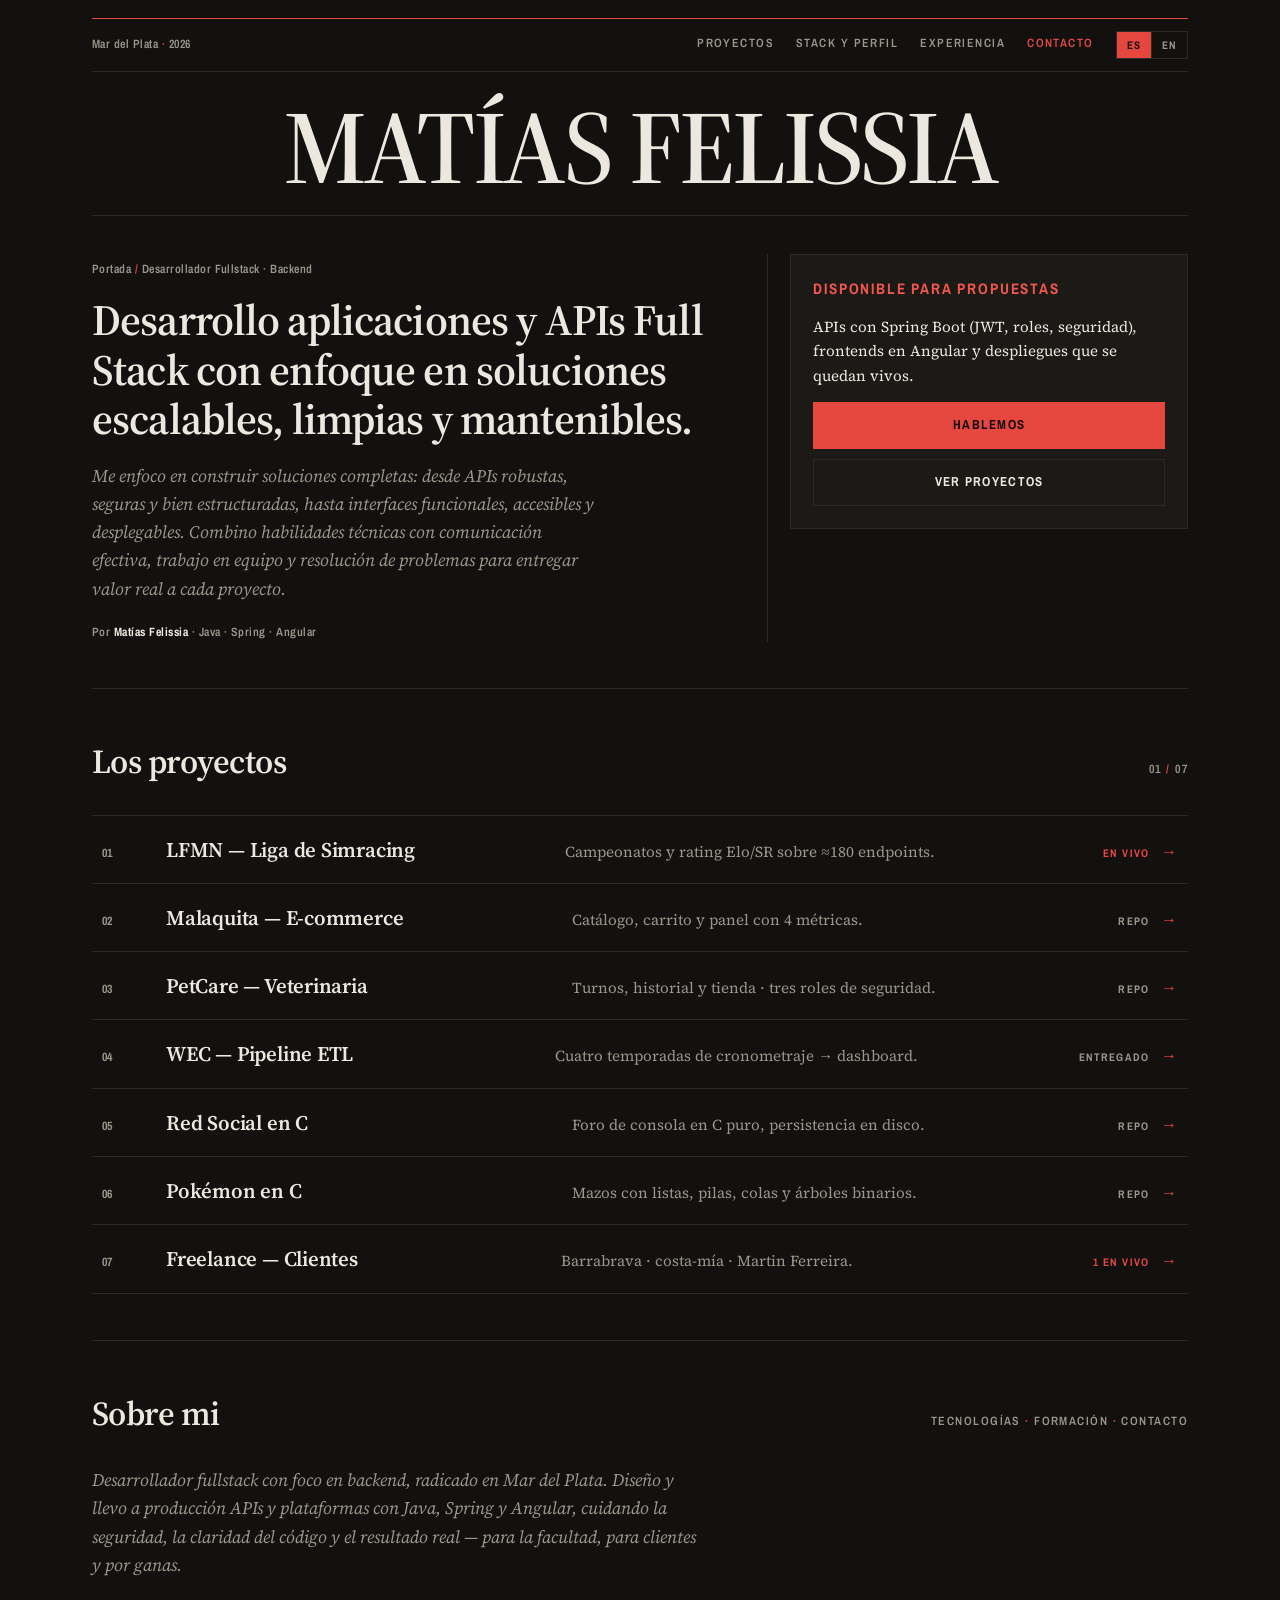
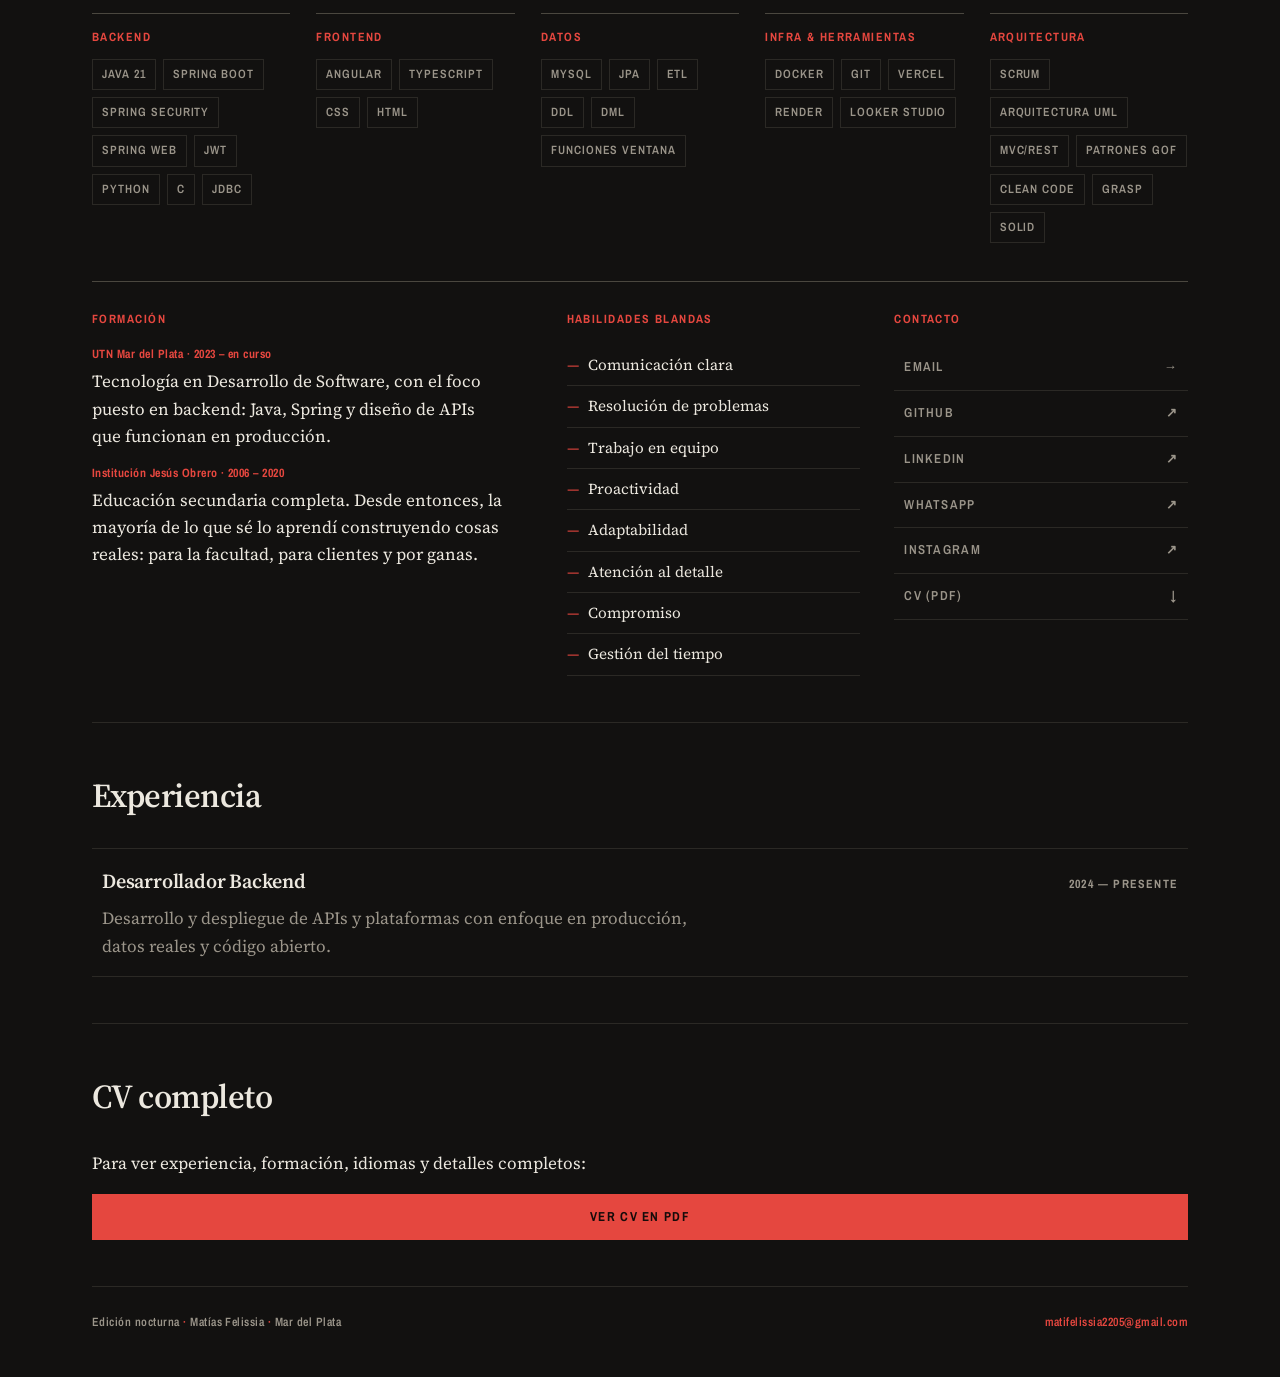
<file: index.html>
﻿<!doctype html>
<html lang="es">
<head>
  <meta charset="utf-8">
  <meta name="viewport" content="width=device-width, initial-scale=1">
  <title>Matías Felissia — Desarrollador Fullstack / Backend</title>
  <meta name="description" content="Portfolio de Matías Felissia. Java, Spring Boot, Angular, React y datos. Siete proyectos: LFMN, Malaquita, PetCare, freelance y pipeline ETL.">
  <meta name="color-scheme" content="dark">
  <meta property="og:title" content="Matías Felissia — Desarrollador Fullstack / Backend">
  <meta property="og:description" content="Siete proyectos con sitio en vivo o repo abierto: Spring Boot, Angular, React, datos. Mar del Plata, Argentina.">
  <meta property="og:type" content="website">
  <link rel="icon" href="data:image/svg+xml,%3Csvg xmlns='http://www.w3.org/2000/svg' viewBox='0 0 32 32'%3E%3Crect width='32' height='32' fill='%23e5473f'/%3E%3Ctext x='16' y='22' font-family='Arial,sans-serif' font-size='14' font-weight='900' text-anchor='middle' fill='%23160b0a'%3EMF%3C/text%3E%3C/svg%3E">
  <link rel="preload" href="assets/fonts/sourceseriflatin.woff2" as="font" type="font/woff2" crossorigin>
  <link rel="preload" href="assets/fonts/sourceseriflatin-italic.woff2" as="font" type="font/woff2" crossorigin>
  <link rel="preload" href="assets/fonts/archivonarrowlatin.woff2" as="font" type="font/woff2" crossorigin>
  <script src="assets/js/site.js" defer></script>
  <style>
    @font-face {
      font-family: "Archivo Narrow";
      src: url("assets/fonts/archivonarrowlatin.woff2") format("woff2");
      font-weight: 400 700;
      font-style: normal;
      font-display: swap;
      unicode-range: U+0000-00FF, U+0131, U+0152-0153, U+02BB-02BC, U+02C6, U+02DA, U+02DC, U+0304, U+0308, U+0329, U+2000-206F, U+20AC, U+2122, U+2191, U+2193, U+2212, U+2215, U+FEFF, U+FFFD;
    }
    @font-face {
      font-family: "Archivo Narrow";
      src: url("assets/fonts/archivonarrowlatin-ext.woff2") format("woff2");
      font-weight: 400 700;
      font-style: normal;
      font-display: swap;
      unicode-range: U+0100-02BA, U+02BD-02C5, U+02C7-02CC, U+02CE-02D7, U+02DD-02FF, U+0304, U+0308, U+0329, U+1D00-1DBF, U+1E00-1E9F, U+1EF2-1EFF, U+2020, U+20A0-20AB, U+20AD-20C0, U+2113, U+2C60-2C7F, U+A720-A7FF;
    }
    @font-face {
      font-family: "Source Serif 4";
      src: url("assets/fonts/sourceseriflatin.woff2") format("woff2");
      font-weight: 200 900;
      font-style: normal;
      font-display: swap;
      unicode-range: U+0000-00FF, U+0131, U+0152-0153, U+02BB-02BC, U+02C6, U+02DA, U+02DC, U+0304, U+0308, U+0329, U+2000-206F, U+20AC, U+2122, U+2191, U+2193, U+2212, U+2215, U+FEFF, U+FFFD;
    }
    @font-face {
      font-family: "Source Serif 4";
      src: url("assets/fonts/sourceseriflatin-ext.woff2") format("woff2");
      font-weight: 200 900;
      font-style: normal;
      font-display: swap;
      unicode-range: U+0100-02BA, U+02BD-02C5, U+02C7-02CC, U+02CE-02D7, U+02DD-02FF, U+0304, U+0308, U+0329, U+1D00-1DBF, U+1E00-1E9F, U+1EF2-1EFF, U+2020, U+20A0-20AB, U+20AD-20C0, U+2113, U+2C60-2C7F, U+A720-A7FF;
    }
    @font-face {
      font-family: "Source Serif 4";
      src: url("assets/fonts/sourceseriflatin-italic.woff2") format("woff2");
      font-weight: 200 900;
      font-style: italic;
      font-display: swap;
      unicode-range: U+0000-00FF, U+0131, U+0152-0153, U+02BB-02BC, U+02C6, U+02DA, U+02DC, U+0304, U+0308, U+0329, U+2000-206F, U+20AC, U+2122, U+2191, U+2193, U+2212, U+2215, U+FEFF, U+FFFD;
    }
    @font-face {
      font-family: "Source Serif 4";
      src: url("assets/fonts/sourceseriflatin-ext-italic.woff2") format("woff2");
      font-weight: 200 900;
      font-style: italic;
      font-display: swap;
      unicode-range: U+0100-02BA, U+02BD-02C5, U+02C7-02CC, U+02CE-02D7, U+02DD-02FF, U+0304, U+0308, U+0329, U+1D00-1DBF, U+1E00-1E9F, U+1EF2-1EFF, U+2020, U+20A0-20AB, U+20AD-20C0, U+2113, U+2C60-2C7F, U+A720-A7FF;
    }

    :root {
      --bg: #121110;
      --bg-hi: #1b1a17;
      --text: #ece8df;
      --muted: #9b958a;
      --hair: #2b2925;
      --rule: #4a473f;
      --red: #e5473f;
      --paper: #f2efe7;
      --serif: "Source Serif 4", Georgia, serif;
      --label: "Archivo Narrow", "Arial Narrow", sans-serif;
    }

    *, *::before, *::after { box-sizing: border-box; }

    html {
      color-scheme: dark;
      scrollbar-color: var(--text) var(--bg);
      scroll-behavior: smooth;
    }

    ::selection { background: var(--text); color: var(--bg); }

    input, textarea, button { caret-color: #f2564d; }

    ::-webkit-scrollbar { width: 12px; height: 12px; }
    ::-webkit-scrollbar-track { background: var(--bg); }
    ::-webkit-scrollbar-thumb { background: var(--text); border: 3px solid var(--bg); }

    body {
      margin: 0;
      background: var(--bg);
      color: var(--text);
      font-family: var(--serif);
      font-size: 17px;
      line-height: 1.6;
      -webkit-font-smoothing: antialiased;
    }

    a { color: inherit; }

    :focus-visible {
      outline: 2px solid var(--red);
      outline-offset: 3px;
    }

    .skip {
      position: absolute;
      left: 8px;
      top: -48px;
      z-index: 10;
      background: var(--text);
      color: var(--bg);
      font-family: var(--label);
      font-size: 0.8125rem;
      font-weight: 700;
      letter-spacing: 0.1em;
      text-transform: uppercase;
      padding: 8px 14px;
      text-decoration: none;
    }
    .skip:focus { top: 8px; }

    .wrap {
      max-width: 1140px;
      margin: 0 auto;
      padding: 0 22px;
    }

    .rule { border: 0; border-top: 1px solid var(--hair); margin: 0; }
    .rule--red { border-top-color: var(--red); }
    .rule--draw { transform-origin: left center; animation: rule-draw 780ms cubic-bezier(0.23, 1, 0.32, 1) 140ms both; }
    @keyframes rule-draw {
      from { transform: scaleX(0); }
      to { transform: scaleX(1); }
    }

    .meta {
      font-family: var(--label);
      font-size: 0.75rem;
      font-weight: 600;
      text-transform: uppercase;
      letter-spacing: 0.12em;
      color: var(--muted);
    }

    .meta b { color: var(--red); font-weight: 700; }

    /* ---------- Masthead ---------- */

    .masthead { padding: 18px 0 0; }

    .masthead__row {
      display: flex;
      justify-content: space-between;
      gap: 16px;
      padding: 12px 0;
      flex-wrap: wrap;
      align-items: center;
    }

    .masthead__right {
      display: flex;
      gap: 22px;
      align-items: center;
      flex-wrap: wrap;
    }

    .nav {
      display: flex;
      gap: 22px;
      flex-wrap: wrap;
    }

    .nav a {
      font-family: var(--label);
      font-size: 0.75rem;
      font-weight: 600;
      text-transform: uppercase;
      letter-spacing: 0.12em;
      text-decoration: none;
      color: var(--muted);
      padding-bottom: 3px;
      background-image: linear-gradient(currentColor, currentColor);
      background-repeat: no-repeat;
      background-size: 0% 1px;
      background-position: 0 100%;
      transition: color 240ms ease, background-size 280ms cubic-bezier(0.23, 1, 0.32, 1);
    }

    .nav a:last-child { color: var(--red); }

    @media (hover: hover) and (pointer: fine) {
      .nav a:hover { color: var(--text); background-size: 100% 1px; }
    }

    .lang {
      display: inline-flex;
      border: 1px solid var(--hair);
    }

    .lang__btn {
      appearance: none;
      background: transparent;
      border: 0;
      border-left: 1px solid var(--hair);
      color: var(--muted);
      font-family: var(--label);
      font-size: 0.6875rem;
      font-weight: 700;
      text-transform: uppercase;
      letter-spacing: 0.1em;
      padding: 6px 10px;
      cursor: pointer;
      transition: color 220ms ease, background-color 220ms ease;
    }

    .lang__btn:first-child { border-left: 0; }
    .lang__btn:hover { color: var(--text); }
    .lang__btn[aria-pressed="true"] { background: var(--red); color: #160b0a; }

    .masthead__name {
      margin: 0;
      padding: 26px 0 18px;
      font-family: var(--serif);
      font-weight: 600;
      font-size: clamp(2.6rem, 9vw, 6.5rem);
      line-height: 0.95;
      letter-spacing: -0.03em;
      text-align: center;
      text-transform: uppercase;
    }

    .masthead__name em {
      font-style: normal;
      font-weight: 400;
      text-transform: none;
      color: var(--muted);
    }

    /* ---------- Feature ---------- */

    .feature {
      display: grid;
      grid-template-columns: 1.7fr 1fr;
      gap: 22px;
      padding: 38px 0 46px;
    }

    .feature > div {
      border-right: 1px solid var(--hair);
      padding-right: 22px;
    }

    .feature h2 {
      margin: 14px 0 18px;
      font-size: clamp(1.7rem, 4vw, 2.7rem);
      font-weight: 600;
      line-height: 1.15;
      letter-spacing: -0.02em;
    }

    .feature h2 em { font-style: italic; color: var(--red); }

    .deck {
      margin: 0;
      font-size: 1.1rem;
      font-style: italic;
      color: var(--muted);
      max-width: 56ch;
    }

    .byline {
      margin: 20px 0 0;
      font-family: var(--label);
      font-size: 0.75rem;
      font-weight: 600;
      letter-spacing: 0.04em;
      color: var(--muted);
    }

    .byline b { color: var(--text); font-weight: 700; }

    .stamp {
      border: 1px solid var(--hair);
      background: var(--bg-hi);
      padding: 22px;
      align-self: start;
    }

    .stamp__label {
      font-family: var(--label);
      font-size: 0.75rem;
      font-weight: 700;
      text-transform: uppercase;
      letter-spacing: 0.12em;
      color: #f2564d;
      margin: 0 0 12px;
    }

    .stamp p { margin: 0 0 14px; font-size: 0.95rem; }

    .stamp .actions {
      display: flex;
      flex-direction: column;
      gap: 10px;
    }

    .btn {
      display: block;
      padding: 12px 16px;
      text-align: center;
      font-family: var(--label);
      font-size: 0.8125rem;
      font-weight: 700;
      text-transform: uppercase;
      letter-spacing: 0.1em;
      text-decoration: none;
      border: 1px solid var(--hair);
      color: var(--text);
      transition: background-color 220ms ease, color 220ms ease, border-color 220ms ease;
    }

    .btn:hover { background: var(--text); color: var(--bg); border-color: var(--text); }

    .btn--red { background: var(--red); border-color: var(--red); color: #160b0a; }
    .btn--red:hover { background: var(--paper); border-color: var(--paper); color: var(--bg); }

    /* ---------- Sections ---------- */

    .sec { padding: 46px 0; border-top: 1px solid var(--hair); }

    .sec__head {
      display: flex;
      justify-content: space-between;
      align-items: baseline;
      gap: 14px;
      margin-bottom: 26px;
    }

    .sec__title {
      margin: 0;
      font-size: clamp(1.5rem, 3.2vw, 2.1rem);
      font-weight: 600;
      letter-spacing: -0.015em;
    }

    /* ---------- Stories list ---------- */

    .stories { border-top: 1px solid var(--hair); }

    .story {
      display: grid;
      grid-template-columns: 46px 1.1fr 1.5fr auto;
      align-items: baseline;
      gap: 18px;
      padding: 17px 10px;
      border-bottom: 1px solid var(--hair);
      text-decoration: none;
      transition: background-color 240ms ease;
    }

    .story:hover { background: var(--bg-hi); }
    .story:hover .story__title { color: #f2564d; }

    @media (hover: hover) and (pointer: fine) {
      .story:hover .story__arrow { transform: translateX(7px); }
    }

    .story__num {
      font-family: var(--label);
      font-size: 0.75rem;
      font-weight: 700;
      color: var(--muted);
      font-variant-numeric: tabular-nums;
    }

    .story__title {
      font-size: clamp(1.05rem, 2vw, 1.3rem);
      font-weight: 600;
      letter-spacing: -0.01em;
      transition: color 240ms ease;
    }

    .story__desc {
      font-size: 0.95rem;
      color: var(--muted);
      line-height: 1.5;
    }

    .story__side {
      display: flex;
      align-items: baseline;
      gap: 12px;
      font-family: var(--label);
      font-size: 0.6875rem;
      font-weight: 700;
      text-transform: uppercase;
      letter-spacing: 0.1em;
      color: var(--muted);
      white-space: nowrap;
    }

    .story__side .live { color: var(--red); }
    .story:hover .story__side .live { color: #f2564d; }

    .story__arrow {
      color: var(--red);
      transition: transform 260ms cubic-bezier(0.23, 1, 0.32, 1);
      font-family: var(--serif);
      font-size: 1rem;
    }

    /* ---------- Stack ---------- */

    .tags {
      display: flex;
      flex-wrap: wrap;
      gap: 10px;
    }

    .tag {
      font-family: var(--label);
      font-size: 0.8125rem;
      font-weight: 600;
      text-transform: uppercase;
      letter-spacing: 0.08em;
      padding: 7px 13px;
      border: 1px solid var(--hair);
      color: var(--muted);
      transition: color 220ms ease, border-color 220ms ease;
    }

    .tag:hover { color: var(--text); border-color: var(--text); }

    /* ---------- About / contact ---------- */

    .cols {
      display: grid;
      grid-template-columns: 1.4fr 1fr;
      gap: 20px;
    }

    .cols > div:first-child {
      border-right: 1px solid var(--hair);
      padding-right: 20px;
    }

    .cols p { margin: 0 0 16px; max-width: 58ch; }

    .where {
      font-family: var(--label);
      font-size: 0.75rem;
      font-weight: 700;
      letter-spacing: 0.04em;
      color: var(--red);
      margin-bottom: 4px !important;
    }

    .contact-list { list-style: none; margin: 0; padding: 0; }

    .contact-list a {
      display: flex;
      justify-content: space-between;
      gap: 12px;
      padding: 12px 10px;
      border-bottom: 1px solid var(--hair);
      font-family: var(--label);
      font-size: 0.8125rem;
      font-weight: 600;
      text-transform: uppercase;
      letter-spacing: 0.1em;
      text-decoration: none;
      color: var(--muted);
      transition: color 220ms ease, background-color 240ms ease;
    }
    .contact-list a span:last-child {
      transition: transform 260ms cubic-bezier(0.23, 1, 0.32, 1);
    }

    @media (hover: hover) and (pointer: fine) {
      .contact-list a:hover { color: var(--text); background: var(--bg-hi); }
      .contact-list a:hover span:last-child { transform: translateX(3px); }
    }

    /* ---------- Colophon ---------- */

    .colophon {
      border-top: 1px solid var(--hair);
      padding: 26px 0 44px;
      display: flex;
      justify-content: space-between;
      gap: 14px;
      flex-wrap: wrap;
    }

    .colophon a { color: var(--red); text-decoration: none; }
    .colophon a:hover { text-decoration: underline; }

    /* Long metadata lines: mixed case, tight tracking (uppercase reserved for short labels) */

    .masthead__row .meta,
    .feature .meta,
    .colophon .meta {
      text-transform: none;
      letter-spacing: 0.04em;
    }

    /* ---------- Motion ---------- */

    .rise {
      animation: rise 560ms cubic-bezier(0.23, 1, 0.32, 1) both;
      animation-delay: var(--d, 0ms);
    }

    @keyframes rise {
      from { opacity: 0; transform: translateY(18px); }
      to { opacity: 1; transform: translateY(0); }
    }

    @media (prefers-reduced-motion: reduce) {
      html { scroll-behavior: auto; }
      .rise, .rule--draw { animation: none; }
      .story, .btn, .nav a, .tag, .contact-list a, .story__arrow, .lang__btn,
      .tech-list li, .contact-list a span { transition: none; }
    }

        /* ---------- Stack & profile (merged) ---------- */

    .perfil__lede {
      margin: 0 0 34px;
      max-width: 68ch;
    }

    .perfil__grp {
      display: grid;
      grid-template-columns: repeat(5, minmax(0, 1fr));
      gap: 30px 26px;
    }

    .tech-group {
      border-top: 1px solid var(--rule);
      padding-top: 14px;
      display: flex;
      flex-direction: column;
      gap: 12px;
    }
    .tech-group__title {
      margin: 0;
      font-family: var(--label);
      font-size: 0.75rem;
      font-weight: 700;
      text-transform: uppercase;
      letter-spacing: 0.12em;
      color: var(--red);
    }
    .tech-list {
      margin: 0;
      padding: 0;
      list-style: none;
      display: flex;
      flex-wrap: wrap;
      gap: 7px;
    }
    .tech-list li {
      font-family: var(--label);
      font-size: 0.75rem;
      font-weight: 600;
      text-transform: uppercase;
      letter-spacing: 0.08em;
      padding: 5px 9px;
      border: 1px solid var(--hair);
      color: var(--muted);
      transition: color 200ms ease, border-color 200ms ease;
    }
    .tech-group:hover .tech-list li { color: var(--text); border-color: var(--text); }

    .perfil__foot {
      display: grid;
      grid-template-columns: 1.5fr 1fr 1fr;
      gap: 34px;
      border-top: 1px solid var(--rule);
      margin-top: 38px;
      padding-top: 28px;
    }
    .perfil__block-title {
      margin: 0 0 16px;
      font-family: var(--label);
      font-size: 0.75rem;
      font-weight: 700;
      text-transform: uppercase;
      letter-spacing: 0.12em;
      color: var(--red);
    }
    .perfil__edu p { margin: 0 0 14px; max-width: 46ch; }
    .perfil__edu p:last-child { margin-bottom: 0; }
    .skill-list {
      margin: 0;
      padding: 0;
      list-style: none;
    }
    .skill-list li {
      padding: 8px 0;
      border-bottom: 1px solid var(--hair);
      font-size: 0.95rem;
      color: var(--text);
    }
    .skill-list li::before {
      content: "—";
      color: var(--red);
      margin-right: 9px;
    }
    .timeline {
      border-top: 1px solid var(--hair);
    }
    .exp-item {
      border-bottom: 1px solid var(--hair);
      padding: 16px 10px;
      display: flex;
      flex-direction: column;
      gap: 8px;
    }
    .exp-header {
      display: flex;
      justify-content: space-between;
      align-items: baseline;
      gap: 12px;
      flex-wrap: wrap;
    }
    .exp-title {
      margin: 0;
      font-size: clamp(1.05rem, 2vw, 1.25rem);
      font-weight: 600;
      letter-spacing: -0.01em;
    }
    .exp-date {
      font-family: var(--label);
      font-size: 0.75rem;
      font-weight: 700;
      text-transform: uppercase;
      letter-spacing: 0.1em;
      color: var(--muted);
    }
    .exp-desc {
      margin: 0;
      color: var(--muted);
      max-width: 70ch;
    }
    @media (max-width: 1080px) {
      .perfil__grp { grid-template-columns: repeat(3, minmax(0, 1fr)); }
      .perfil__foot { grid-template-columns: 1fr 1fr; }
      .perfil__edu { grid-column: 1 / -1; }
    }
    @media (max-width: 640px) {
      .perfil__grp { grid-template-columns: 1fr; }
      .perfil__foot { grid-template-columns: 1fr; gap: 30px; }
    }

    @media (max-width: 880px) {
      .feature { grid-template-columns: 1fr; gap: 44px; }
      .feature > div { border-right: 0; padding-inline-end: 0; }
      .story { grid-template-columns: 36px 1fr; }
      .story__desc { grid-column: 2; }
      .story__side { grid-column: 2; }
      .cols { grid-template-columns: 1fr; gap: 40px; }
      .cols > div:first-child { border-right: 0; padding-inline-end: 0; }
    }
  </style>
</head>
<body>

<a class="skip" href="#main" data-en="Skip to content">Saltar al contenido</a>

<div class="wrap">
  <header class="masthead">
    <hr class="rule rule--red rule--draw">
    <div class="masthead__row">
      <span class="meta" data-en="Night edition <b>·</b> Mar del Plata <b>·</b> 2026">Mar del Plata <b>·</b> 2026</span>
      <div class="masthead__right">
        <nav class="nav" aria-label="Principal" data-en-label="Main">
          <a href="#proyectos" data-en="Projects">Proyectos</a> <a href="#stack" data-en="Stack &amp; profile">Stack y perfil</a>
          <a href="#experiencia" data-en="Experience">Experiencia</a>
          <a href="contacto.html" data-en="Contact">Contacto</a>
        </nav>
        <div class="lang" role="group" aria-label="Idioma / Language">
          <button type="button" class="lang__btn" data-lang="es" aria-pressed="true">ES</button>
          <button type="button" class="lang__btn" data-lang="en" aria-pressed="false">EN</button>
        </div>
      </div>
    </div>
    <hr class="rule">
    <h1 class="masthead__name rise" style="--d:0ms">Matías Felissia</h1>
    <hr class="rule">
  </header>

  <main id="main">
    <section class="feature">
      <div>
        <span class="meta rise" style="--d:60ms" data-en="Front page <b>/</b> Fullstack · Backend developer">Portada <b>/</b> Desarrollador Fullstack · Backend</span>
        <h2 class="rise" style="--d:100ms" data-en="I build full-stack applications and APIs focused on scalable, clean and maintainable solutions.">Desarrollo aplicaciones y APIs Full Stack con enfoque en soluciones escalables, limpias y mantenibles.</h2>
        <p class="deck rise" style="--d:140ms" data-en="I focus on building complete solutions: from robust, secure and well-structured APIs to functional, accessible and deployable interfaces. I combine technical skills with effective communication, teamwork and problem solving to deliver real value on every project.">Me enfoco en construir soluciones completas: desde APIs robustas, seguras y bien estructuradas, hasta interfaces funcionales, accesibles y desplegables. Combino habilidades técnicas con comunicación efectiva, trabajo en equipo y resolución de problemas para entregar valor real a cada proyecto.</p>
        <p class="byline rise" style="--d:180ms" data-en="By <b>Matías Felissia</b> · Java · Spring · Angular">Por <b>Matías Felissia</b> · Java · Spring · Angular</p>
      </div>

      <aside class="stamp rise" style="--d:220ms" aria-label="Disponibilidad" data-en-label="Availability">
        <p class="stamp__label" data-en="Available for work">Disponible para propuestas</p>
        <p data-en="APIs with Spring Boot (JWT, roles, security), Angular frontends and deployments that stay live.">APIs con Spring Boot (JWT, roles, seguridad), frontends en Angular y despliegues que se quedan vivos.</p>
        <div class="actions">
          <a class="btn btn--red" href="contacto.html" data-en="Let's talk">Hablemos</a>
          <a class="btn" href="#proyectos" data-en="See projects">Ver proyectos</a>
        </div>
      </aside>
    </section>

    <section class="sec" id="proyectos" aria-labelledby="t-p">
      <div class="sec__head rise">
        <h2 class="sec__title" id="t-p" data-en="The projects">Los proyectos</h2>
        <span class="meta">01 <b>/</b> 07</span>
      </div>

      <div class="stories">
        <a class="story rise" style="--d:0ms" href="proyectos/lfmn.html">
          <span class="story__num">01</span>
          <span class="story__title" data-en="LFMN — Simracing League">LFMN — Liga de Simracing</span>
          <span class="story__desc" data-en="Championships and Elo/SR rating over ~180 endpoints.">Campeonatos y rating Elo/SR sobre ≈180 endpoints.</span>
          <span class="story__side"><span class="live" data-en="Live">En vivo</span><span class="story__arrow" aria-hidden="true">→</span></span>
        </a>
        <a class="story rise" style="--d:40ms" href="proyectos/malaquita.html">
          <span class="story__num">02</span>
          <span class="story__title">Malaquita — E-commerce</span>
          <span class="story__desc" data-en="Catalog, cart and a panel with 4 metrics.">Catálogo, carrito y panel con 4 métricas.</span>
          <span class="story__side">Repo<span class="story__arrow" aria-hidden="true">→</span></span>
        </a>
        <a class="story rise" style="--d:80ms" href="proyectos/petcare.html">
          <span class="story__num">03</span>
          <span class="story__title" data-en="PetCare — Veterinary clinic">PetCare — Veterinaria</span>
          <span class="story__desc" data-en="Appointments, history and store · three security roles.">Turnos, historial y tienda · tres roles de seguridad.</span>
          <span class="story__side">Repo<span class="story__arrow" aria-hidden="true">→</span></span>
        </a>
        <a class="story rise" style="--d:120ms" href="proyectos/wec.html">
          <span class="story__num">04</span>
          <span class="story__title">WEC — Pipeline ETL</span>
          <span class="story__desc" data-en="Four timing seasons → dashboard.">Cuatro temporadas de cronometraje → dashboard.</span>
          <span class="story__side"><span data-en="Delivered">Entregado</span><span class="story__arrow" aria-hidden="true">→</span></span>
        </a>
        <a class="story rise" style="--d:160ms" href="proyectos/redsocial.html">
          <span class="story__num">05</span>
          <span class="story__title" data-en="Social Network in C">Red Social en C</span>
          <span class="story__desc" data-en="Console forum in pure C, persistence on disk.">Foro de consola en C puro, persistencia en disco.</span>
          <span class="story__side">Repo<span class="story__arrow" aria-hidden="true">→</span></span>
        </a>
        <a class="story rise" style="--d:200ms" href="proyectos/pokemon.html">
          <span class="story__num">06</span>
          <span class="story__title" data-en="Pokémon in C">Pokémon en C</span>
          <span class="story__desc" data-en="Decks with lists, stacks, queues and binary trees.">Mazos con listas, pilas, colas y árboles binarios.</span>
          <span class="story__side">Repo<span class="story__arrow" aria-hidden="true">→</span></span>
        </a>
        <a class="story rise" style="--d:240ms" href="proyectos/freelance.html">
          <span class="story__num">07</span>
          <span class="story__title" data-en="Freelance — Client work">Freelance — Clientes</span>
          <span class="story__desc">Barrabrava · costa-mía · Martin Ferreira.</span>
          <span class="story__side"><span class="live" data-en="1 live">1 en vivo</span><span class="story__arrow" aria-hidden="true">→</span></span>
        </a>
      </div>
    </section>

    <section class="sec" id="stack" aria-labelledby="t-stack">
      <div class="sec__head rise">
        <h2 class="sec__title" id="t-stack" data-en="About me">Sobre mi</h2>
        <span class="meta" data-en="Technologies <b>·</b> Training <b>·</b> Contact">Tecnologías <b>·</b> Formación <b>·</b> Contacto</span>
      </div>

      <p class="deck perfil__lede rise" style="--d:40ms" data-en="Fullstack developer focused on backend, based in Mar del Plata. I design and ship APIs and platforms to production with Java, Spring and Angular, caring about security, code clarity and the real outcome — for university, for clients and for the fun of it.">Desarrollador fullstack con foco en backend, radicado en Mar del Plata. Diseño y llevo a producción APIs y plataformas con Java, Spring y Angular, cuidando la seguridad, la claridad del código y el resultado real — para la facultad, para clientes y por ganas.</p>

      <div class="perfil__grp">
        <article class="tech-group rise" style="--d:80ms">
          <h3 class="tech-group__title" data-en="Backend">Backend</h3>
          <ul class="tech-list">
            <li>Java 21</li>
            <li>Spring Boot</li>
            <li>Spring Security</li>
            <li>Spring Web</li>
            <li>JWT</li>
            <li>Python</li>
            <li>C</li>
            <li>JDBC</li>
          </ul>
        </article>
        <article class="tech-group rise" style="--d:160ms">
          <h3 class="tech-group__title" data-en="Frontend">Frontend</h3>
          <ul class="tech-list">
            <li>Angular</li>
            <li>TypeScript</li>
            <li>CSS</li>
            <li>HTML</li>
          </ul>
        </article>
        <article class="tech-group rise" style="--d:240ms">
          <h3 class="tech-group__title" data-en="Data">Datos</h3>
          <ul class="tech-list">
            <li>MySQL</li>
            <li>JPA</li>
            <li>ETL</li>
            <li>DDL</li>
            <li>DML</li>
            <li data-en="Window Functions">Funciones Ventana</li>
          </ul>
        </article>
        <article class="tech-group rise" style="--d:320ms">
          <h3 class="tech-group__title" data-en="Infra &amp; Tools">Infra &amp; herramientas</h3>
          <ul class="tech-list">
            <li>Docker</li>
            <li>Git</li>
            <li>Vercel</li>
            <li>Render</li>
            <li>Looker Studio</li>
          </ul>
        </article>
        <article class="tech-group rise" style="--d:400ms">
          <h3 class="tech-group__title" data-en="Architecture">Arquitectura</h3>
          <ul class="tech-list">
            <li>Scrum</li>
            <li data-en="UML Architecture">Arquitectura UML</li>
            <li>MVC/REST</li>
            <li data-en="GoF Patterns">Patrones GoF</li>
            <li>Clean Code</li>
            <li>GRASP</li>
            <li>SOLID</li>
          </ul>
        </article>
      </div>

      <div class="perfil__foot">
        <section class="perfil__edu rise" style="--d:120ms" id="educacion" aria-label="Formación" data-en-label="Training">
          <h3 class="perfil__block-title" data-en="Training">Formación</h3>
          <p class="where" data-en="UTN Mar del Plata · 2023 – in progress">UTN Mar del Plata · 2023 – en curso</p>
          <p data-en="Technologist in Software Development, focused on backend: Java, Spring and API design that runs in production.">Tecnología en Desarrollo de Software, con el foco puesto en backend: Java, Spring y diseño de APIs que funcionan en producción.</p>
          <p class="where">Institución Jesús Obrero · 2006 – 2020</p>
          <p data-en="Full secondary education. Since then, most of what I know I learned building real things: for university, for clients and for fun.">Educación secundaria completa. Desde entonces, la mayoría de lo que sé lo aprendí construyendo cosas reales: para la facultad, para clientes y por ganas.</p>
        </section>

        <section class="rise" style="--d:180ms" aria-label="Habilidades blandas" data-en-label="Soft skills">
          <h3 class="perfil__block-title" data-en="Soft skills">Habilidades blandas</h3>
          <ul class="skill-list">
            <li data-en="Clear communication">Comunicación clara</li>
            <li data-en="Problem solving">Resolución de problemas</li>
            <li data-en="Teamwork">Trabajo en equipo</li>
            <li data-en="Proactivity">Proactividad</li>
            <li data-en="Adaptability">Adaptabilidad</li>
            <li data-en="Attention to detail">Atención al detalle</li>
            <li data-en="Commitment">Compromiso</li>
            <li data-en="Time management">Gestión del tiempo</li>
          </ul>
        </section>

        <section class="rise" style="--d:240ms" aria-label="Contacto" data-en-label="Contact">
          <h3 class="perfil__block-title" data-en="Contact">Contacto</h3>
          <ul class="contact-list">
            <li><a href="mailto:matifelissia2205@gmail.com">Email <span>→</span></a></li>
            <li><a href="https://github.com/matifl3" target="_blank" rel="noopener">GitHub <span>↗</span></a></li>
            <li><a href="https://www.linkedin.com/in/matias-felissia-b908841aa/" target="_blank" rel="noopener">LinkedIn <span>↗</span></a></li>
            <li><a href="https://wa.me/5492235391618" target="_blank" rel="noopener">WhatsApp <span>↗</span></a></li>
            <li><a href="https://www.instagram.com/matifl_/" target="_blank" rel="noopener">Instagram <span>↗</span></a></li>
            <li><a href="assets/Curriculum Vitae - Matías Felissia.pdf" download><span data-en="CV (PDF)">CV (PDF)</span> <span>↓</span></a></li>
          </ul>
        </section>
      </div>
    </section>

    <section class="sec" id="experiencia" aria-labelledby="exp-title">
      <div class="sec__head">
        <h2 class="sec__title" id="exp-title" data-en="Experience">Experiencia</h2>
      </div>
      <div class="timeline">
        <article class="exp-item">
          <header class="exp-header">
            <h3 class="exp-title" data-en="Backend Developer">Desarrollador Backend</h3>
            <span class="exp-date" data-en="2024 — Present">2024 — Presente</span>
          </header>
          <p class="exp-desc" data-en="Development and deployment of APIs and platforms with a production focus, real data and open-source mindset.">Desarrollo y despliegue de APIs y plataformas con enfoque en producción, datos reales y código abierto.</p>
        </article>
      </div>
    </section>

    <section class="sec" id="cv-completo" aria-labelledby="cv-title">
      <div class="sec__head">
        <h2 class="sec__title" id="cv-title" data-en="Full CV">CV completo</h2>
      </div>
      <p data-en="For full details (experience, education, languages, etc.):">Para ver experiencia, formación, idiomas y detalles completos:</p>
      <a class="btn btn--red" href="assets/Curriculum Vitae - Matías Felissia.pdf" target="_blank" rel="noopener noreferrer" data-en="View CV (PDF)">Ver CV en PDF</a>
    </section>

  </main>

  <footer class="colophon">
    <span class="meta" data-en="Night edition <b>·</b> Matías Felissia <b>·</b> Mar del Plata">Edición nocturna <b>·</b> Matías Felissia <b>·</b> Mar del Plata</span>
    <span class="meta"><a href="mailto:matifelissia2205@gmail.com">matifelissia2205@gmail.com</a></span>
  </footer>
</div>

</body>
</html>
</file>
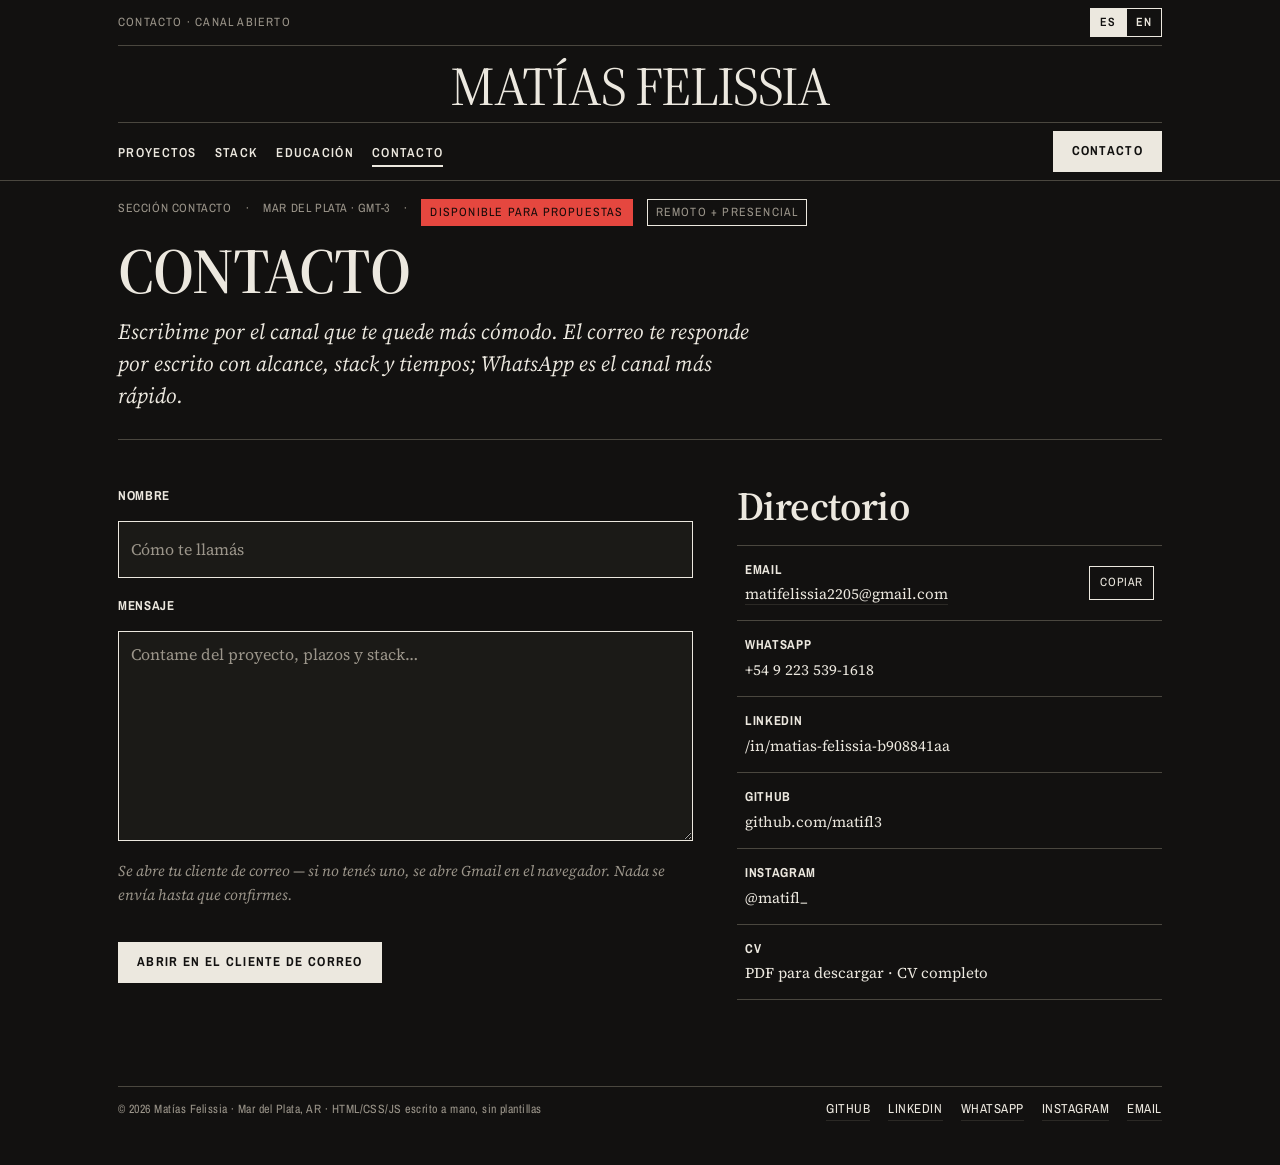
<file: contacto.html>
﻿<!doctype html>
<html lang="es">
<head>
  <meta charset="utf-8">
  <meta name="viewport" content="width=device-width, initial-scale=1">
  <title>Contacto — Matías Felissia</title>
  <meta name="description" content="Contacto: email, WhatsApp, LinkedIn e Instagram de Matías Felissia, desarrollador fullstack en Mar del Plata.">
  <meta name="color-scheme" content="dark">
  <link rel="icon" href="data:image/svg+xml,%3Csvg xmlns='http://www.w3.org/2000/svg' viewBox='0 0 32 32'%3E%3Crect width='32' height='32' fill='%23e5473f'/%3E%3Ctext x='16' y='22' font-family='Arial,sans-serif' font-size='14' font-weight='900' text-anchor='middle' fill='%23160b0a'%3EMF%3C/text%3E%3C/svg%3E">
  <link rel="preload" href="assets/fonts/sourceseriflatin.woff2" as="font" type="font/woff2" crossorigin>
  <link rel="stylesheet" href="assets/css/press.css">
  <script src="assets/js/site.js" defer></script>
</head>
<body>
  <a class="skip" href="#main" data-en="Skip to content">Saltar al contenido</a>

  <header class="masthead">
    <div class="shell">
      <div class="masthead__folio">
        <p class="masthead__folio-note">
          <span data-en="Contact · channel open">Contacto · canal abierto</span>
        </p>
        <div class="lang" role="group" aria-label="Idioma / Language">
          <button type="button" class="lang__btn" data-lang="es" aria-pressed="true">ES</button>
          <button type="button" class="lang__btn" data-lang="en" aria-pressed="false">EN</button>
        </div>
      </div>

      <a class="masthead__name" href="index.html">Matías Felissia</a>

      <div class="masthead__bar">
        <nav aria-label="Principal">
          <ul class="nav">
            <li><a class="nav__link" href="index.html#proyectos" data-en="Projects">Proyectos</a></li>
            <li><a class="nav__link" href="index.html#stack" data-en="Stack">Stack</a></li>
            <li><a class="nav__link" href="index.html#educacion" data-en="Education">Educación</a></li>
            <li><a class="nav__link" href="contacto.html" aria-current="page" data-en="Contact">Contacto</a></li>
          </ul>
        </nav>
        <a class="btn btn--ink masthead__cta" href="contacto.html" aria-current="page" data-en="Contact">Contacto</a>
      </div>
    </div>
  </header>

  <main id="main" class="shell">
    <section class="storyhead" aria-labelledby="page-title">
      <p class="storyhead__meta">
        <span data-en="Contact section">Sección contacto</span>
        <span aria-hidden="true">·</span>
        <span data-en="Mar del Plata · GMT-3">Mar del Plata · GMT-3</span>
        <span aria-hidden="true">·</span>
        <span class="chip chip--live" data-en="Available for work">Disponible para propuestas</span>
        <span class="chip" data-en="Remote + on-site">Remoto + presencial</span>
      </p>

      <h1 class="storyhead__title" id="page-title" data-en="Contact">Contacto</h1>

      <p class="storyhead__deck" data-en="Write on whichever channel suits you. Email gets you a written reply with scope, stack and timeline; WhatsApp is the fastest way to reach me.">Escribime por el canal que te quede más cómodo. El correo te responde por escrito con alcance, stack y tiempos; WhatsApp es el canal más rápido.</p>
    </section>

    <section class="section section--flush">
      <div class="letters">
        <form class="form" id="composer">
          <div class="form__row">
            <label for="f-name" data-en="Name">Nombre</label>
            <input type="text" id="f-name" name="name" autocomplete="name" required data-en-ph="Your name" placeholder="Cómo te llamás">
          </div>
          <div class="form__row">
            <label for="f-msg" data-en="Message">Mensaje</label>
            <textarea id="f-msg" name="message" rows="7" required data-en-ph="Tell me about the project, deadline and stack…" placeholder="Contame del proyecto, plazos y stack…"></textarea>
          </div>
          <p class="form__hint" data-en="Opens your mail app — Gmail in the browser if your device has no mail client. Nothing is sent until you confirm.">Se abre tu cliente de correo — si no tenés uno, se abre Gmail en el navegador. Nada se envía hasta que confirmes.</p>
          <div>
            <button type="submit" class="btn btn--ink" data-en="Open in mail app">Abrir en el cliente de correo</button>
          </div>
        </form>

        <div>
          <h2 class="directory__title" data-en="Directory">Directorio</h2>

          <div class="directory">
            <div class="directory__row">
              <span>
                <span class="directory__name">Email</span>
                <span class="directory__link"><a href="mailto:matifelissia2205@gmail.com">matifelissia2205@gmail.com</a></span>
              </span>
              <button type="button" class="copybtn" data-copy="matifelissia2205@gmail.com">
                <span data-copy-label data-es-copied="Copiado" data-en-copied="Copied" data-en="Copy" data-en-label="Copy email address" aria-label="Copiar dirección de correo">Copiar</span>
              </button>
            </div>

            <a class="directory__row" href="https://wa.me/5492235391618" target="_blank" rel="noopener">
              <span>
                <span class="directory__name">WhatsApp</span>
                <span class="directory__link">+54 9 223 539-1618</span>
              </span>
            </a>

            <a class="directory__row" href="https://www.linkedin.com/in/matias-felissia-b908841aa/" target="_blank" rel="noopener">
              <span>
                <span class="directory__name">LinkedIn</span>
                <span class="directory__link">/in/matias-felissia-b908841aa</span>
              </span>
            </a>

            <a class="directory__row" href="https://github.com/matifl3" target="_blank" rel="noopener">
              <span>
                <span class="directory__name">GitHub</span>
                <span class="directory__link">github.com/matifl3</span>
              </span>
            </a>

            <a class="directory__row" href="https://www.instagram.com/matifl_/" target="_blank" rel="noopener">
              <span>
                <span class="directory__name">Instagram</span>
                <span class="directory__link">@matifl_</span>
              </span>
            </a>

            <a class="directory__row" href="assets/Curriculum Vitae - Matías Felissia.pdf" download>
              <span>
                <span class="directory__name">CV</span>
                <span class="directory__link" data-en="Downloadable PDF · full CV">PDF para descargar · CV completo</span>
              </span>
            </a>
          </div>
        </div>
      </div>
    </section>
  </main>

  <footer class="colophon">
    <div class="shell">
      <div class="colophon__inner">
        <p class="colophon__meta" data-en="© 2026 Matías Felissia · Mar del Plata, AR · hand-written HTML/CSS/JS, no templates">© 2026 Matías Felissia · Mar del Plata, AR · HTML/CSS/JS escrito a mano, sin plantillas</p>
        <nav class="colophon__links" aria-label="Redes">
          <a href="https://github.com/matifl3" target="_blank" rel="noopener">GitHub</a>
          <a href="https://www.linkedin.com/in/matias-felissia-b908841aa/" target="_blank" rel="noopener">LinkedIn</a>
          <a href="https://wa.me/5492235391618" target="_blank" rel="noopener">WhatsApp</a>
          <a href="https://www.instagram.com/matifl_/" target="_blank" rel="noopener">Instagram</a>
          <a href="mailto:matifelissia2205@gmail.com">Email</a>
        </nav>
      </div>
    </div>
  </footer>
</body>
</html>
</file>
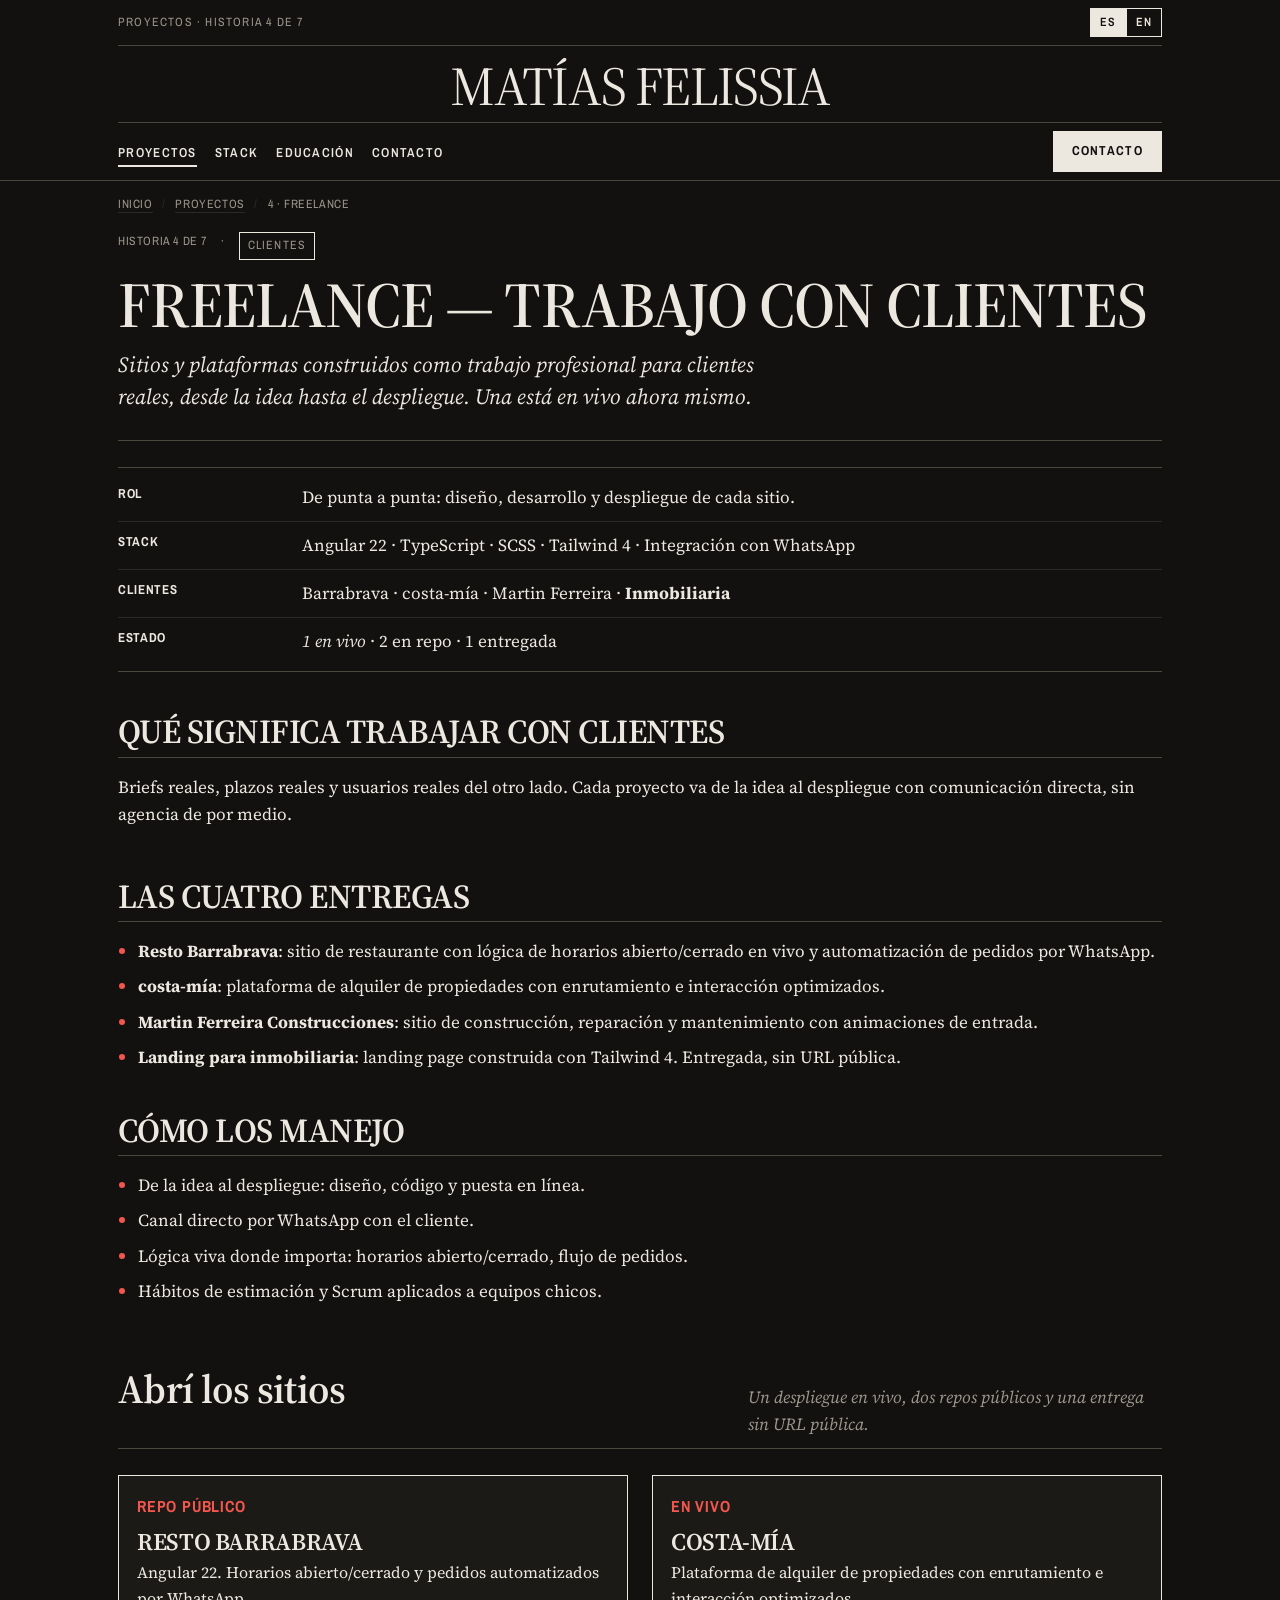
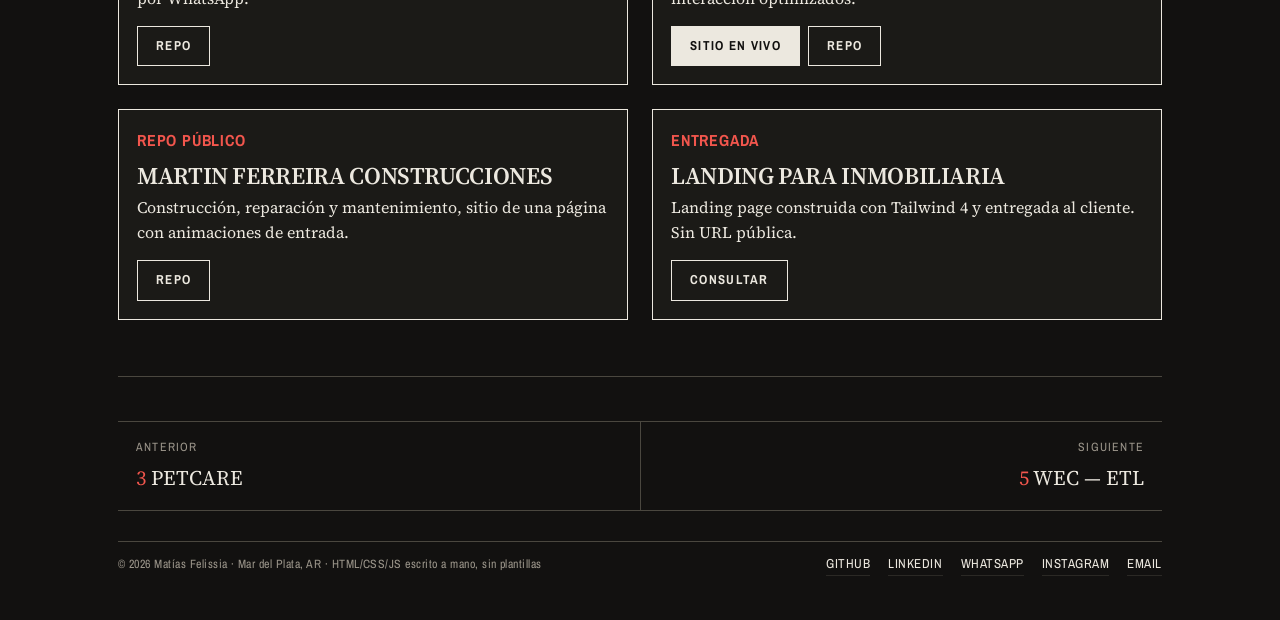
<file: proyectos/freelance.html>
<!doctype html>
<html lang="es">
<head>
  <meta charset="utf-8">
  <meta name="viewport" content="width=device-width, initial-scale=1">
  <title>Freelance — Trabajo con clientes · Matías Felissia</title>
  <meta name="description" content="Sitios y plataformas en producción para clientes reales: Resto Barrabrava, costa-mía, Martin Ferreira Construcciones y una landing con Tailwind 4.">
  <meta name="color-scheme" content="dark">
  <link rel="icon" href="data:image/svg+xml,%3Csvg xmlns='http://www.w3.org/2000/svg' viewBox='0 0 32 32'%3E%3Crect width='32' height='32' fill='%23e5473f'/%3E%3Ctext x='16' y='22' font-family='Arial,sans-serif' font-size='14' font-weight='900' text-anchor='middle' fill='%23160b0a'%3EMF%3C/text%3E%3C/svg%3E">
  <link rel="preload" href="../assets/fonts/sourceseriflatin.woff2" as="font" type="font/woff2" crossorigin>
  <link rel="stylesheet" href="../assets/css/press.css">
  <script src="../assets/js/site.js" defer></script>
</head>
<body>
  <a class="skip" href="#main" data-en="Skip to content">Saltar al contenido</a>

  <header class="masthead">
    <div class="shell">
      <div class="masthead__folio">
        <p class="masthead__folio-note">
          <span data-en="Projects · story 4 of 7">Proyectos · historia 4 de 7</span>
        </p>
        <div class="lang" role="group" aria-label="Idioma / Language">
          <button type="button" class="lang__btn" data-lang="es" aria-pressed="true">ES</button>
          <button type="button" class="lang__btn" data-lang="en" aria-pressed="false">EN</button>
        </div>
      </div>

      <a class="masthead__name" href="../index.html">Matías Felissia</a>

      <div class="masthead__bar">
        <nav aria-label="Principal">
          <ul class="nav">
            <li><a class="nav__link" href="../index.html#proyectos" aria-current="page" data-en="Projects">Proyectos</a></li>
            <li><a class="nav__link" href="../index.html#stack" data-en="Stack">Stack</a></li>
            <li><a class="nav__link" href="../index.html#educacion" data-en="Education">Educación</a></li>
            <li><a class="nav__link" href="../contacto.html" data-en="Contact">Contacto</a></li>
          </ul>
        </nav>
        <a class="btn btn--ink masthead__cta" href="../contacto.html" data-en="Contact">Contacto</a>
      </div>
    </div>
  </header>

  <main id="main" class="shell">
    <p class="crumbs">
      <a href="../index.html" data-en="Home">Inicio</a>
      <span aria-hidden="true">/</span>
      <a href="../index.html#proyectos" data-en="Projects">Proyectos</a>
      <span aria-hidden="true">/</span>
      <span>4 · Freelance</span>
    </p>

    <header class="storyhead">
      <p class="storyhead__meta">
        <span data-en="Story 4 of 7">Historia 4 de 7</span>
        <span aria-hidden="true">·</span>
        <span class="chip" data-en="Clients">Clientes</span>
      </p>
      <h1 class="storyhead__title" data-en="Freelance — Client Work">Freelance — Trabajo con clientes</h1>
      <p class="storyhead__deck" data-en="Sites and platforms built as professional work for real clients, from the idea to deployment. One is live right now.">Sitios y plataformas construidos como trabajo profesional para clientes reales, desde la idea hasta el despliegue. Una está en vivo ahora mismo.</p>
    </header>

    <div class="ficha">
      <div class="ficha__row">
        <span class="ficha__key" data-en="Role">Rol</span>
        <span class="ficha__val" data-en="End-to-end: design, development and deployment for each client.">De punta a punta: diseño, desarrollo y despliegue de cada sitio.</span>
      </div>
      <div class="ficha__row">
        <span class="ficha__key">Stack</span>
        <span class="ficha__val">Angular 22 · TypeScript · SCSS · Tailwind 4 · <span data-en="WhatsApp integration">Integración con WhatsApp</span></span>
      </div>
      <div class="ficha__row">
        <span class="ficha__key" data-en="Clients">Clientes</span>
        <span class="ficha__val">Barrabrava · costa-mía · Martin Ferreira · <b data-en="Real-estate">Inmobiliaria</b></span>
      </div>
      <div class="ficha__row">
        <span class="ficha__key" data-en="Status">Estado</span>
        <span class="ficha__val"><em data-en="1 live">1 en vivo</em> · <span data-en="2 in repo">2 en repo</span> · <span data-en="1 delivered">1 entregada</span></span>
      </div>
    </div>

    <div class="parts">
      <section class="part">
        <h2 data-en="What client work means here">Qué significa trabajar con clientes</h2>
        <p data-en="Real briefs, real deadlines and real users on the other side. Each project goes from idea to deployment with direct communication, no agency in between.">Briefs reales, plazos reales y usuarios reales del otro lado. Cada proyecto va de la idea al despliegue con comunicación directa, sin agencia de por medio.</p>
      </section>

      <section class="part">
        <h2 data-en="The four deliveries">Las cuatro entregas</h2>
        <ul>
          <li><strong>Resto Barrabrava</strong>: <span data-en="restaurant site with live open/closed hours logic and WhatsApp order automation.">sitio de restaurante con lógica de horarios abierto/cerrado en vivo y automatización de pedidos por WhatsApp.</span></li>
          <li><strong>costa-mía</strong>: <span data-en="property-renting platform with optimized routing and interaction.">plataforma de alquiler de propiedades con enrutamiento e interacción optimizados.</span></li>
          <li><strong>Martin Ferreira Construcciones</strong>: <span data-en="construction, repair and maintenance site with entrance animations.">sitio de construcción, reparación y mantenimiento con animaciones de entrada.</span></li>
          <li><strong data-en="Real-estate landing">Landing para inmobiliaria</strong>: <span data-en="landing page built with Tailwind 4. Delivered, no public URL.">landing page construida con Tailwind 4. Entregada, sin URL pública.</span></li>
        </ul>
      </section>

      <section class="part">
        <h2 data-en="How I run them">Cómo los manejo</h2>
        <ul>
          <li data-en="From idea to deployment: design, code and launch.">De la idea al despliegue: diseño, código y puesta en línea.</li>
          <li data-en="Direct WhatsApp channel with the client.">Canal directo por WhatsApp con el cliente.</li>
          <li data-en="Live logic where it matters: open/closed hours, order flow.">Lógica viva donde importa: horarios abierto/cerrado, flujo de pedidos.</li>
          <li data-en="Estimation and Scrum habits applied to small teams.">Hábitos de estimación y Scrum aplicados a equipos chicos.</li>
        </ul>
      </section>
    </div>

    <section class="section" aria-labelledby="clients-title">
      <div class="section__head">
        <h2 class="section__title" id="clients-title" data-en="Open the sites">Abrí los sitios</h2>
        <p class="section__note" data-en="One live deployment, two public repos and one delivered without a public URL.">Un despliegue en vivo, dos repos públicos y una entrega sin URL pública.</p>
      </div>
      <div class="clients__grid">
        <article class="client">
          <p class="client__status" data-en="Public repo">Repo público</p>
          <h3>Resto Barrabrava</h3>
          <p data-en="Angular 22. Open/closed hours and WhatsApp order automation.">Angular 22. Horarios abierto/cerrado y pedidos automatizados por WhatsApp.</p>
          <div class="actions">
            <a class="btn btn--ghost" href="https://github.com/matifl3/Barrabrava" target="_blank" rel="noopener">Repo</a>
          </div>
        </article>

        <article class="client">
          <p class="client__status" data-en="Live">En vivo</p>
          <h3>costa-mía</h3>
          <p data-en="Property-renting platform with optimized routing and interaction.">Plataforma de alquiler de propiedades con enrutamiento e interacción optimizados.</p>
          <div class="actions">
            <a class="btn btn--ink" href="https://costa-mia.vercel.app" target="_blank" rel="noopener" data-en="Live site">Sitio en vivo</a>
            <a class="btn btn--ghost" href="https://github.com/matifl3/CostaMia" target="_blank" rel="noopener">Repo</a>
          </div>
        </article>

        <article class="client">
          <p class="client__status" data-en="Public repo">Repo público</p>
          <h3>Martin Ferreira Construcciones</h3>
          <p data-en="Construction, repair and maintenance, single-page site with entrance animations.">Construcción, reparación y mantenimiento, sitio de una página con animaciones de entrada.</p>
          <div class="actions">
            <a class="btn btn--ghost" href="https://github.com/matifl3/MartinFerreira" target="_blank" rel="noopener">Repo</a>
          </div>
        </article>

        <article class="client">
          <p class="client__status" data-en="Delivered">Entregada</p>
          <h3 data-en="Real-estate landing">Landing para inmobiliaria</h3>
          <p data-en="Landing page built with Tailwind 4, delivered to the client. No public URL.">Landing page construida con Tailwind 4 y entregada al cliente. Sin URL pública.</p>
          <div class="actions">
            <a class="btn btn--ghost" href="../contacto.html" data-en="Ask about it">Consultar</a>
          </div>
        </article>
      </div>
    </section>

    <nav class="pager" aria-label="Navegación de proyectos">
      <a href="petcare.html">
        <span class="pager__label" data-en="Previous">Anterior</span>
        <span class="pager__name"><span class="pager__pos">3</span> PetCare</span>
      </a>
      <a href="wec.html">
        <span class="pager__label" data-en="Next">Siguiente</span>
        <span class="pager__name"><span class="pager__pos">5</span> WEC — ETL</span>
      </a>
    </nav>
  </main>

  <footer class="colophon">
    <div class="shell">
      <div class="colophon__inner">
        <p class="colophon__meta" data-en="© 2026 Matías Felissia · Mar del Plata, AR · hand-written HTML/CSS/JS, no templates">© 2026 Matías Felissia · Mar del Plata, AR · HTML/CSS/JS escrito a mano, sin plantillas</p>
        <nav class="colophon__links" aria-label="Redes">
          <a href="https://github.com/matifl3" target="_blank" rel="noopener">GitHub</a>
          <a href="https://www.linkedin.com/in/matias-felissia-b908841aa/" target="_blank" rel="noopener">LinkedIn</a>
          <a href="https://wa.me/5492235391618" target="_blank" rel="noopener">WhatsApp</a>
          <a href="https://www.instagram.com/matifl_/" target="_blank" rel="noopener">Instagram</a>
          <a href="mailto:matifelissia2205@gmail.com">Email</a>
        </nav>
      </div>
    </div>
  </footer>
</body>
</html>
</file>
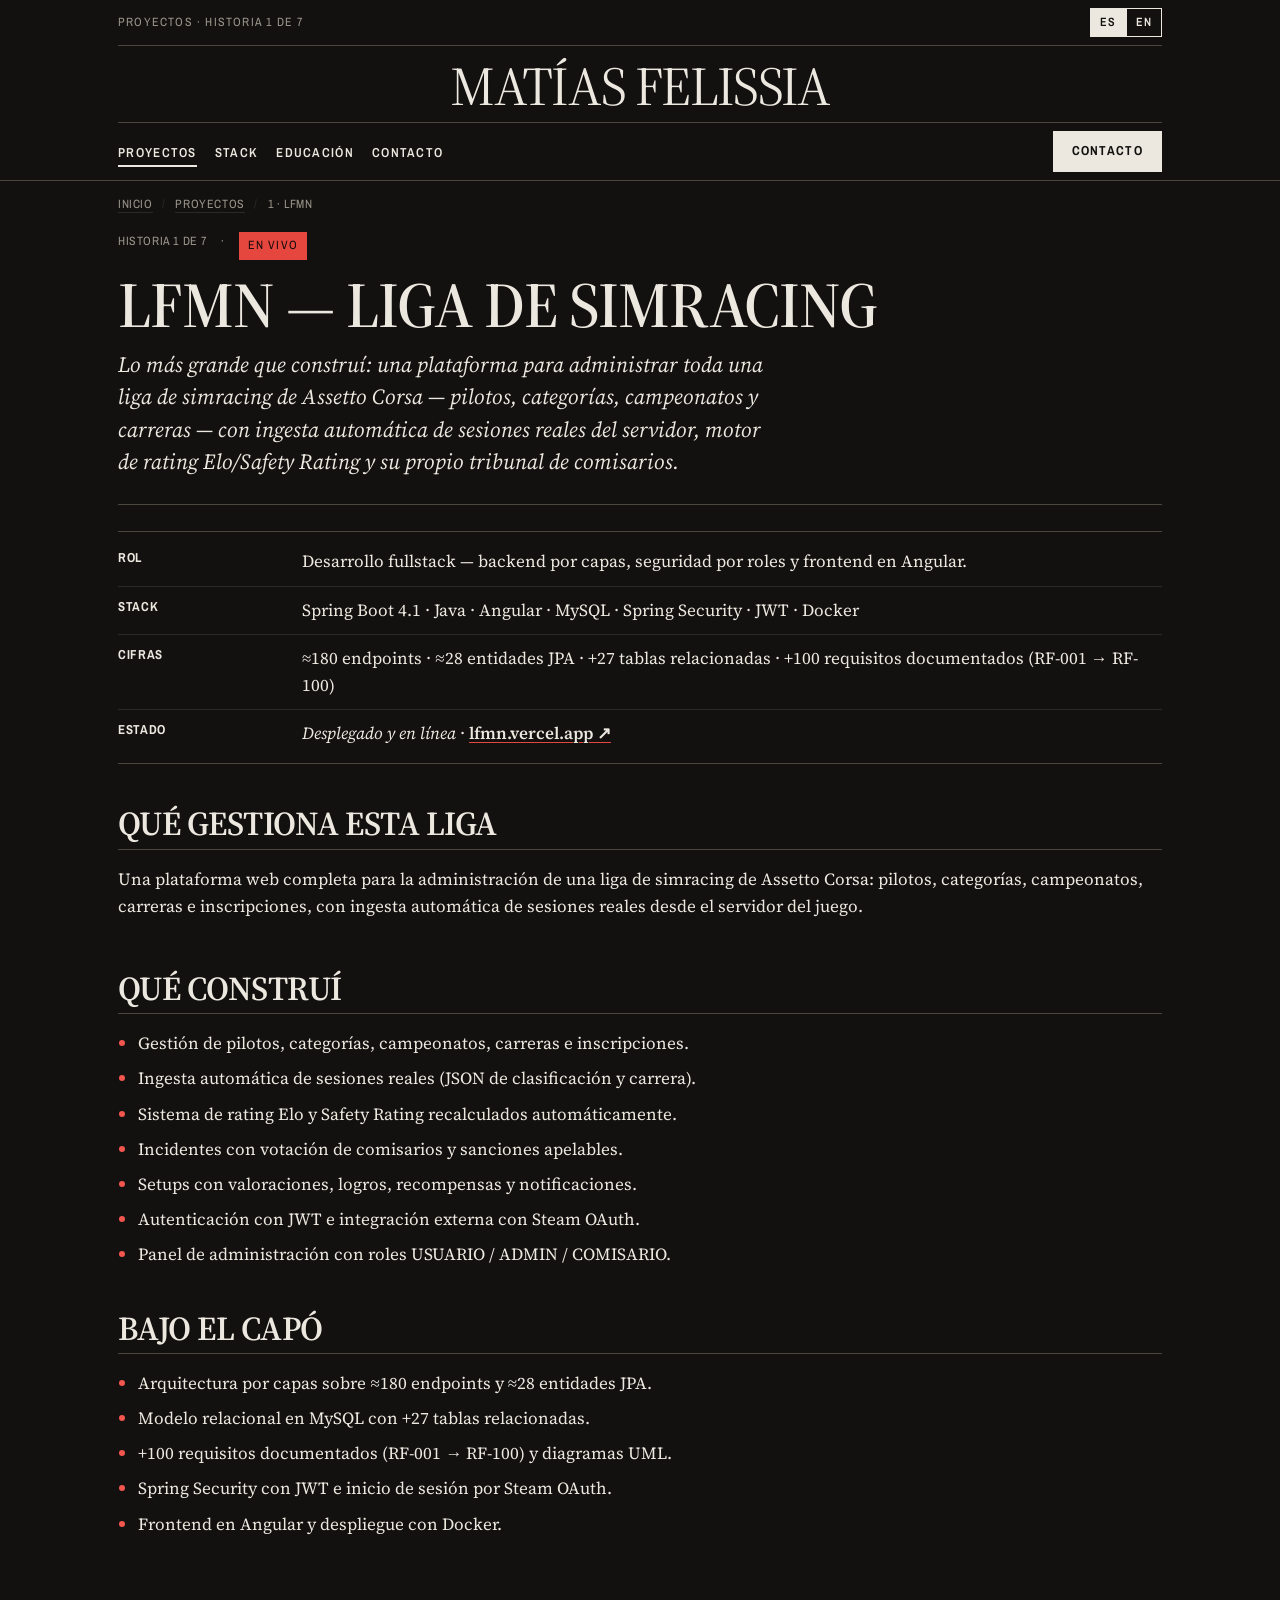
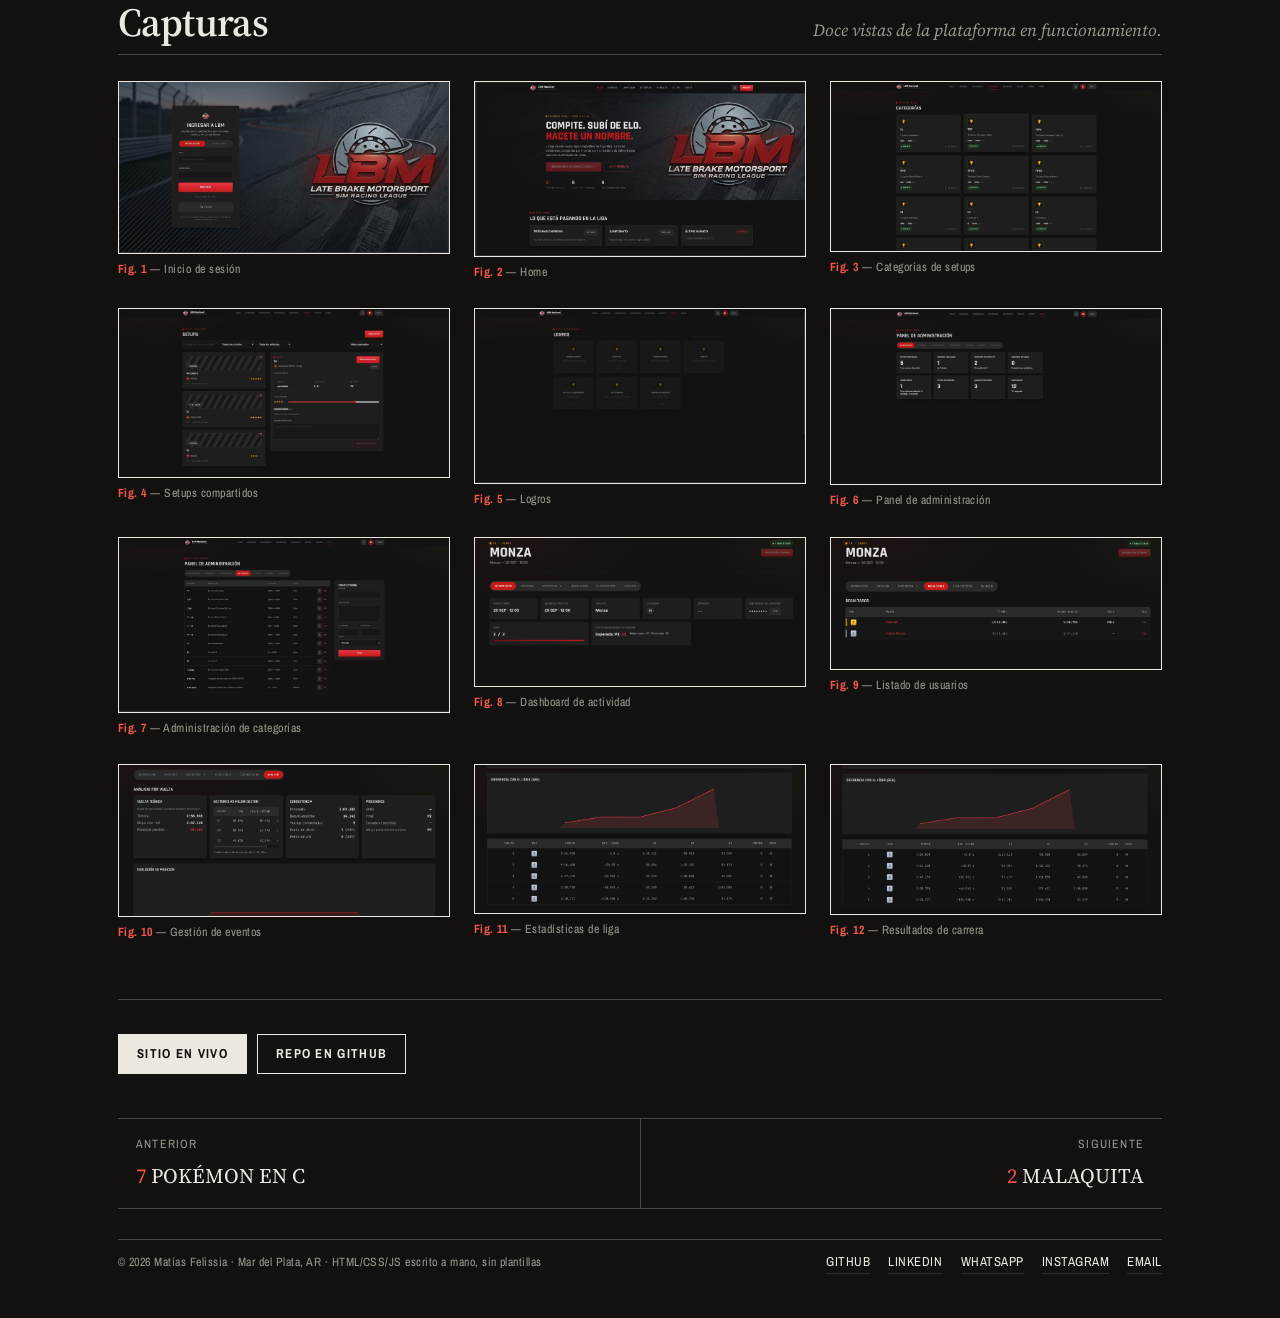
<file: proyectos/lfmn.html>
﻿<!doctype html>
<html lang="es">
<head>
  <meta charset="utf-8">
  <meta name="viewport" content="width=device-width, initial-scale=1">
  <title>LFMN — Liga de Simracing · Matías Felissia</title>
  <meta name="description" content="LFMN: plataforma para administrar una liga de simracing de Assetto Corsa. ~180 endpoints, ~28 entidades JPA, rating Elo/SR, JWT y Steam OAuth. Spring Boot, Angular y MySQL.">
  <meta name="color-scheme" content="dark">
  <link rel="icon" href="data:image/svg+xml,%3Csvg xmlns='http://www.w3.org/2000/svg' viewBox='0 0 32 32'%3E%3Crect width='32' height='32' fill='%23e5473f'/%3E%3Ctext x='16' y='22' font-family='Arial,sans-serif' font-size='14' font-weight='900' text-anchor='middle' fill='%23160b0a'%3EMF%3C/text%3E%3C/svg%3E">
  <link rel="preload" href="../assets/fonts/sourceseriflatin.woff2" as="font" type="font/woff2" crossorigin>
  <link rel="stylesheet" href="../assets/css/press.css">
  <script src="../assets/js/site.js" defer></script>
</head>
<body>
  <a class="skip" href="#main" data-en="Skip to content">Saltar al contenido</a>

  <header class="masthead">
    <div class="shell">
      <div class="masthead__folio">
        <p class="masthead__folio-note">
          <span data-en="Projects · story 1 of 7">Proyectos · historia 1 de 7</span>
        </p>
        <div class="lang" role="group" aria-label="Idioma / Language">
          <button type="button" class="lang__btn" data-lang="es" aria-pressed="true">ES</button>
          <button type="button" class="lang__btn" data-lang="en" aria-pressed="false">EN</button>
        </div>
      </div>

      <a class="masthead__name" href="../index.html">Matías Felissia</a>

      <div class="masthead__bar">
        <nav aria-label="Principal">
          <ul class="nav">
            <li><a class="nav__link" href="../index.html#proyectos" aria-current="page" data-en="Projects">Proyectos</a></li>
            <li><a class="nav__link" href="../index.html#stack" data-en="Stack">Stack</a></li>
            <li><a class="nav__link" href="../index.html#educacion" data-en="Education">Educación</a></li>
            <li><a class="nav__link" href="../contacto.html" data-en="Contact">Contacto</a></li>
          </ul>
        </nav>
        <a class="btn btn--ink masthead__cta" href="../contacto.html" data-en="Contact">Contacto</a>
      </div>
    </div>
  </header>

  <main id="main" class="shell">
    <p class="crumbs">
      <a href="../index.html" data-en="Home">Inicio</a>
      <span aria-hidden="true">/</span>
      <a href="../index.html#proyectos" data-en="Projects">Proyectos</a>
      <span aria-hidden="true">/</span>
      <span>1 · LFMN</span>
    </p>

    <header class="storyhead">
      <p class="storyhead__meta">
        <span data-en="Story 1 of 7">Historia 1 de 7</span>
        <span aria-hidden="true">·</span>
        <span class="chip chip--live" data-en="Live">En vivo</span>
      </p>
      <h1 class="storyhead__title" data-en="LFMN — Simracing League">LFMN — Liga de Simracing</h1>
      <p class="storyhead__deck" data-en="The biggest thing I have built: a platform to run a whole Assetto Corsa simracing league — drivers, categories, championships and races — with automatic ingestion of real server sessions, an Elo/Safety-Rating engine and its own stewards' court.">Lo más grande que construí: una plataforma para administrar toda una liga de simracing de Assetto Corsa — pilotos, categorías, campeonatos y carreras — con ingesta automática de sesiones reales del servidor, motor de rating Elo/Safety Rating y su propio tribunal de comisarios.</p>
    </header>

    <div class="ficha">
      <div class="ficha__row">
        <span class="ficha__key" data-en="Role">Rol</span>
        <span class="ficha__val" data-en="Full-stack build — layered backend, security roles and Angular frontend.">Desarrollo fullstack — backend por capas, seguridad por roles y frontend en Angular.</span>
      </div>
      <div class="ficha__row">
        <span class="ficha__key">Stack</span>
        <span class="ficha__val">Spring Boot 4.1 · Java · Angular · MySQL · Spring Security · JWT · Docker</span>
      </div>
      <div class="ficha__row">
        <span class="ficha__key" data-en="Figures">Cifras</span>
        <span class="ficha__val" data-en="~180 endpoints · ~28 JPA entities · 27+ related tables · 100+ documented requirements (RF-001 → RF-100)">≈180 endpoints · ≈28 entidades JPA · +27 tablas relacionadas · +100 requisitos documentados (RF-001 → RF-100)</span>
      </div>
      <div class="ficha__row">
        <span class="ficha__key" data-en="Status">Estado</span>
        <span class="ficha__val"><em data-en="Deployed and reachable">Desplegado y en línea</em> · <a href="https://lfmn.vercel.app" target="_blank" rel="noopener">lfmn.vercel.app ↗</a></span>
      </div>
    </div>

    <div class="parts">
      <section class="part">
        <h2 data-en="What this league runs">Qué gestiona esta liga</h2>
        <p data-en="A complete web platform for the administration of an Assetto Corsa simracing league: drivers, categories, championships, races and registrations, with automatic ingestion of real sessions straight from the game server.">Una plataforma web completa para la administración de una liga de simracing de Assetto Corsa: pilotos, categorías, campeonatos, carreras e inscripciones, con ingesta automática de sesiones reales desde el servidor del juego.</p>
      </section>

      <section class="part">
        <h2 data-en="What I built">Qué construí</h2>
        <ul>
          <li data-en="Management of drivers, categories, championships, races and registrations.">Gestión de pilotos, categorías, campeonatos, carreras e inscripciones.</li>
          <li data-en="Automatic ingestion of real sessions (qualifying and race JSON).">Ingesta automática de sesiones reales (JSON de clasificación y carrera).</li>
          <li data-en="Elo rating and Safety Rating recalculated automatically.">Sistema de rating Elo y Safety Rating recalculados automáticamente.</li>
          <li data-en="Incidents with stewards' voting and appealable sanctions.">Incidentes con votación de comisarios y sanciones apelables.</li>
          <li data-en="Setups with ratings, achievements, rewards and notifications.">Setups con valoraciones, logros, recompensas y notificaciones.</li>
          <li data-en="Authentication with JWT and external integration with Steam OAuth.">Autenticación con JWT e integración externa con Steam OAuth.</li>
          <li data-en="Admin panel with USUARIO / ADMIN / COMISARIO roles.">Panel de administración con roles USUARIO / ADMIN / COMISARIO.</li>
        </ul>
      </section>

      <section class="part">
        <h2 data-en="Under the hood">Bajo el capó</h2>
        <ul>
          <li data-en="Layered architecture over ~180 endpoints and ~28 JPA entities.">Arquitectura por capas sobre ≈180 endpoints y ≈28 entidades JPA.</li>
          <li data-en="Relational model in MySQL with 27+ related tables.">Modelo relacional en MySQL con +27 tablas relacionadas.</li>
          <li data-en="100+ documented requirements (RF-001 → RF-100) and UML diagrams.">+100 requisitos documentados (RF-001 → RF-100) y diagramas UML.</li>
          <li data-en="Spring Security with JWT and Steam OAuth sign-in.">Spring Security con JWT e inicio de sesión por Steam OAuth.</li>
          <li data-en="Angular frontend and deployment with Docker.">Frontend en Angular y despliegue con Docker.</li>
        </ul>
      </section>
    </div>

    <section class="section" aria-labelledby="shots-title">
      <div class="section__head">
        <h2 class="section__title" id="shots-title" data-en="Screenshots">Capturas</h2>
        <p class="section__note" data-en="Twelve views of the running platform.">Doce vistas de la plataforma en funcionamiento.</p>
      </div>
      <div class="plates__grid">
        <figure class="plate">
          <div class="plate__shot"><img src="../assets/img/lfm/login.jpg" alt="Formulario de inicio de sesión de LFMN" data-en-alt="LFMN login form" width="1280" height="720" loading="lazy"></div>
          <figcaption><b>Fig. 1</b> — <span data-en="Login">Inicio de sesión</span></figcaption>
        </figure>
        <figure class="plate">
          <div class="plate__shot"><img src="../assets/img/lfm/home.jpg" alt="Vista principal de la plataforma" data-en-alt="Platform main view" width="1280" height="720" loading="lazy"></div>
          <figcaption><b>Fig. 2</b> — <span data-en="Home">Home</span></figcaption>
        </figure>
        <figure class="plate">
          <div class="plate__shot"><img src="../assets/img/lfm/categories.jpg" alt="Listado de categorías de setups" data-en-alt="Setup categories list" width="1280" height="720" loading="lazy"></div>
          <figcaption><b>Fig. 3</b> — <span data-en="Setup categories">Categorías de setups</span></figcaption>
        </figure>
        <figure class="plate">
          <div class="plate__shot"><img src="../assets/img/lfm/setups.jpg" alt="Galería de setups compartidos" data-en-alt="Shared setups gallery" width="1280" height="720" loading="lazy"></div>
          <figcaption><b>Fig. 4</b> — <span data-en="Shared setups">Setups compartidos</span></figcaption>
        </figure>
        <figure class="plate">
          <div class="plate__shot"><img src="../assets/img/lfm/achievements.jpg" alt="Sección de logros de usuarios" data-en-alt="User achievements section" width="1280" height="720" loading="lazy"></div>
          <figcaption><b>Fig. 5</b> — <span data-en="Achievements">Logros</span></figcaption>
        </figure>
        <figure class="plate">
          <div class="plate__shot"><img src="../assets/img/lfm/admin.jpg" alt="Panel de administración" data-en-alt="Admin panel" width="1280" height="720" loading="lazy"></div>
          <figcaption><b>Fig. 6</b> — <span data-en="Admin panel">Panel de administración</span></figcaption>
        </figure>
        <figure class="plate">
          <div class="plate__shot"><img src="../assets/img/lfm/admin-categories.jpg" alt="Administración de categorías" data-en-alt="Category administration" width="1280" height="720" loading="lazy"></div>
          <figcaption><b>Fig. 7</b> — <span data-en="Category admin">Administración de categorías</span></figcaption>
        </figure>
        <figure class="plate">
          <div class="plate__shot"><img src="../assets/img/lfm/activity.png" alt="Dashboard de actividad" data-en-alt="Activity dashboard" width="1280" height="720" loading="lazy"></div>
          <figcaption><b>Fig. 8</b> — <span data-en="Activity dashboard">Dashboard de actividad</span></figcaption>
        </figure>
        <figure class="plate">
          <div class="plate__shot"><img src="../assets/img/lfm/users.png" alt="Listado de usuarios" data-en-alt="User list" width="1280" height="720" loading="lazy"></div>
          <figcaption><b>Fig. 9</b> — <span data-en="User list">Listado de usuarios</span></figcaption>
        </figure>
        <figure class="plate">
          <div class="plate__shot"><img src="../assets/img/lfm/events.png" alt="Gestión de eventos" data-en-alt="Event management" width="1280" height="720" loading="lazy"></div>
          <figcaption><b>Fig. 10</b> — <span data-en="Event management">Gestión de eventos</span></figcaption>
        </figure>
        <figure class="plate">
          <div class="plate__shot"><img src="../assets/img/lfm/stats.png" alt="Estadísticas de liga" data-en-alt="League statistics" width="1280" height="720" loading="lazy"></div>
          <figcaption><b>Fig. 11</b> — <span data-en="League stats">Estadísticas de liga</span></figcaption>
        </figure>
        <figure class="plate">
          <div class="plate__shot"><img src="../assets/img/lfm/results.png" alt="Resultados de carrera" data-en-alt="Race results" width="1280" height="720" loading="lazy"></div>
          <figcaption><b>Fig. 12</b> — <span data-en="Race results">Resultados de carrera</span></figcaption>
        </figure>
      </div>
    </section>

    <div class="actions">
      <a class="btn btn--ink" href="https://lfmn.vercel.app" target="_blank" rel="noopener" data-en="Live site">Sitio en vivo</a>
      <a class="btn btn--ghost" href="https://github.com/matifl3/LFMN" target="_blank" rel="noopener">Repo en GitHub</a>
    </div>

    <nav class="pager" aria-label="Navegación de proyectos">
      <a href="pokemon.html">
        <span class="pager__label" data-en="Previous">Anterior</span>
        <span class="pager__name"><span class="pager__pos">7</span> Pokémon en C</span>
      </a>
      <a href="malaquita.html">
        <span class="pager__label" data-en="Next">Siguiente</span>
        <span class="pager__name"><span class="pager__pos">2</span> Malaquita</span>
      </a>
    </nav>
  </main>

  <footer class="colophon">
    <div class="shell">
      <div class="colophon__inner">
        <p class="colophon__meta" data-en="© 2026 Matías Felissia · Mar del Plata, AR · hand-written HTML/CSS/JS, no templates">© 2026 Matías Felissia · Mar del Plata, AR · HTML/CSS/JS escrito a mano, sin plantillas</p>
        <nav class="colophon__links" aria-label="Redes">
          <a href="https://github.com/matifl3" target="_blank" rel="noopener">GitHub</a>
          <a href="https://www.linkedin.com/in/matias-felissia-b908841aa/" target="_blank" rel="noopener">LinkedIn</a>
          <a href="https://wa.me/5492235391618" target="_blank" rel="noopener">WhatsApp</a>
          <a href="https://www.instagram.com/matifl_/" target="_blank" rel="noopener">Instagram</a>
          <a href="mailto:matifelissia2205@gmail.com">Email</a>
        </nav>
      </div>
    </div>
  </footer>
</body>
</html>
</file>
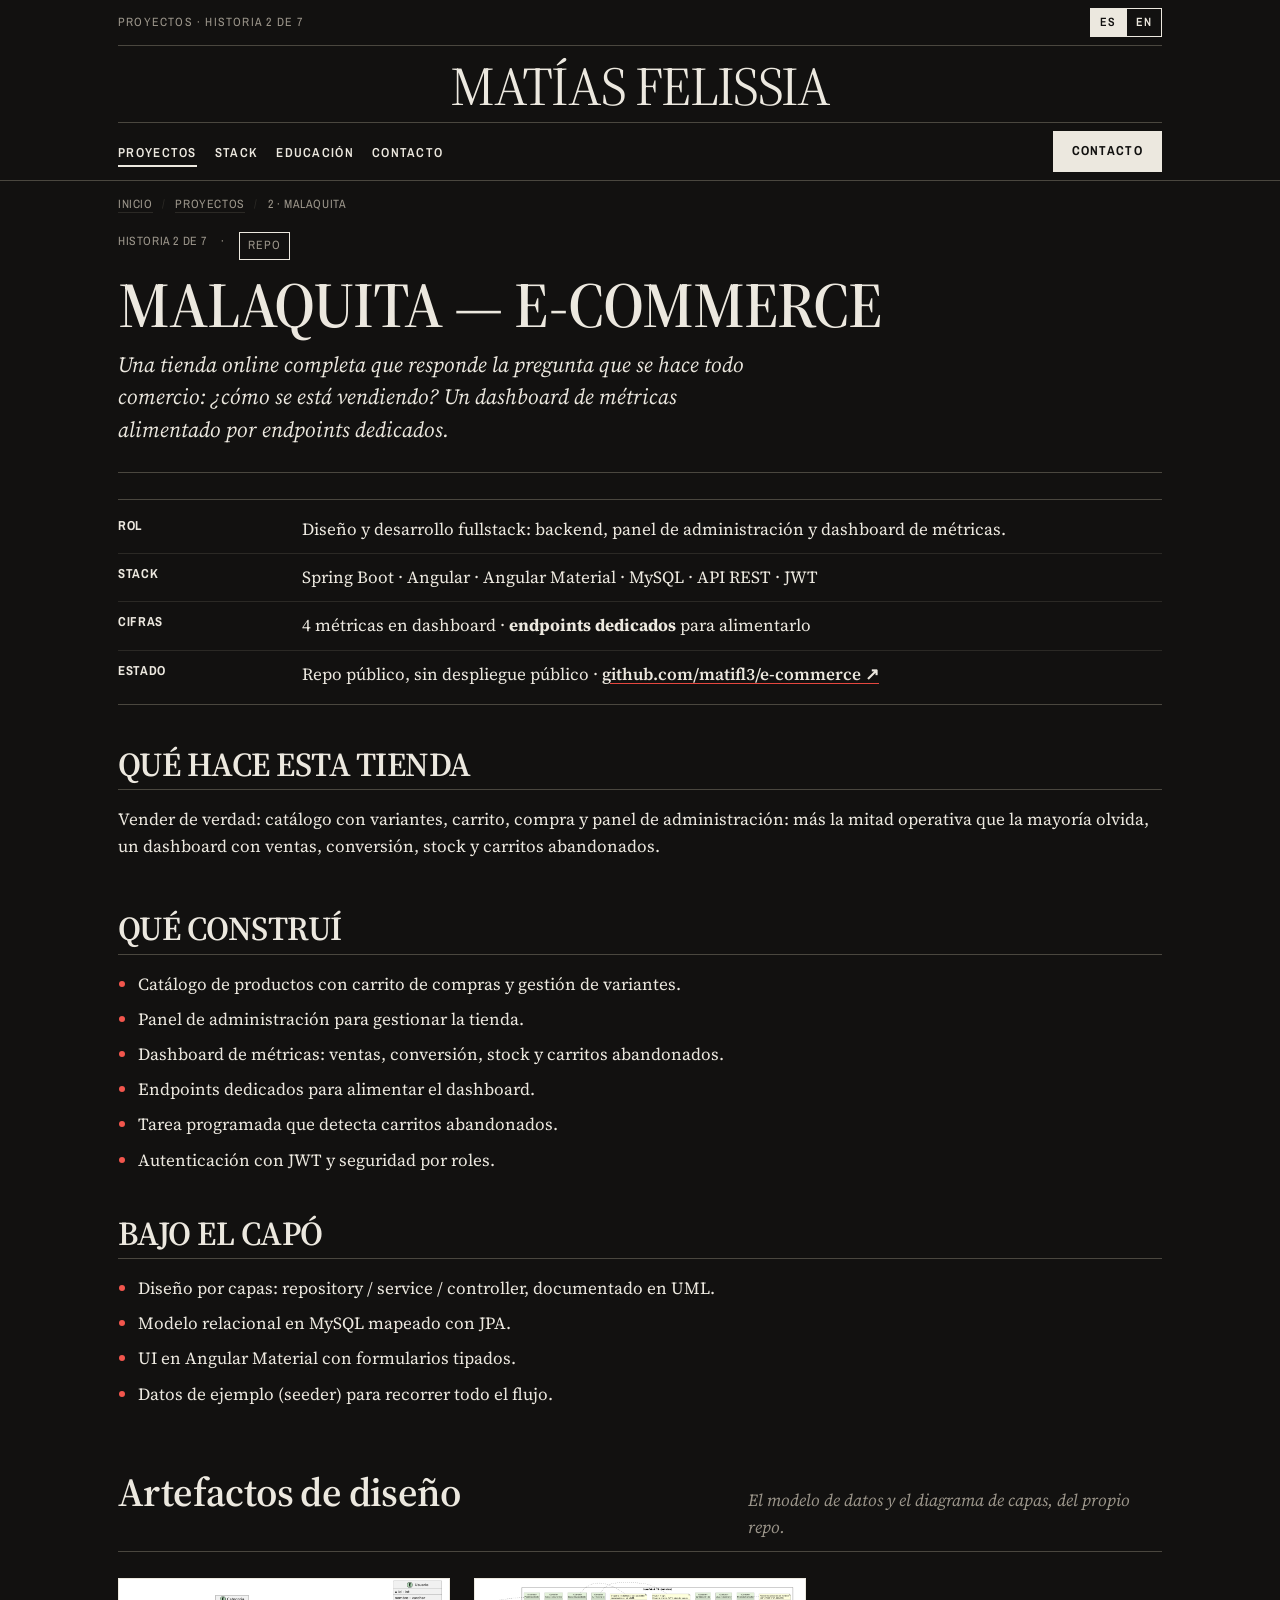
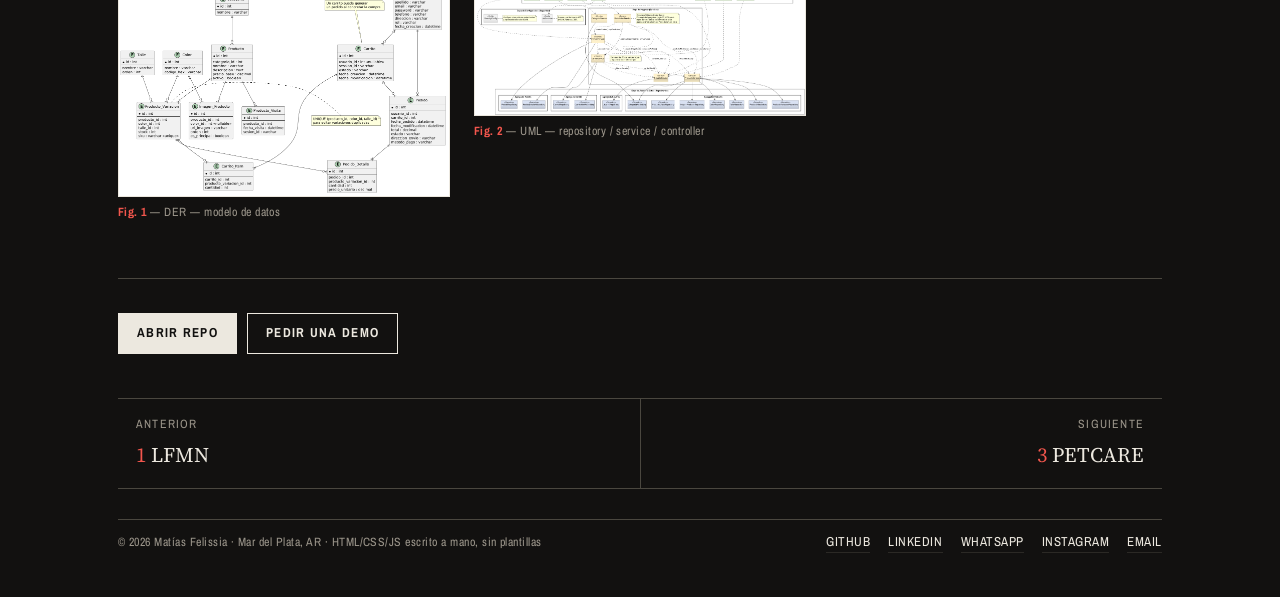
<file: proyectos/malaquita.html>
<!doctype html>
<html lang="es">
<head>
  <meta charset="utf-8">
  <meta name="viewport" content="width=device-width, initial-scale=1">
  <title>Malaquita — E-commerce · Matías Felissia</title>
  <meta name="description" content="Malaquita: e-commerce fullstack con Spring Boot, Angular Material y MySQL. Catálogo, carrito, variantes, panel admin y dashboard de métricas de negocio.">
  <meta name="color-scheme" content="dark">
  <link rel="icon" href="data:image/svg+xml,%3Csvg xmlns='http://www.w3.org/2000/svg' viewBox='0 0 32 32'%3E%3Crect width='32' height='32' fill='%23e5473f'/%3E%3Ctext x='16' y='22' font-family='Arial,sans-serif' font-size='14' font-weight='900' text-anchor='middle' fill='%23160b0a'%3EMF%3C/text%3E%3C/svg%3E">
  <link rel="preload" href="../assets/fonts/sourceseriflatin.woff2" as="font" type="font/woff2" crossorigin>
  <link rel="stylesheet" href="../assets/css/press.css">
  <script src="../assets/js/site.js" defer></script>
</head>
<body>
  <a class="skip" href="#main" data-en="Skip to content">Saltar al contenido</a>

  <header class="masthead">
    <div class="shell">
      <div class="masthead__folio">
        <p class="masthead__folio-note">
          <span data-en="Projects · story 2 of 7">Proyectos · historia 2 de 7</span>
        </p>
        <div class="lang" role="group" aria-label="Idioma / Language">
          <button type="button" class="lang__btn" data-lang="es" aria-pressed="true">ES</button>
          <button type="button" class="lang__btn" data-lang="en" aria-pressed="false">EN</button>
        </div>
      </div>

      <a class="masthead__name" href="../index.html">Matías Felissia</a>

      <div class="masthead__bar">
        <nav aria-label="Principal">
          <ul class="nav">
            <li><a class="nav__link" href="../index.html#proyectos" aria-current="page" data-en="Projects">Proyectos</a></li>
            <li><a class="nav__link" href="../index.html#stack" data-en="Stack">Stack</a></li>
            <li><a class="nav__link" href="../index.html#educacion" data-en="Education">Educación</a></li>
            <li><a class="nav__link" href="../contacto.html" data-en="Contact">Contacto</a></li>
          </ul>
        </nav>
        <a class="btn btn--ink masthead__cta" href="../contacto.html" data-en="Contact">Contacto</a>
      </div>
    </div>
  </header>

  <main id="main" class="shell">
    <p class="crumbs">
      <a href="../index.html" data-en="Home">Inicio</a>
      <span aria-hidden="true">/</span>
      <a href="../index.html#proyectos" data-en="Projects">Proyectos</a>
      <span aria-hidden="true">/</span>
      <span>2 · Malaquita</span>
    </p>

    <header class="storyhead">
      <p class="storyhead__meta">
        <span data-en="Story 2 of 7">Historia 2 de 7</span>
        <span aria-hidden="true">·</span>
        <span class="chip">Repo</span>
      </p>
      <h1 class="storyhead__title">Malaquita — E-commerce</h1>
      <p class="storyhead__deck" data-en="A full online store that answers the question every store asks: how is it actually selling? A metrics dashboard fed by dedicated endpoints.">Una tienda online completa que responde la pregunta que se hace todo comercio: ¿cómo se está vendiendo? Un dashboard de métricas alimentado por endpoints dedicados.</p>
    </header>

    <div class="ficha">
      <div class="ficha__row">
        <span class="ficha__key" data-en="Role">Rol</span>
        <span class="ficha__val" data-en="Full-stack design and build: backend, admin panel and metrics dashboard.">Diseño y desarrollo fullstack: backend, panel de administración y dashboard de métricas.</span>
      </div>
      <div class="ficha__row">
        <span class="ficha__key">Stack</span>
        <span class="ficha__val">Spring Boot · Angular · Angular Material · MySQL · API REST · JWT</span>
      </div>
      <div class="ficha__row">
        <span class="ficha__key" data-en="Figures">Cifras</span>
        <span class="ficha__val" data-en="4 metrics on the dashboard · <b>dedicated endpoints</b> feeding it">4 métricas en dashboard · <b>endpoints dedicados</b> para alimentarlo</span>
      </div>
      <div class="ficha__row">
        <span class="ficha__key" data-en="Status">Estado</span>
        <span class="ficha__val"><span data-en="Public repo, no public deployment">Repo público, sin despliegue público</span> · <a href="https://github.com/matifl3/e-commerce" target="_blank" rel="noopener">github.com/matifl3/e-commerce ↗</a></span>
      </div>
    </div>

    <div class="parts">
      <section class="part">
        <h2 data-en="What this store runs">Qué hace esta tienda</h2>
        <p data-en="Sell for real: catalog with variants, cart, checkout and an admin panel: plus the operational half most stores forget, a dashboard showing sales, conversion, stock and abandoned carts.">Vender de verdad: catálogo con variantes, carrito, compra y panel de administración: más la mitad operativa que la mayoría olvida, un dashboard con ventas, conversión, stock y carritos abandonados.</p>
      </section>

      <section class="part">
        <h2 data-en="What I built">Qué construí</h2>
        <ul>
          <li data-en="Product catalog with cart and product-variant management.">Catálogo de productos con carrito de compras y gestión de variantes.</li>
          <li data-en="Administration panel to run the store.">Panel de administración para gestionar la tienda.</li>
          <li data-en="Metrics dashboard: sales, conversion, stock and abandoned carts.">Dashboard de métricas: ventas, conversión, stock y carritos abandonados.</li>
          <li data-en="Dedicated endpoints feeding the dashboard.">Endpoints dedicados para alimentar el dashboard.</li>
          <li data-en="Scheduled job that detects abandoned carts.">Tarea programada que detecta carritos abandonados.</li>
          <li data-en="Auth with JWT and role-based security.">Autenticación con JWT y seguridad por roles.</li>
        </ul>
      </section>

      <section class="part">
        <h2 data-en="Under the hood">Bajo el capó</h2>
        <ul>
          <li data-en="Layered design: repository / service / controller, documented in UML.">Diseño por capas: repository / service / controller, documentado en UML.</li>
          <li data-en="Relational model in MySQL mapped with JPA.">Modelo relacional en MySQL mapeado con JPA.</li>
          <li data-en="Angular Material UI with typed forms.">UI en Angular Material con formularios tipados.</li>
          <li data-en="Seeded demo data to exercise the whole flow.">Datos de ejemplo (seeder) para recorrer todo el flujo.</li>
        </ul>
      </section>
    </div>

    <section class="section" aria-labelledby="shots-title">
      <div class="section__head">
        <h2 class="section__title" id="shots-title" data-en="Design artifacts">Artefactos de diseño</h2>
        <p class="section__note" data-en="The data model and layer diagram shipped with the repo.">El modelo de datos y el diagrama de capas, del propio repo.</p>
      </div>
      <div class="plates__grid">
        <figure class="plate">
          <div class="plate__shot"><img src="../assets/img/malaquita/der.png" alt="Diagrama entidad-relación de Malaquita" data-en-alt="Malaquita entity-relationship diagram" width="1280" height="720" loading="lazy"></div>
          <figcaption><b>Fig. 1</b> — <span data-en="Entity-relationship diagram">DER — modelo de datos</span></figcaption>
        </figure>
        <figure class="plate">
          <div class="plate__shot"><img src="../assets/img/malaquita/uml-layers.jpeg" alt="UML de repository, service y controller" data-en-alt="UML of repository, service and controller layers" width="1280" height="720" loading="lazy"></div>
          <figcaption><b>Fig. 2</b> — <span data-en="UML — repository / service / controller">UML — repository / service / controller</span></figcaption>
        </figure>
      </div>
    </section>

    <div class="actions">
      <a class="btn btn--ink" href="https://github.com/matifl3/e-commerce" target="_blank" rel="noopener" data-en="Open repo">Abrir repo</a>
      <a class="btn btn--ghost" href="../contacto.html" data-en="Ask for a demo">Pedir una demo</a>
    </div>

    <nav class="pager" aria-label="Navegación de proyectos">
      <a href="lfmn.html">
        <span class="pager__label" data-en="Previous">Anterior</span>
        <span class="pager__name"><span class="pager__pos">1</span> LFMN</span>
      </a>
      <a href="petcare.html">
        <span class="pager__label" data-en="Next">Siguiente</span>
        <span class="pager__name"><span class="pager__pos">3</span> PetCare</span>
      </a>
    </nav>
  </main>

  <footer class="colophon">
    <div class="shell">
      <div class="colophon__inner">
        <p class="colophon__meta" data-en="© 2026 Matías Felissia · Mar del Plata, AR · hand-written HTML/CSS/JS, no templates">© 2026 Matías Felissia · Mar del Plata, AR · HTML/CSS/JS escrito a mano, sin plantillas</p>
        <nav class="colophon__links" aria-label="Redes">
          <a href="https://github.com/matifl3" target="_blank" rel="noopener">GitHub</a>
          <a href="https://www.linkedin.com/in/matias-felissia-b908841aa/" target="_blank" rel="noopener">LinkedIn</a>
          <a href="https://wa.me/5492235391618" target="_blank" rel="noopener">WhatsApp</a>
          <a href="https://www.instagram.com/matifl_/" target="_blank" rel="noopener">Instagram</a>
          <a href="mailto:matifelissia2205@gmail.com">Email</a>
        </nav>
      </div>
    </div>
  </footer>
</body>
</html>
</file>
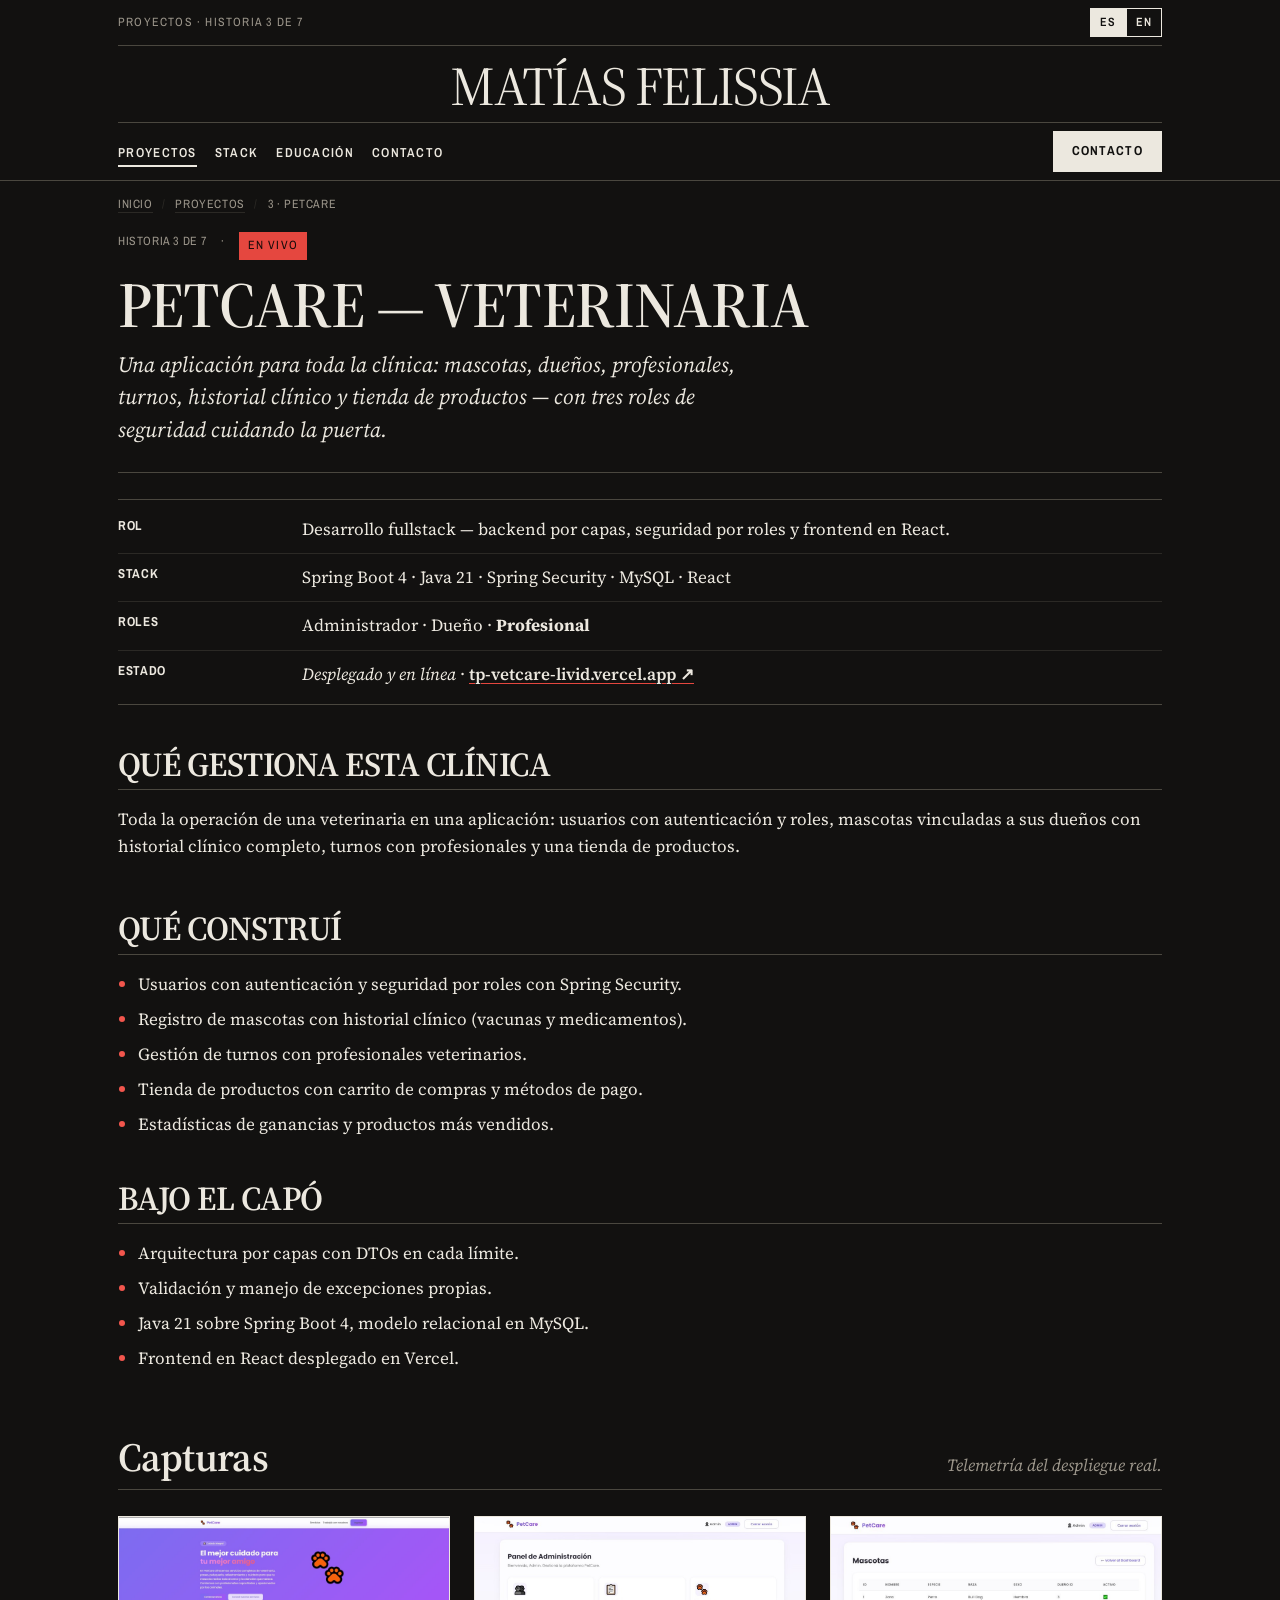
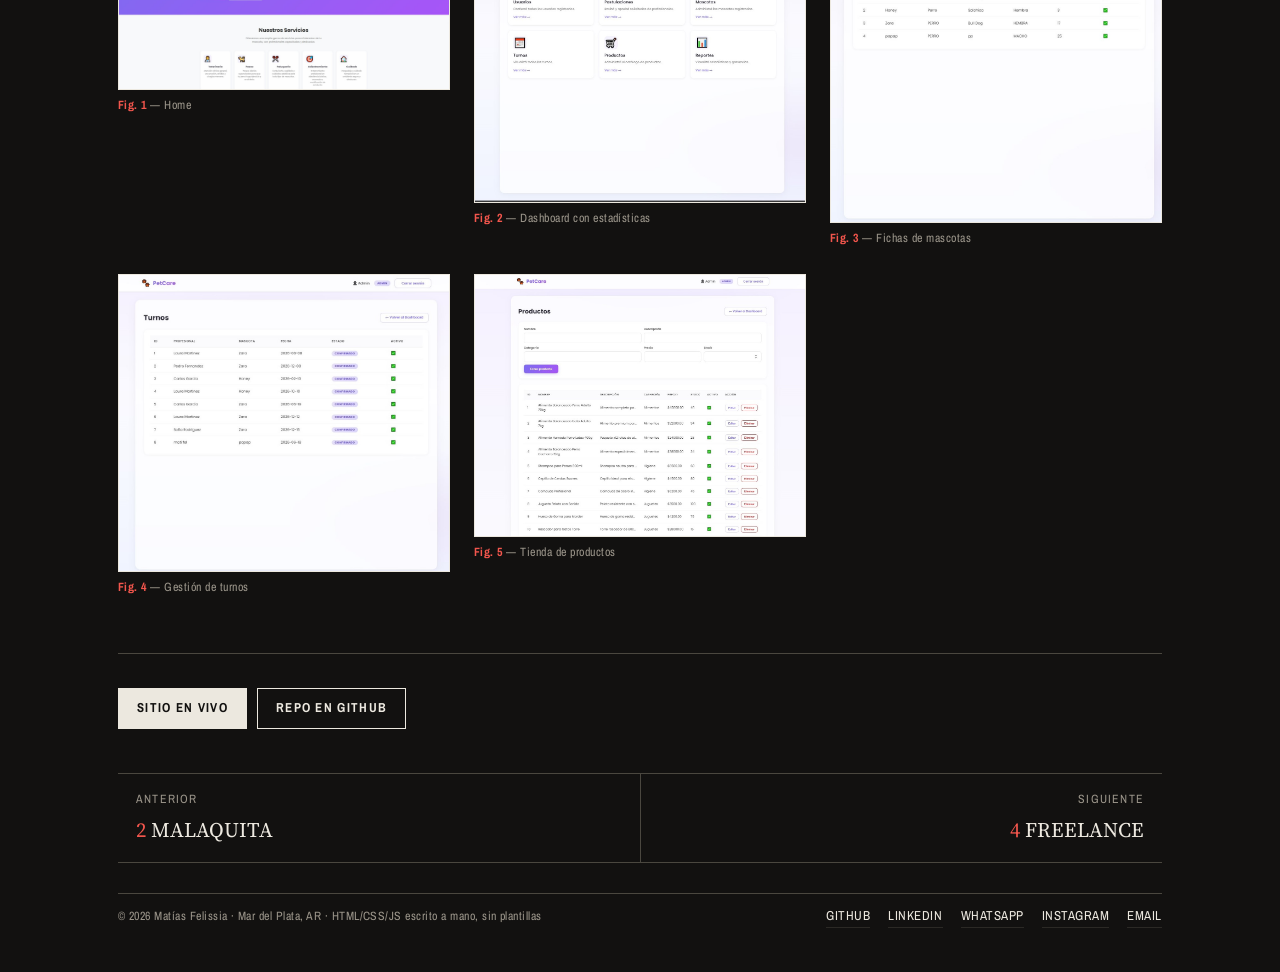
<file: proyectos/petcare.html>
<!doctype html>
<html lang="es">
<head>
  <meta charset="utf-8">
  <meta name="viewport" content="width=device-width, initial-scale=1">
  <title>PetCare — Sistema Veterinario · Matías Felissia</title>
  <meta name="description" content="PetCare: sistema de gestión veterinaria con Spring Boot 4, Java 21, React y MySQL. Turnos, historial clínico, tienda integrada y roles con Spring Security.">
  <meta name="color-scheme" content="dark">
  <link rel="icon" href="data:image/svg+xml,%3Csvg xmlns='http://www.w3.org/2000/svg' viewBox='0 0 32 32'%3E%3Crect width='32' height='32' fill='%23e5473f'/%3E%3Ctext x='16' y='22' font-family='Arial,sans-serif' font-size='14' font-weight='900' text-anchor='middle' fill='%23160b0a'%3EMF%3C/text%3E%3C/svg%3E">
  <link rel="preload" href="../assets/fonts/sourceseriflatin.woff2" as="font" type="font/woff2" crossorigin>
  <link rel="stylesheet" href="../assets/css/press.css">
  <script src="../assets/js/site.js" defer></script>
</head>
<body>
  <a class="skip" href="#main" data-en="Skip to content">Saltar al contenido</a>

  <header class="masthead">
    <div class="shell">
      <div class="masthead__folio">
        <p class="masthead__folio-note">
          <span data-en="Projects · story 3 of 7">Proyectos · historia 3 de 7</span>
        </p>
        <div class="lang" role="group" aria-label="Idioma / Language">
          <button type="button" class="lang__btn" data-lang="es" aria-pressed="true">ES</button>
          <button type="button" class="lang__btn" data-lang="en" aria-pressed="false">EN</button>
        </div>
      </div>

      <a class="masthead__name" href="../index.html">Matías Felissia</a>

      <div class="masthead__bar">
        <nav aria-label="Principal">
          <ul class="nav">
            <li><a class="nav__link" href="../index.html#proyectos" aria-current="page" data-en="Projects">Proyectos</a></li>
            <li><a class="nav__link" href="../index.html#stack" data-en="Stack">Stack</a></li>
            <li><a class="nav__link" href="../index.html#educacion" data-en="Education">Educación</a></li>
            <li><a class="nav__link" href="../contacto.html" data-en="Contact">Contacto</a></li>
          </ul>
        </nav>
        <a class="btn btn--ink masthead__cta" href="../contacto.html" data-en="Contact">Contacto</a>
      </div>
    </div>
  </header>

  <main id="main" class="shell">
    <p class="crumbs">
      <a href="../index.html" data-en="Home">Inicio</a>
      <span aria-hidden="true">/</span>
      <a href="../index.html#proyectos" data-en="Projects">Proyectos</a>
      <span aria-hidden="true">/</span>
      <span>3 · PetCare</span>
    </p>

    <header class="storyhead">
      <p class="storyhead__meta">
        <span data-en="Story 3 of 7">Historia 3 de 7</span>
        <span aria-hidden="true">·</span>
        <span class="chip chip--live" data-en="Live">En vivo</span>
      </p>
      <h1 class="storyhead__title">PetCare — Veterinaria</h1>
      <p class="storyhead__deck" data-en="One app for the whole clinic: pets, owners, professionals, appointments, clinical history and a product store — with three security roles standing guard.">Una aplicación para toda la clínica: mascotas, dueños, profesionales, turnos, historial clínico y tienda de productos — con tres roles de seguridad cuidando la puerta.</p>
    </header>

    <div class="ficha">
      <div class="ficha__row">
        <span class="ficha__key" data-en="Role">Rol</span>
        <span class="ficha__val" data-en="Full-stack build — layered backend, security roles and React frontend.">Desarrollo fullstack — backend por capas, seguridad por roles y frontend en React.</span>
      </div>
      <div class="ficha__row">
        <span class="ficha__key">Stack</span>
        <span class="ficha__val">Spring Boot 4 · Java 21 · Spring Security · MySQL · React</span>
      </div>
      <div class="ficha__row">
        <span class="ficha__key" data-en="Roles">Roles</span>
        <span class="ficha__val" data-en="Administrator · Owner · <b>Professional</b>">Administrador · Dueño · <b>Profesional</b></span>
      </div>
      <div class="ficha__row">
        <span class="ficha__key" data-en="Status">Estado</span>
        <span class="ficha__val"><em data-en="Deployed and reachable">Desplegado y en línea</em> · <a href="https://tp-vetcare-livid.vercel.app" target="_blank" rel="noopener">tp-vetcare-livid.vercel.app ↗</a></span>
      </div>
    </div>

    <div class="parts">
      <section class="part">
        <h2 data-en="What this clinic runs">Qué gestiona esta clínica</h2>
        <p data-en="The whole veterinary operation in one app: users with authentication and roles, pets linked to their owners with a full clinical history, appointments with professionals and a product store.">Toda la operación de una veterinaria en una aplicación: usuarios con autenticación y roles, mascotas vinculadas a sus dueños con historial clínico completo, turnos con profesionales y una tienda de productos.</p>
      </section>

      <section class="part">
        <h2 data-en="What I built">Qué construí</h2>
        <ul>
          <li data-en="Users with authentication and Spring Security role-based access.">Usuarios con autenticación y seguridad por roles con Spring Security.</li>
          <li data-en="Pet records with clinical history (vaccines and medication).">Registro de mascotas con historial clínico (vacunas y medicamentos).</li>
          <li data-en="Appointment management with veterinary professionals.">Gestión de turnos con profesionales veterinarios.</li>
          <li data-en="Product store with cart and payment methods.">Tienda de productos con carrito de compras y métodos de pago.</li>
          <li data-en="Revenue stats and best-selling products.">Estadísticas de ganancias y productos más vendidos.</li>
        </ul>
      </section>

      <section class="part">
        <h2 data-en="Under the hood">Bajo el capó</h2>
        <ul>
          <li data-en="Layered architecture with DTOs at every boundary.">Arquitectura por capas con DTOs en cada límite.</li>
          <li data-en="Validation and custom exception handling.">Validación y manejo de excepciones propias.</li>
          <li data-en="Java 21 on Spring Boot 4, relational model in MySQL.">Java 21 sobre Spring Boot 4, modelo relacional en MySQL.</li>
          <li data-en="React frontend deployed on Vercel.">Frontend en React desplegado en Vercel.</li>
        </ul>
      </section>
    </div>

    <section class="section" aria-labelledby="shots-title">
      <div class="section__head">
        <h2 class="section__title" id="shots-title" data-en="Screenshots">Capturas</h2>
        <p class="section__note" data-en="Telemetry from the real deployment.">Telemetría del despliegue real.</p>
      </div>
      <div class="plates__grid">
        <figure class="plate">
          <div class="plate__shot"><img src="../assets/img/petcare/home.jpg" alt="Home de PetCare" data-en-alt="PetCare home screen" width="1280" height="720" loading="lazy"></div>
          <figcaption><b>Fig. 1</b> — <span data-en="Home">Home</span></figcaption>
        </figure>
        <figure class="plate">
          <div class="plate__shot"><img src="../assets/img/petcare/dashboard.jpg" alt="Dashboard con estadísticas de la clínica" data-en-alt="Dashboard with clinic statistics" width="1280" height="720" loading="lazy"></div>
          <figcaption><b>Fig. 2</b> — <span data-en="Dashboard with stats">Dashboard con estadísticas</span></figcaption>
        </figure>
        <figure class="plate">
          <div class="plate__shot"><img src="../assets/img/petcare/pets.jpg" alt="Fichas de mascotas e historial clínico" data-en-alt="Pet records and clinical history" width="1280" height="720" loading="lazy"></div>
          <figcaption><b>Fig. 3</b> — <span data-en="Pet records">Fichas de mascotas</span></figcaption>
        </figure>
        <figure class="plate">
          <div class="plate__shot"><img src="../assets/img/petcare/appointments.jpg" alt="Gestión de turnos con profesionales" data-en-alt="Appointment management with professionals" width="1280" height="720" loading="lazy"></div>
          <figcaption><b>Fig. 4</b> — <span data-en="Appointments">Gestión de turnos</span></figcaption>
        </figure>
        <figure class="plate">
          <div class="plate__shot"><img src="../assets/img/petcare/products.jpg" alt="Tienda de productos con carrito" data-en-alt="Product store with cart" width="1280" height="720" loading="lazy"></div>
          <figcaption><b>Fig. 5</b> — <span data-en="Product store">Tienda de productos</span></figcaption>
        </figure>
      </div>
    </section>

    <div class="actions">
      <a class="btn btn--ink" href="https://tp-vetcare-livid.vercel.app" target="_blank" rel="noopener" data-en="Live site">Sitio en vivo</a>
      <a class="btn btn--ghost" href="https://github.com/matifl3/tpVETCARE" target="_blank" rel="noopener">Repo en GitHub</a>
    </div>

    <nav class="pager" aria-label="Navegación de proyectos">
      <a href="malaquita.html">
        <span class="pager__label" data-en="Previous">Anterior</span>
        <span class="pager__name"><span class="pager__pos">2</span> Malaquita</span>
      </a>
      <a href="freelance.html">
        <span class="pager__label" data-en="Next">Siguiente</span>
        <span class="pager__name"><span class="pager__pos">4</span> Freelance</span>
      </a>
    </nav>
  </main>

  <footer class="colophon">
    <div class="shell">
      <div class="colophon__inner">
        <p class="colophon__meta" data-en="© 2026 Matías Felissia · Mar del Plata, AR · hand-written HTML/CSS/JS, no templates">© 2026 Matías Felissia · Mar del Plata, AR · HTML/CSS/JS escrito a mano, sin plantillas</p>
        <nav class="colophon__links" aria-label="Redes">
          <a href="https://github.com/matifl3" target="_blank" rel="noopener">GitHub</a>
          <a href="https://www.linkedin.com/in/matias-felissia-b908841aa/" target="_blank" rel="noopener">LinkedIn</a>
          <a href="https://wa.me/5492235391618" target="_blank" rel="noopener">WhatsApp</a>
          <a href="https://www.instagram.com/matifl_/" target="_blank" rel="noopener">Instagram</a>
          <a href="mailto:matifelissia2205@gmail.com">Email</a>
        </nav>
      </div>
    </div>
  </footer>
</body>
</html>
</file>
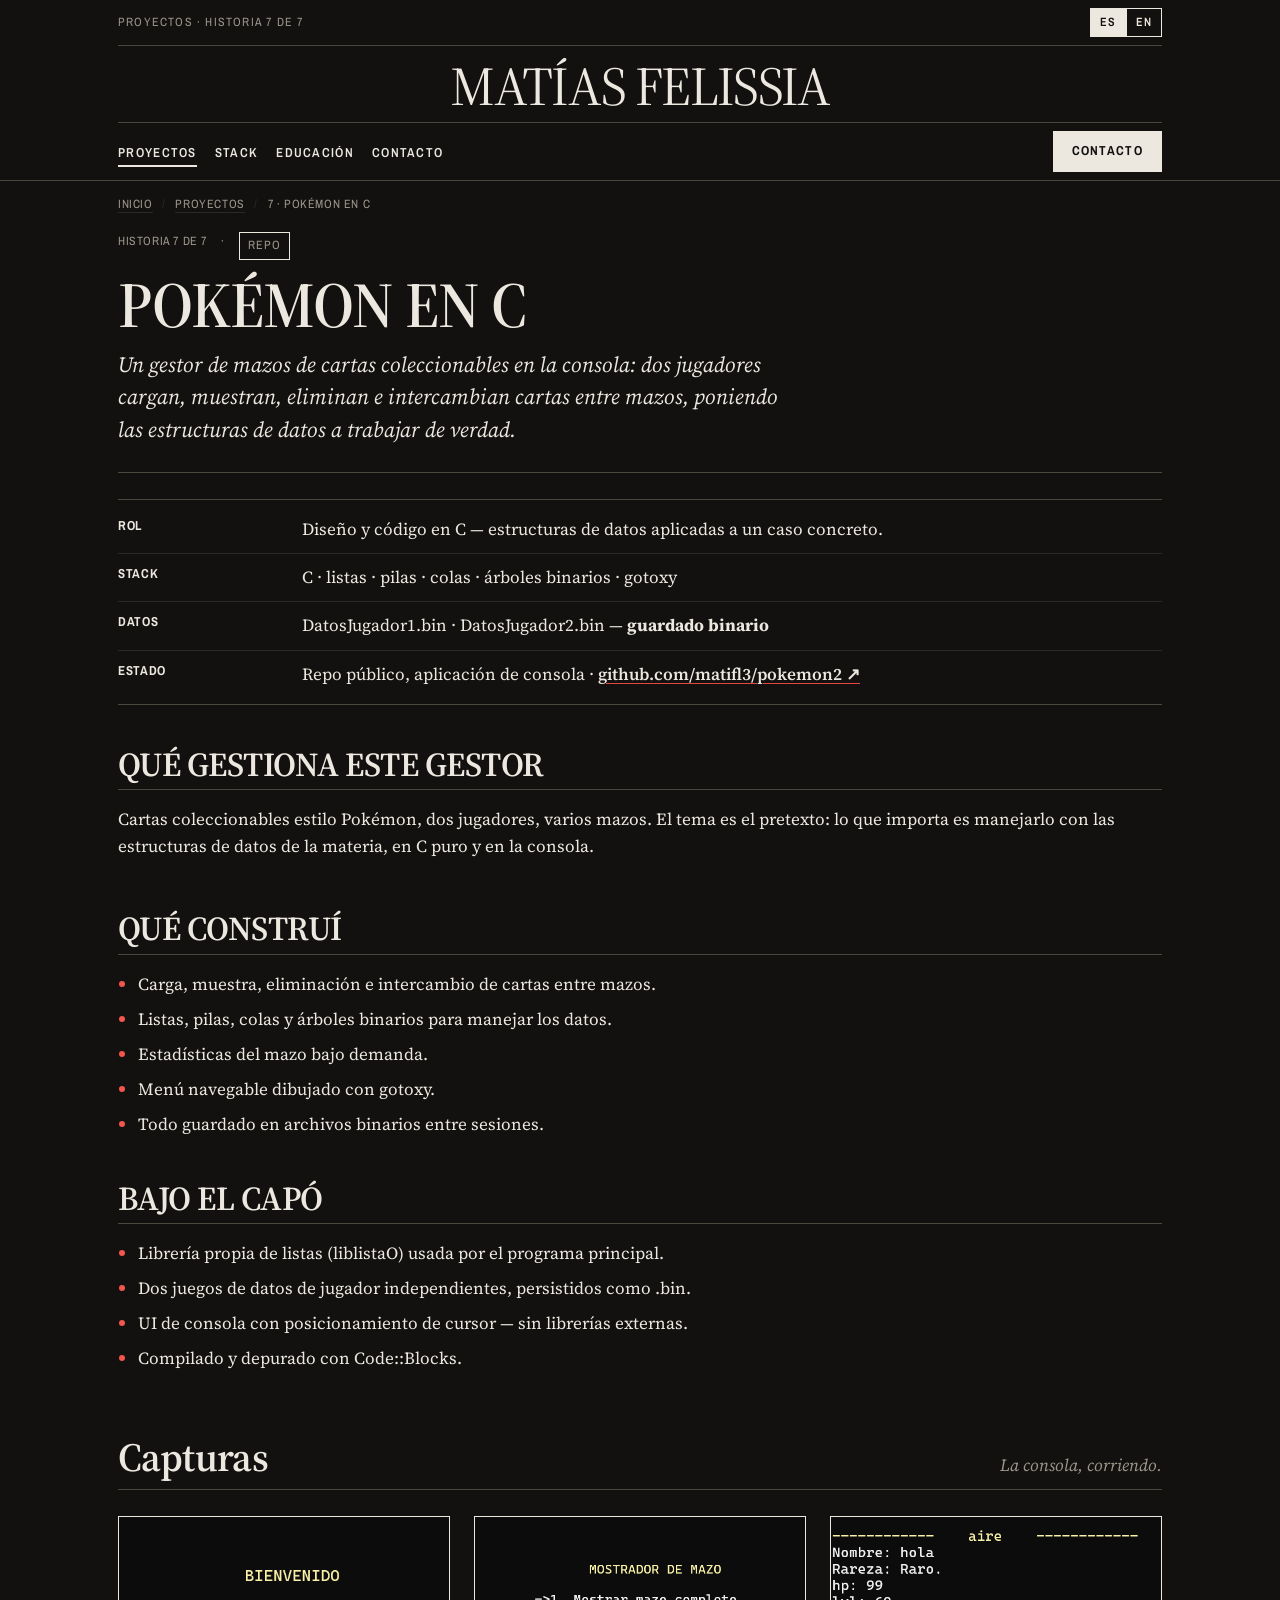
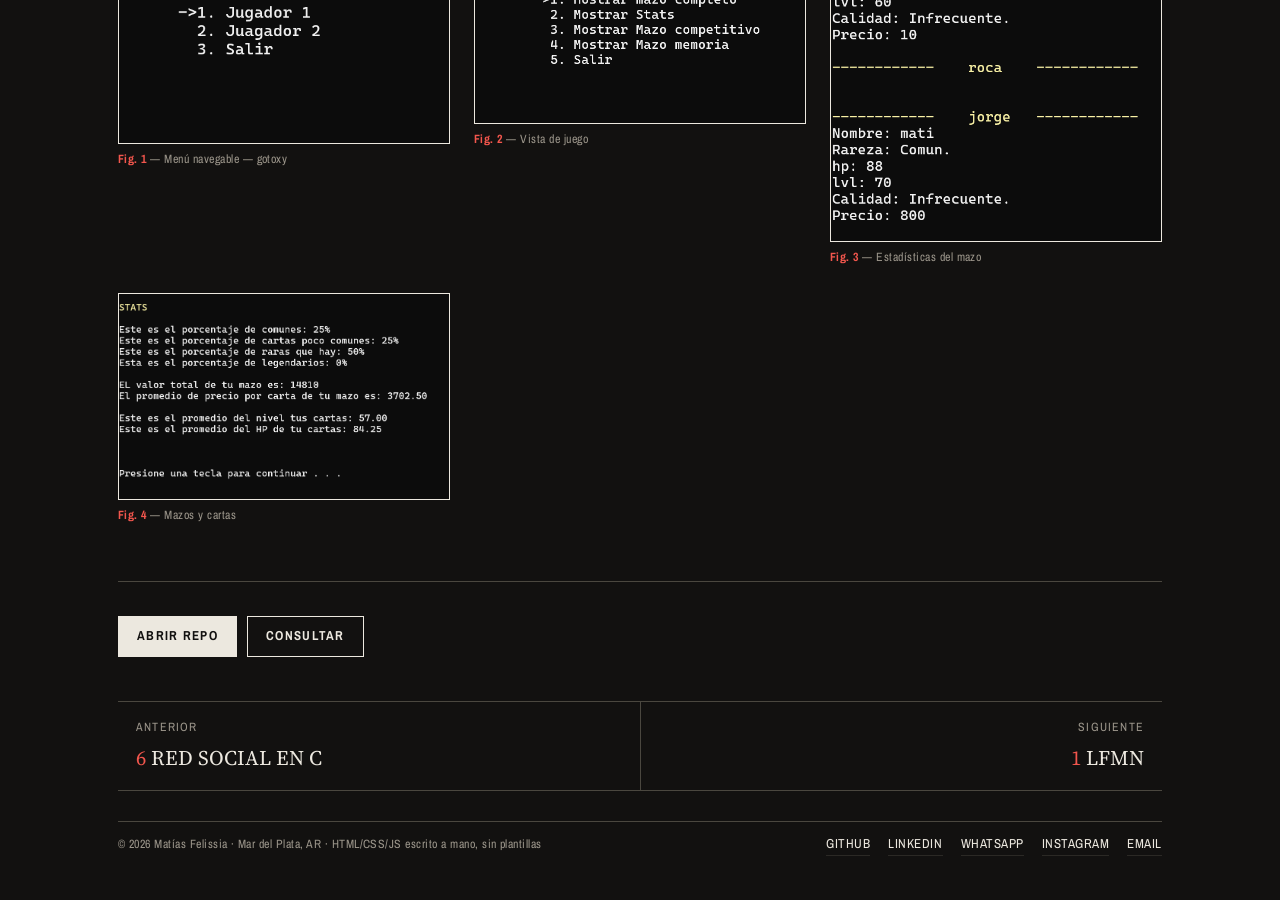
<file: proyectos/pokemon.html>
<!doctype html>
<html lang="es">
<head>
  <meta charset="utf-8">
  <meta name="viewport" content="width=device-width, initial-scale=1">
  <title>Pokémon en C · Matías Felissia</title>
  <meta name="description" content="Gestor de mazos de cartas estilo Pokémon en consola, en C: dos jugadores, listas, pilas, colas y árboles binarios, con guardado en archivos binarios.">
  <meta name="color-scheme" content="dark">
  <link rel="icon" href="data:image/svg+xml,%3Csvg xmlns='http://www.w3.org/2000/svg' viewBox='0 0 32 32'%3E%3Crect width='32' height='32' fill='%23e5473f'/%3E%3Ctext x='16' y='22' font-family='Arial,sans-serif' font-size='14' font-weight='900' text-anchor='middle' fill='%23160b0a'%3EMF%3C/text%3E%3C/svg%3E">
  <link rel="preload" href="../assets/fonts/sourceseriflatin.woff2" as="font" type="font/woff2" crossorigin>
  <link rel="stylesheet" href="../assets/css/press.css">
  <script src="../assets/js/site.js" defer></script>
</head>
<body>
  <a class="skip" href="#main" data-en="Skip to content">Saltar al contenido</a>

  <header class="masthead">
    <div class="shell">
      <div class="masthead__folio">
        <p class="masthead__folio-note">
          <span data-en="Projects · story 7 of 7">Proyectos · historia 7 de 7</span>
        </p>
        <div class="lang" role="group" aria-label="Idioma / Language">
          <button type="button" class="lang__btn" data-lang="es" aria-pressed="true">ES</button>
          <button type="button" class="lang__btn" data-lang="en" aria-pressed="false">EN</button>
        </div>
      </div>

      <a class="masthead__name" href="../index.html">Matías Felissia</a>

      <div class="masthead__bar">
        <nav aria-label="Principal">
          <ul class="nav">
            <li><a class="nav__link" href="../index.html#proyectos" aria-current="page" data-en="Projects">Proyectos</a></li>
            <li><a class="nav__link" href="../index.html#stack" data-en="Stack">Stack</a></li>
            <li><a class="nav__link" href="../index.html#educacion" data-en="Education">Educación</a></li>
            <li><a class="nav__link" href="../contacto.html" data-en="Contact">Contacto</a></li>
          </ul>
        </nav>
        <a class="btn btn--ink masthead__cta" href="../contacto.html" data-en="Contact">Contacto</a>
      </div>
    </div>
  </header>

  <main id="main" class="shell">
    <p class="crumbs">
      <a href="../index.html" data-en="Home">Inicio</a>
      <span aria-hidden="true">/</span>
      <a href="../index.html#proyectos" data-en="Projects">Proyectos</a>
      <span aria-hidden="true">/</span>
      <span>7 · Pokémon en C</span>
    </p>

    <header class="storyhead">
      <p class="storyhead__meta">
        <span data-en="Story 7 of 7">Historia 7 de 7</span>
        <span aria-hidden="true">·</span>
        <span class="chip">Repo</span>
      </p>
      <h1 class="storyhead__title" data-en="Pokémon in C">Pokémon en C</h1>
      <p class="storyhead__deck" data-en="A collectible-card deck manager in the console: two players load, show, delete and swap cards between decks, putting data structures to real use.">Un gestor de mazos de cartas coleccionables en la consola: dos jugadores cargan, muestran, eliminan e intercambian cartas entre mazos, poniendo las estructuras de datos a trabajar de verdad.</p>
    </header>

    <div class="ficha">
      <div class="ficha__row">
        <span class="ficha__key" data-en="Role">Rol</span>
        <span class="ficha__val" data-en="Design and code in C — data structures applied to a real case.">Diseño y código en C — estructuras de datos aplicadas a un caso concreto.</span>
      </div>
      <div class="ficha__row">
        <span class="ficha__key">Stack</span>
        <span class="ficha__val">C · listas · pilas · colas · árboles binarios · gotoxy</span>
      </div>
      <div class="ficha__row">
        <span class="ficha__key" data-en="Data">Datos</span>
        <span class="ficha__val" data-en="DatosJugador1.bin · DatosJugador2.bin — <b>binary save</b>">DatosJugador1.bin · DatosJugador2.bin — <b>guardado binario</b></span>
      </div>
      <div class="ficha__row">
        <span class="ficha__key" data-en="Status">Estado</span>
        <span class="ficha__val"><span data-en="Public repo, console app">Repo público, aplicación de consola</span> · <a href="https://github.com/matifl3/pokemon2" target="_blank" rel="noopener">github.com/matifl3/pokemon2 ↗</a></span>
      </div>
    </div>

    <div class="parts">
      <section class="part">
        <h2 data-en="What this deck manager runs">Qué gestiona este gestor</h2>
        <p data-en="Collectible Pokémon-style cards, two players, several decks. The point is not the theme — it is handling all of it with the data structures studied in class, in plain C, in the console.">Cartas coleccionables estilo Pokémon, dos jugadores, varios mazos. El tema es el pretexto: lo que importa es manejarlo con las estructuras de datos de la materia, en C puro y en la consola.</p>
      </section>

      <section class="part">
        <h2 data-en="What I built">Qué construí</h2>
        <ul>
          <li data-en="Load, show, delete and swap cards between decks.">Carga, muestra, eliminación e intercambio de cartas entre mazos.</li>
          <li data-en="Lists, stacks, queues and binary trees to hold the data.">Listas, pilas, colas y árboles binarios para manejar los datos.</li>
          <li data-en="Deck statistics on demand.">Estadísticas del mazo bajo demanda.</li>
          <li data-en="Navigable menu drawn with gotoxy.">Menú navegable dibujado con gotoxy.</li>
          <li data-en="Everything saved to binary files between sessions.">Todo guardado en archivos binarios entre sesiones.</li>
        </ul>
      </section>

      <section class="part">
        <h2 data-en="Under the hood">Bajo el capó</h2>
        <ul>
          <li data-en="Own list library (liblistaO) used by the main program.">Librería propia de listas (liblistaO) usada por el programa principal.</li>
          <li data-en="Two independent player datasets, persisted as .bin files.">Dos juegos de datos de jugador independientes, persistidos como .bin.</li>
          <li data-en="Console UI with cursor positioning — no external libraries.">UI de consola con posicionamiento de cursor — sin librerías externas.</li>
          <li data-en="Built and debugged with Code::Blocks.">Compilado y depurado con Code::Blocks.</li>
        </ul>
      </section>
    </div>

    <section class="section" aria-labelledby="shots-title">
      <div class="section__head">
        <h2 class="section__title" id="shots-title" data-en="Screenshots">Capturas</h2>
        <p class="section__note" data-en="The console, running.">La consola, corriendo.</p>
      </div>
      <div class="plates__grid">
        <figure class="plate">
          <div class="plate__shot"><img src="../assets/img/pokemon/menu.png" alt="Menú navegable dibujado con gotoxy" data-en-alt="Navigable menu drawn with gotoxy" width="1280" height="720" loading="lazy"></div>
          <figcaption><b>Fig. 1</b> — <span data-en="Navigable menu — gotoxy">Menú navegable — gotoxy</span></figcaption>
        </figure>
        <figure class="plate">
          <div class="plate__shot"><img src="../assets/img/pokemon/battle.png" alt="Vista de juego en la consola" data-en-alt="Game view in the console" width="1280" height="720" loading="lazy"></div>
          <figcaption><b>Fig. 2</b> — <span data-en="Game view">Vista de juego</span></figcaption>
        </figure>
        <figure class="plate">
          <div class="plate__shot"><img src="../assets/img/pokemon/stats.png" alt="Estadísticas del mazo" data-en-alt="Deck statistics" width="1280" height="720" loading="lazy"></div>
          <figcaption><b>Fig. 3</b> — <span data-en="Deck statistics">Estadísticas del mazo</span></figcaption>
        </figure>
        <figure class="plate">
          <div class="plate__shot"><img src="../assets/img/pokemon/inventory.png" alt="Mazos y cartas de los jugadores" data-en-alt="Player decks and cards" width="1280" height="720" loading="lazy"></div>
          <figcaption><b>Fig. 4</b> — <span data-en="Decks and cards">Mazos y cartas</span></figcaption>
        </figure>
      </div>
    </section>

    <div class="actions">
      <a class="btn btn--ink" href="https://github.com/matifl3/pokemon2" target="_blank" rel="noopener" data-en="Open repo">Abrir repo</a>
      <a class="btn btn--ghost" href="../contacto.html" data-en="Ask about it">Consultar</a>
    </div>

    <nav class="pager" aria-label="Navegación de proyectos">
      <a href="redsocial.html">
        <span class="pager__label" data-en="Previous">Anterior</span>
        <span class="pager__name"><span class="pager__pos">6</span> Red Social en C</span>
      </a>
      <a href="lfmn.html">
        <span class="pager__label" data-en="Next">Siguiente</span>
        <span class="pager__name"><span class="pager__pos">1</span> LFMN</span>
      </a>
    </nav>
  </main>

  <footer class="colophon">
    <div class="shell">
      <div class="colophon__inner">
        <p class="colophon__meta" data-en="© 2026 Matías Felissia · Mar del Plata, AR · hand-written HTML/CSS/JS, no templates">© 2026 Matías Felissia · Mar del Plata, AR · HTML/CSS/JS escrito a mano, sin plantillas</p>
        <nav class="colophon__links" aria-label="Redes">
          <a href="https://github.com/matifl3" target="_blank" rel="noopener">GitHub</a>
          <a href="https://www.linkedin.com/in/matias-felissia-b908841aa/" target="_blank" rel="noopener">LinkedIn</a>
          <a href="https://wa.me/5492235391618" target="_blank" rel="noopener">WhatsApp</a>
          <a href="https://www.instagram.com/matifl_/" target="_blank" rel="noopener">Instagram</a>
          <a href="mailto:matifelissia2205@gmail.com">Email</a>
        </nav>
      </div>
    </div>
  </footer>
</body>
</html>
</file>
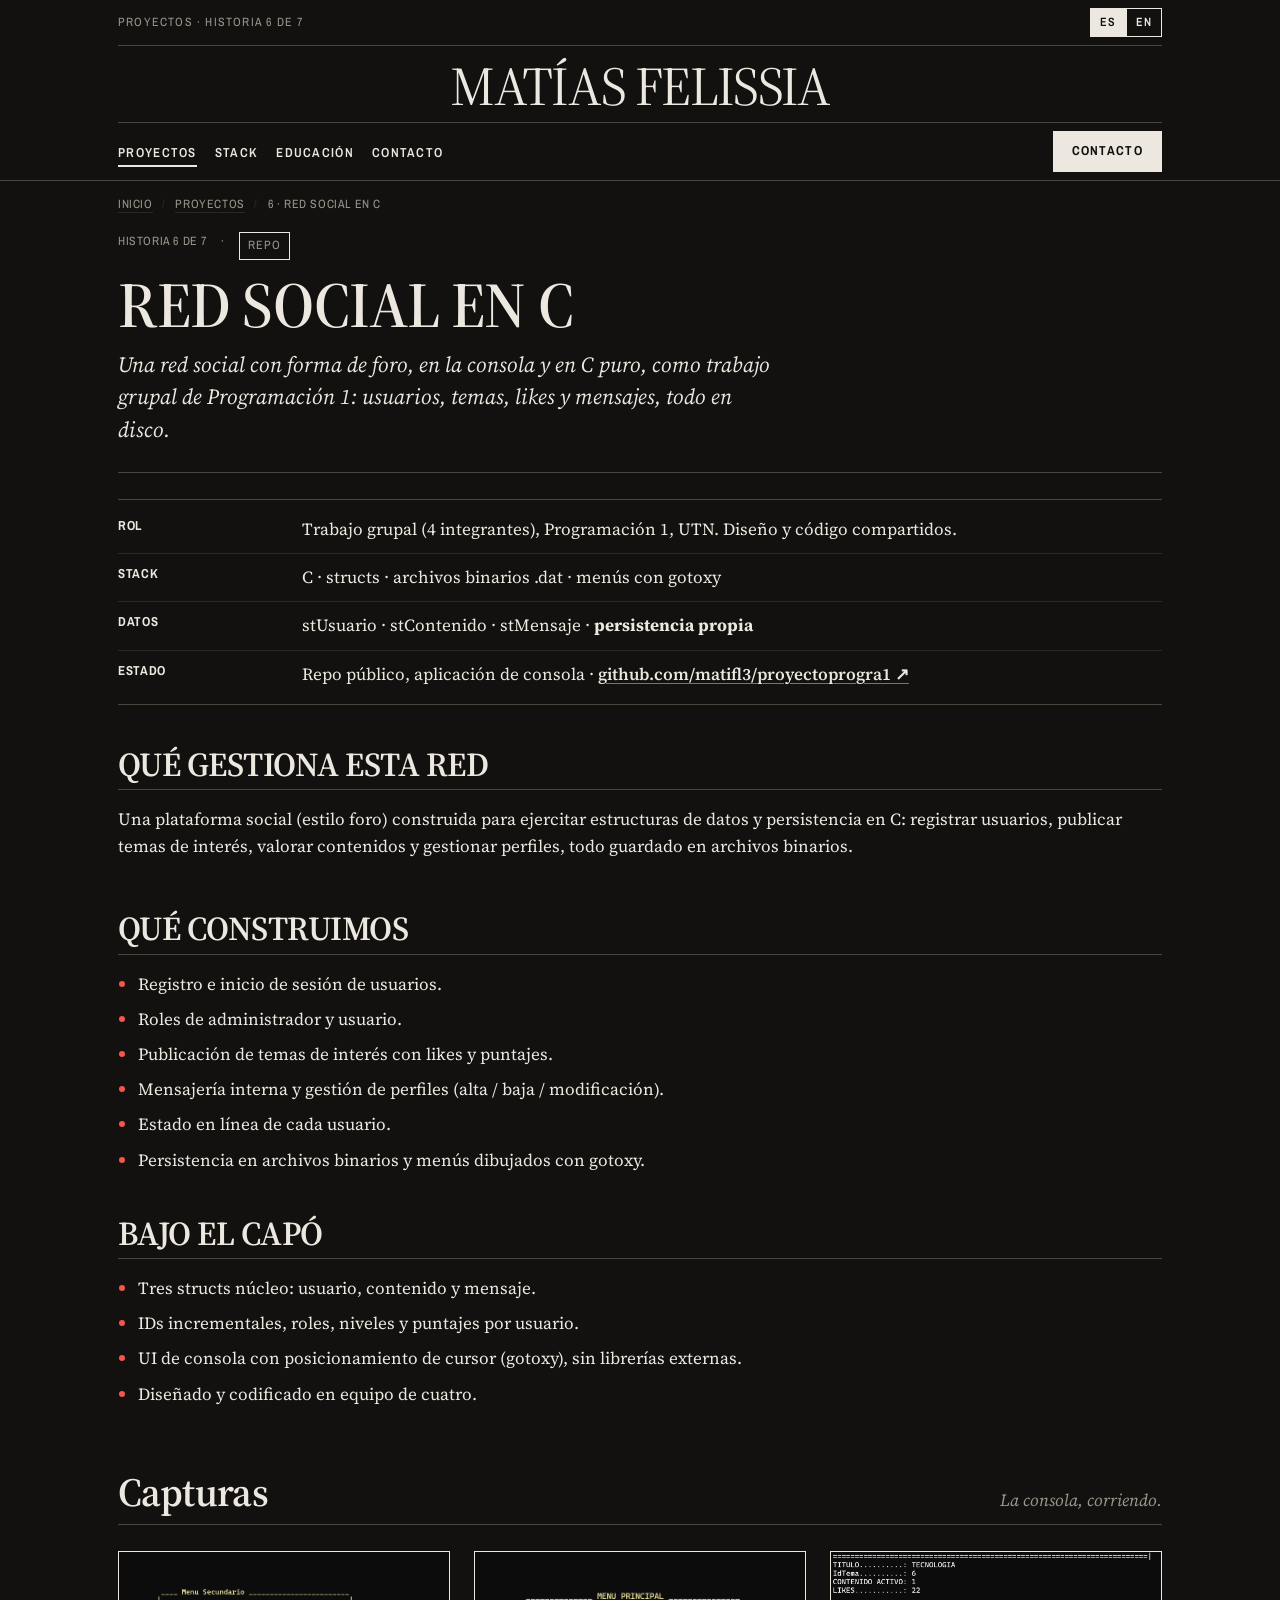
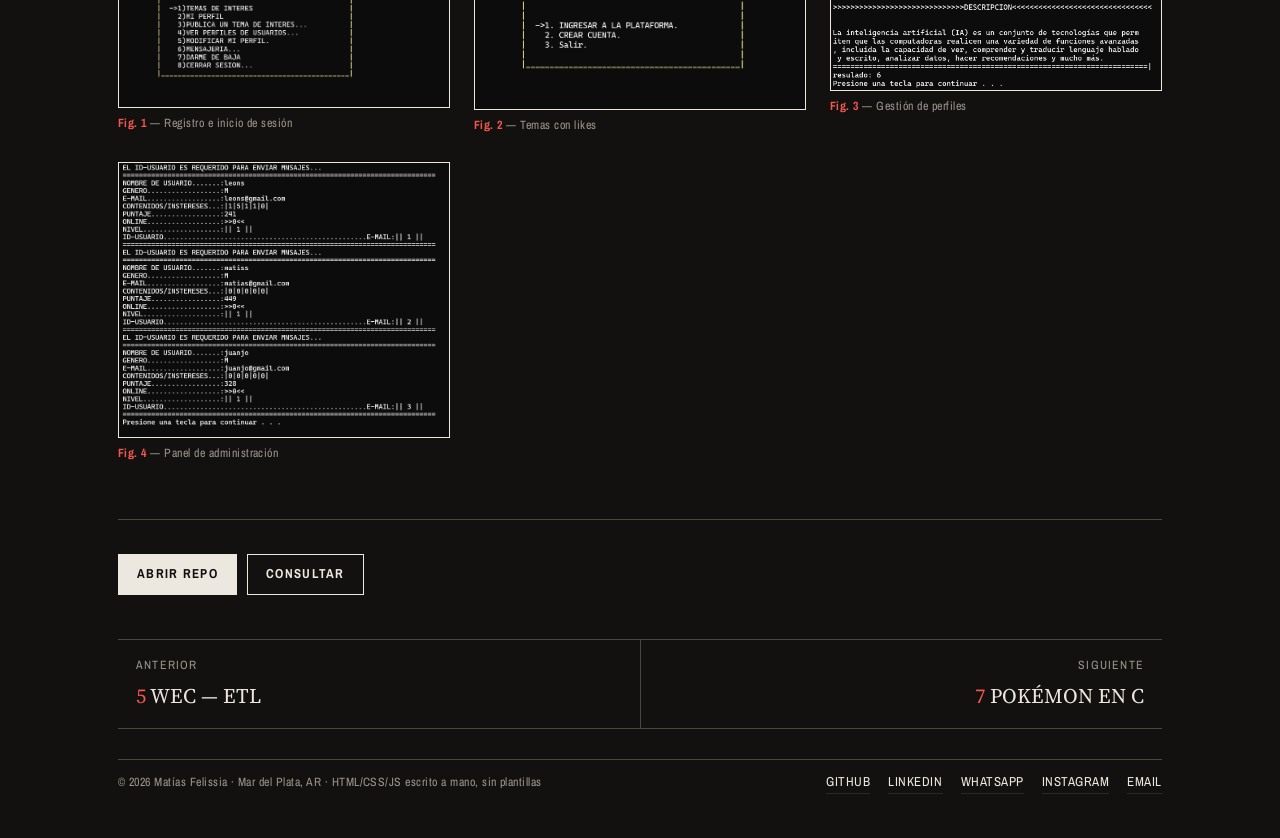
<file: proyectos/redsocial.html>
<!doctype html>
<html lang="es">
<head>
  <meta charset="utf-8">
  <meta name="viewport" content="width=device-width, initial-scale=1">
  <title>Red Social en C · Matías Felissia</title>
  <meta name="description" content="Red social/foro en C para consola: trabajo grupal de Programación 1. Usuarios, temas con likes, mensajería y perfiles, persistidos en archivos binarios.">
  <meta name="color-scheme" content="dark">
  <link rel="icon" href="data:image/svg+xml,%3Csvg xmlns='http://www.w3.org/2000/svg' viewBox='0 0 32 32'%3E%3Crect width='32' height='32' fill='%23e5473f'/%3E%3Ctext x='16' y='22' font-family='Arial,sans-serif' font-size='14' font-weight='900' text-anchor='middle' fill='%23160b0a'%3EMF%3C/text%3E%3C/svg%3E">
  <link rel="preload" href="../assets/fonts/sourceseriflatin.woff2" as="font" type="font/woff2" crossorigin>
  <link rel="stylesheet" href="../assets/css/press.css">
  <script src="../assets/js/site.js" defer></script>
</head>
<body>
  <a class="skip" href="#main" data-en="Skip to content">Saltar al contenido</a>

  <header class="masthead">
    <div class="shell">
      <div class="masthead__folio">
        <p class="masthead__folio-note">
          <span data-en="Projects · story 6 of 7">Proyectos · historia 6 de 7</span>
        </p>
        <div class="lang" role="group" aria-label="Idioma / Language">
          <button type="button" class="lang__btn" data-lang="es" aria-pressed="true">ES</button>
          <button type="button" class="lang__btn" data-lang="en" aria-pressed="false">EN</button>
        </div>
      </div>

      <a class="masthead__name" href="../index.html">Matías Felissia</a>

      <div class="masthead__bar">
        <nav aria-label="Principal">
          <ul class="nav">
            <li><a class="nav__link" href="../index.html#proyectos" aria-current="page" data-en="Projects">Proyectos</a></li>
            <li><a class="nav__link" href="../index.html#stack" data-en="Stack">Stack</a></li>
            <li><a class="nav__link" href="../index.html#educacion" data-en="Education">Educación</a></li>
            <li><a class="nav__link" href="../contacto.html" data-en="Contact">Contacto</a></li>
          </ul>
        </nav>
        <a class="btn btn--ink masthead__cta" href="../contacto.html" data-en="Contact">Contacto</a>
      </div>
    </div>
  </header>

  <main id="main" class="shell">
    <p class="crumbs">
      <a href="../index.html" data-en="Home">Inicio</a>
      <span aria-hidden="true">/</span>
      <a href="../index.html#proyectos" data-en="Projects">Proyectos</a>
      <span aria-hidden="true">/</span>
      <span>6 · Red Social en C</span>
    </p>

    <header class="storyhead">
      <p class="storyhead__meta">
        <span data-en="Story 6 of 7">Historia 6 de 7</span>
        <span aria-hidden="true">·</span>
        <span class="chip">Repo</span>
      </p>
      <h1 class="storyhead__title" data-en="Social Network in C">Red Social en C</h1>
      <p class="storyhead__deck" data-en="A forum-shaped social network in the console, written in plain C as a group project for Programming 1: users, topics, likes, messages, all on disk.">Una red social con forma de foro, en la consola y en C puro, como trabajo grupal de Programación 1: usuarios, temas, likes y mensajes, todo en disco.</p>
    </header>

    <div class="ficha">
      <div class="ficha__row">
        <span class="ficha__key" data-en="Role">Rol</span>
        <span class="ficha__val" data-en="Group work (4 students), Programming 1, UTN. Shared design and coding.">Trabajo grupal (4 integrantes), Programación 1, UTN. Diseño y código compartidos.</span>
      </div>
      <div class="ficha__row">
        <span class="ficha__key">Stack</span>
        <span class="ficha__val">C · structs · archivos binarios .dat · menús con gotoxy</span>
      </div>
      <div class="ficha__row">
        <span class="ficha__key" data-en="Data">Datos</span>
        <span class="ficha__val" data-en="stUsuario · stContenido · stMensaje · <b>custom persistence</b>">stUsuario · stContenido · stMensaje · <b>persistencia propia</b></span>
      </div>
      <div class="ficha__row">
        <span class="ficha__key" data-en="Status">Estado</span>
        <span class="ficha__val"><span data-en="Public repo, console app">Repo público, aplicación de consola</span> · <a href="https://github.com/matifl3/proyectoprogra1" target="_blank" rel="noopener">github.com/matifl3/proyectoprogra1 ↗</a></span>
      </div>
    </div>

    <div class="parts">
      <section class="part">
        <h2 data-en="What this network runs">Qué gestiona esta red</h2>
        <p data-en="A social platform (forum style) built to exercise data structures and persistence in C: register users, post topics of interest, rate content and manage profiles, with everything saved to binary files.">Una plataforma social (estilo foro) construida para ejercitar estructuras de datos y persistencia en C: registrar usuarios, publicar temas de interés, valorar contenidos y gestionar perfiles, todo guardado en archivos binarios.</p>
      </section>

      <section class="part">
        <h2 data-en="What we built">Qué construimos</h2>
        <ul>
          <li data-en="User registration and login.">Registro e inicio de sesión de usuarios.</li>
          <li data-en="Administrator and regular-user roles.">Roles de administrador y usuario.</li>
          <li data-en="Topics of interest with likes and share points.">Publicación de temas de interés con likes y puntajes.</li>
          <li data-en="Internal messaging plus profile management (create / disable / edit).">Mensajería interna y gestión de perfiles (alta / baja / modificación).</li>
          <li data-en="Online / offline status per user.">Estado en línea de cada usuario.</li>
          <li data-en="Binary-file persistence and menus drawn with gotoxy.">Persistencia en archivos binarios y menús dibujados con gotoxy.</li>
        </ul>
      </section>

      <section class="part">
        <h2 data-en="Under the hood">Bajo el capó</h2>
        <ul>
          <li data-en="Three core structs: user, content and message.">Tres structs núcleo: usuario, contenido y mensaje.</li>
          <li data-en="Incremental IDs, roles, levels and scores per user.">IDs incrementales, roles, niveles y puntajes por usuario.</li>
          <li data-en="Console UI with cursor positioning (gotoxy), no external libraries.">UI de consola con posicionamiento de cursor (gotoxy), sin librerías externas.</li>
          <li data-en="Designed and coded as a four-person team.">Diseñado y codificado en equipo de cuatro.</li>
        </ul>
      </section>
    </div>

    <section class="section" aria-labelledby="shots-title">
      <div class="section__head">
        <h2 class="section__title" id="shots-title" data-en="Screenshots">Capturas</h2>
        <p class="section__note" data-en="The console, running.">La consola, corriendo.</p>
      </div>
      <div class="plates__grid">
        <figure class="plate">
          <div class="plate__shot"><img src="../assets/img/redsocial/login.png" alt="Registro e inicio de sesión en consola" data-en-alt="Console registration and login" width="1280" height="720" loading="lazy"></div>
          <figcaption><b>Fig. 1</b> — <span data-en="Registration and login">Registro e inicio de sesión</span></figcaption>
        </figure>
        <figure class="plate">
          <div class="plate__shot"><img src="../assets/img/redsocial/feed.png" alt="Temas de interés publicados con likes" data-en-alt="Published topics with likes" width="1280" height="720" loading="lazy"></div>
          <figcaption><b>Fig. 2</b> — <span data-en="Topics with likes">Temas con likes</span></figcaption>
        </figure>
        <figure class="plate">
          <div class="plate__shot"><img src="../assets/img/redsocial/profile.png" alt="Gestión de perfiles de usuario" data-en-alt="User profile management" width="1280" height="720" loading="lazy"></div>
          <figcaption><b>Fig. 3</b> — <span data-en="Profile management">Gestión de perfiles</span></figcaption>
        </figure>
        <figure class="plate">
          <div class="plate__shot"><img src="../assets/img/redsocial/admin.png" alt="Panel de administración en consola" data-en-alt="Console admin panel" width="1280" height="720" loading="lazy"></div>
          <figcaption><b>Fig. 4</b> — <span data-en="Admin panel">Panel de administración</span></figcaption>
        </figure>
      </div>
    </section>

    <div class="actions">
      <a class="btn btn--ink" href="https://github.com/matifl3/proyectoprogra1" target="_blank" rel="noopener" data-en="Open repo">Abrir repo</a>
      <a class="btn btn--ghost" href="../contacto.html" data-en="Ask about it">Consultar</a>
    </div>

    <nav class="pager" aria-label="Navegación de proyectos">
      <a href="wec.html">
        <span class="pager__label" data-en="Previous">Anterior</span>
        <span class="pager__name"><span class="pager__pos">5</span> WEC — ETL</span>
      </a>
      <a href="pokemon.html">
        <span class="pager__label" data-en="Next">Siguiente</span>
        <span class="pager__name"><span class="pager__pos">7</span> Pokémon en C</span>
      </a>
    </nav>
  </main>

  <footer class="colophon">
    <div class="shell">
      <div class="colophon__inner">
        <p class="colophon__meta" data-en="© 2026 Matías Felissia · Mar del Plata, AR · hand-written HTML/CSS/JS, no templates">© 2026 Matías Felissia · Mar del Plata, AR · HTML/CSS/JS escrito a mano, sin plantillas</p>
        <nav class="colophon__links" aria-label="Redes">
          <a href="https://github.com/matifl3" target="_blank" rel="noopener">GitHub</a>
          <a href="https://www.linkedin.com/in/matias-felissia-b908841aa/" target="_blank" rel="noopener">LinkedIn</a>
          <a href="https://wa.me/5492235391618" target="_blank" rel="noopener">WhatsApp</a>
          <a href="https://www.instagram.com/matifl_/" target="_blank" rel="noopener">Instagram</a>
          <a href="mailto:matifelissia2205@gmail.com">Email</a>
        </nav>
      </div>
    </div>
  </footer>
</body>
</html>
</file>
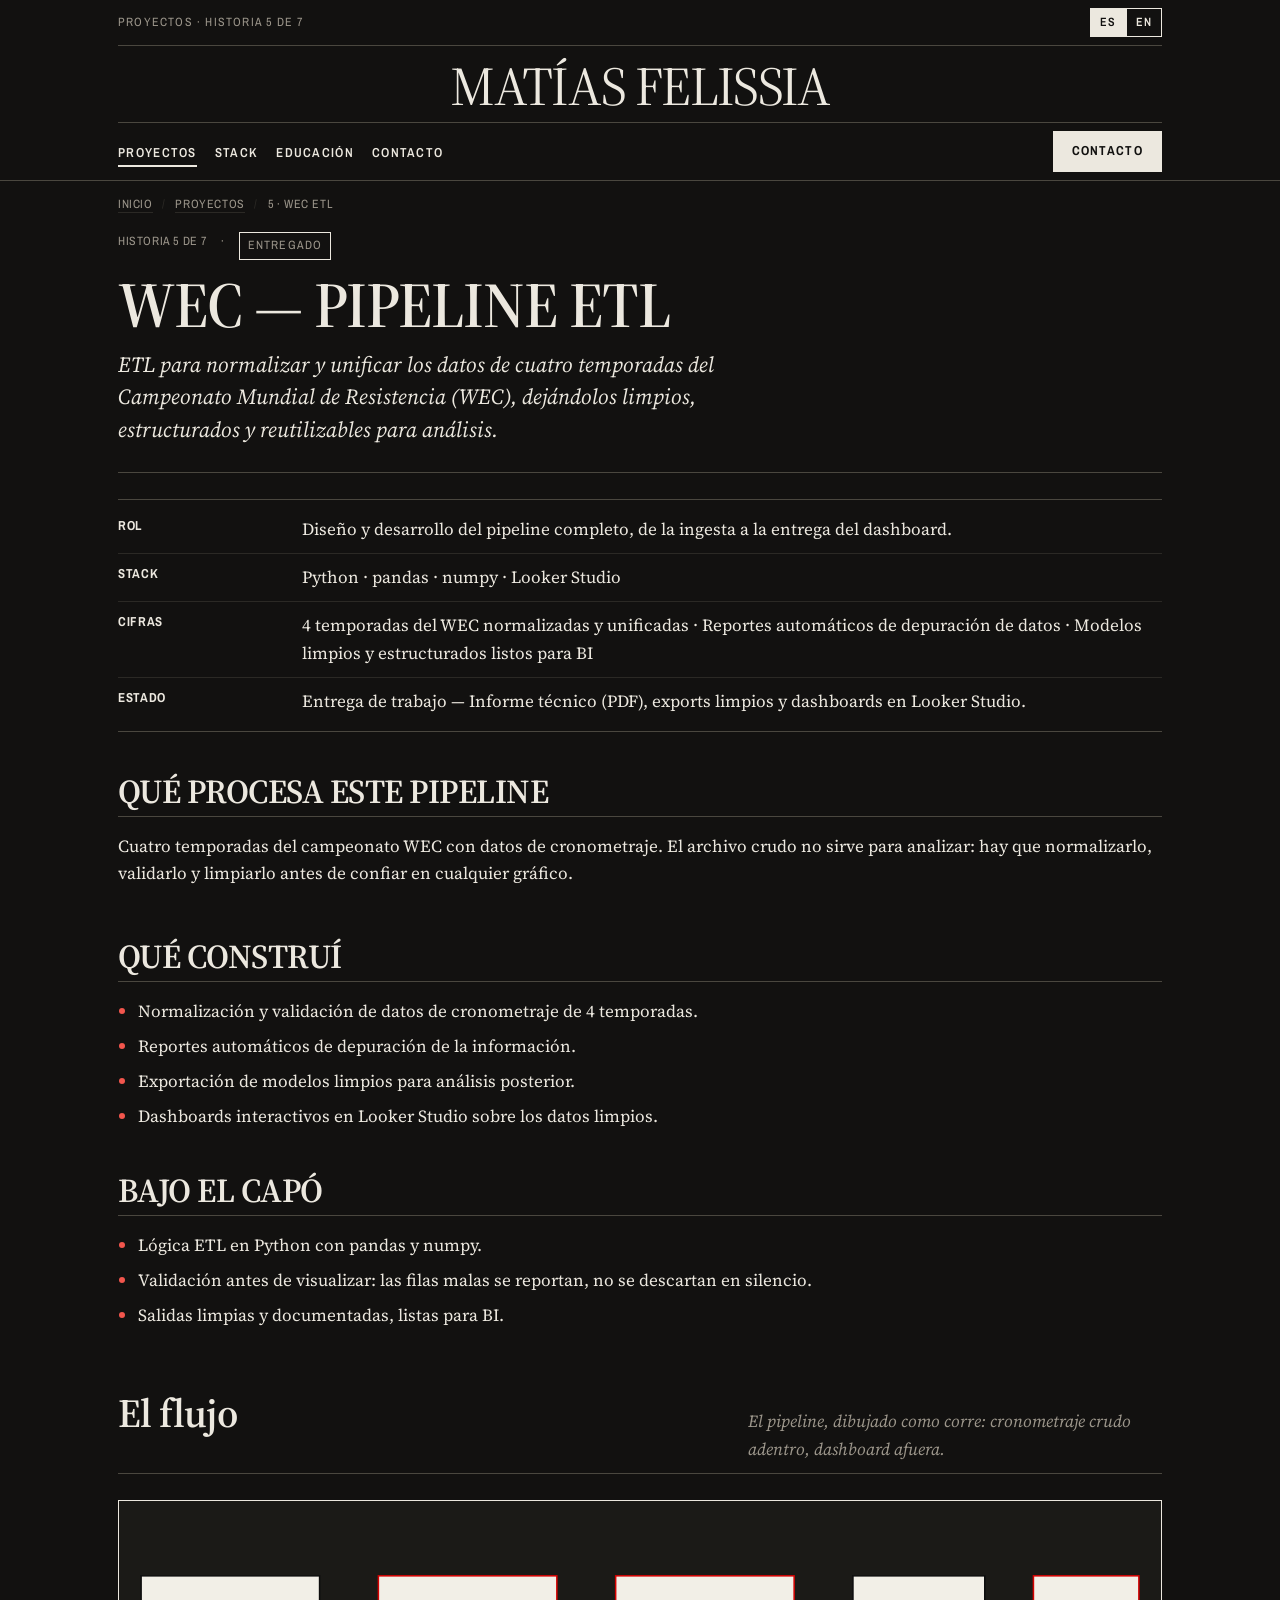
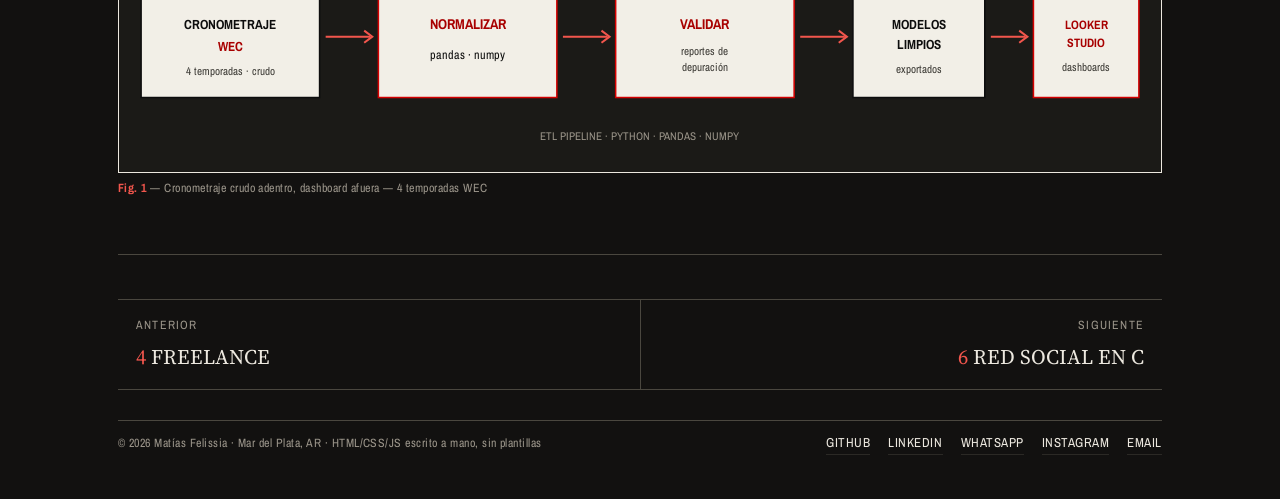
<file: proyectos/wec.html>
﻿<!doctype html>
<html lang="es">
<head>
  <meta charset="utf-8">
  <meta name="viewport" content="width=device-width, initial-scale=1">
  <title>WEC — Pipeline ETL · Matías Felissia</title>
  <meta name="description" content="Pipeline ETL en Python: normaliza y valida datos de cronometraje de 4 temporadas del WEC y los exporta a dashboards en Looker Studio.">
  <meta name="color-scheme" content="dark">
  <link rel="icon" href="data:image/svg+xml,%3Csvg xmlns='http://www.w3.org/2000/svg' viewBox='0 0 32 32'%3E%3Crect width='32' height='32' fill='%23e5473f'/%3E%3Ctext x='16' y='22' font-family='Arial,sans-serif' font-size='14' font-weight='900' text-anchor='middle' fill='%23160b0a'%3EMF%3C/text%3E%3C/svg%3E">
  <link rel="preload" href="../assets/fonts/sourceseriflatin.woff2" as="font" type="font/woff2" crossorigin>
  <link rel="stylesheet" href="../assets/css/press.css">
  <script src="../assets/js/site.js" defer></script>
</head>
<body>
  <a class="skip" href="#main" data-en="Skip to content">Saltar al contenido</a>

  <header class="masthead">
    <div class="shell">
      <div class="masthead__folio">
        <p class="masthead__folio-note">
          <span data-en="Projects · story 5 of 7">Proyectos · historia 5 de 7</span>
        </p>
        <div class="lang" role="group" aria-label="Idioma / Language">
          <button type="button" class="lang__btn" data-lang="es" aria-pressed="true">ES</button>
          <button type="button" class="lang__btn" data-lang="en" aria-pressed="false">EN</button>
        </div>
      </div>

      <a class="masthead__name" href="../index.html">Matías Felissia</a>

      <div class="masthead__bar">
        <nav aria-label="Principal">
          <ul class="nav">
            <li><a class="nav__link" href="../index.html#proyectos" aria-current="page" data-en="Projects">Proyectos</a></li>
            <li><a class="nav__link" href="../index.html#stack" data-en="Stack">Stack</a></li>
            <li><a class="nav__link" href="../index.html#educacion" data-en="Education">Educación</a></li>
            <li><a class="nav__link" href="../contacto.html" data-en="Contact">Contacto</a></li>
          </ul>
        </nav>
        <a class="btn btn--ink masthead__cta" href="../contacto.html" data-en="Contact">Contacto</a>
      </div>
    </div>
  </header>

  <main id="main" class="shell">
    <p class="crumbs">
      <a href="../index.html" data-en="Home">Inicio</a>
      <span aria-hidden="true">/</span>
      <a href="../index.html#proyectos" data-en="Projects">Proyectos</a>
      <span aria-hidden="true">/</span>
      <span>5 · WEC ETL</span>
    </p>

    <header class="storyhead">
      <p class="storyhead__meta">
        <span data-en="Story 5 of 7">Historia 5 de 7</span>
        <span aria-hidden="true">·</span>
        <span class="chip" data-en="Delivered">Entregado</span>
      </p>
      <h1 class="storyhead__title">WEC — Pipeline ETL</h1>
      <p class="storyhead__deck" data-en="Four seasons of endurance-racing timing data, taken from raw files to clean models to an interactive dashboard.">ETL para normalizar y unificar los datos de cuatro temporadas del Campeonato Mundial de Resistencia (WEC), dejándolos limpios, estructurados y reutilizables para análisis.</p>
    </header>

    <div class="ficha">
      <div class="ficha__row">
        <span class="ficha__key" data-en="Role">Rol</span>
        <span class="ficha__val" data-en="Design and build of the entire pipeline, from ingestion to dashboard hand-off.">Diseño y desarrollo del pipeline completo, de la ingesta a la entrega del dashboard.</span>
      </div>
      <div class="ficha__row">
        <span class="ficha__key">Stack</span>
        <span class="ficha__val">Python · pandas · numpy · Looker Studio</span>
      </div>
      <div class="ficha__row">
        <span class="ficha__key" data-en="Figures">Cifras</span>
        <span class="ficha__val" data-en="4 seasons · <b>automatic debug reports</b> · clean models exported">4 temporadas del WEC normalizadas y unificadas · Reportes automáticos de depuración de datos · Modelos limpios y estructurados listos para BI</span>
      </div>
      <div class="ficha__row">
        <span class="ficha__key" data-en="Status">Estado</span>
        <span class="ficha__val" data-en="Delivered work — no public repo, no public dashboard.">Entrega de trabajo — Informe técnico (PDF), exports limpios y dashboards en Looker Studio.</span>
      </div>
    </div>

    <div class="parts">
      <section class="part">
        <h2 data-en="What this pipeline runs">Qué procesa este pipeline</h2>
        <p data-en="Four WEC championship seasons of timing data. Raw timing files are not analysis-ready: they need normalizing, validating and cleaning before anyone can trust a chart.">Cuatro temporadas del campeonato WEC con datos de cronometraje. El archivo crudo no sirve para analizar: hay que normalizarlo, validarlo y limpiarlo antes de confiar en cualquier gráfico.</p>
      </section>

      <section class="part">
        <h2 data-en="What I built">Qué construí</h2>
        <ul>
          <li data-en="Normalization and validation of timing data across 4 seasons.">Normalización y validación de datos de cronometraje de 4 temporadas.</li>
          <li data-en="Automatic data-quality debugging reports.">Reportes automáticos de depuración de la información.</li>
          <li data-en="Export of clean models for downstream analysis.">Exportación de modelos limpios para análisis posterior.</li>
          <li data-en="Interactive dashboards in Looker Studio on top of the clean data.">Dashboards interactivos en Looker Studio sobre los datos limpios.</li>
        </ul>
      </section>

      <section class="part">
        <h2 data-en="Under the hood">Bajo el capó</h2>
        <ul>
          <li data-en="ETL logic in Python with pandas and numpy.">Lógica ETL en Python con pandas y numpy.</li>
          <li data-en="Validation before visualization: bad rows get reported, not silently dropped.">Validación antes de visualizar: las filas malas se reportan, no se descartan en silencio.</li>
          <li data-en="Clean, documented outputs ready for BI.">Salidas limpias y documentadas, listas para BI.</li>
        </ul>
      </section>
    </div>

    <section class="section" aria-labelledby="flow-title">
      <div class="section__head">
        <h2 class="section__title" id="flow-title" data-en="The flow">El flujo</h2>
        <p class="section__note" data-en="The pipeline, drawn as it runs: raw timing in, dashboard out.">El pipeline, dibujado como corre: cronometraje crudo adentro, dashboard afuera.</p>
      </div>

      <figure class="plate">
        <div class="plate__shot plate__shot--diagram" tabindex="0">
          <svg viewBox="0 0 1000 240" width="100%" role="img" aria-labelledby="flow-svg-title flow-svg-desc">
            <title id="flow-svg-title">Flujo del pipeline ETL del WEC</title>
            <desc id="flow-svg-desc">Cronometraje WEC de 4 temporadas se normaliza con pandas y numpy, se valida con reportes de depuración, produce modelos limpios y alimenta dashboards en Looker Studio.</desc>

            <!-- node 1 -->
            <g>
              <rect x="8" y="60" width="176" height="120" fill="#f2efe7" stroke="#0d0d0d" stroke-width="1.5"/>
              <text x="96" y="112" text-anchor="middle" font-family="Archivo Narrow, Arial Narrow, sans-serif" font-size="13" font-weight="700" fill="#0d0d0d" data-en="TIMING DATA">CRONOMETRAJE</text>
              <text x="96" y="134" text-anchor="middle" font-family="Archivo Narrow, Arial Narrow, sans-serif" font-size="13" font-weight="700" fill="#a80000">WEC</text>
              <text x="96" y="158" text-anchor="middle" font-family="Archivo Narrow, Arial Narrow, sans-serif" font-size="11" fill="#3d3b36" data-en="4 seasons · raw files">4 temporadas · crudo</text>
            </g>
            <path d="M190 120 h44" stroke="#f2564d" stroke-width="2"/>
            <path d="M228 114 l8 6 -8 6" fill="none" stroke="#f2564d" stroke-width="2"/>

            <!-- node 2 -->
            <g>
              <rect x="242" y="60" width="176" height="120" fill="#f2efe7" stroke="#d40000" stroke-width="1.5"/>
              <text x="330" y="112" text-anchor="middle" font-family="Archivo Narrow, Arial Narrow, sans-serif" font-size="14" font-weight="700" fill="#a80000" data-en="NORMALIZE">NORMALIZAR</text>
              <text x="330" y="142" text-anchor="middle" font-family="Archivo Narrow, Arial Narrow, sans-serif" font-size="12" fill="#0d0d0d">pandas · numpy</text>
            </g>
            <path d="M424 120 h44" stroke="#f2564d" stroke-width="2"/>
            <path d="M462 114 l8 6 -8 6" fill="none" stroke="#f2564d" stroke-width="2"/>

            <!-- node 3 -->
            <g>
              <rect x="476" y="60" width="176" height="120" fill="#f2efe7" stroke="#d40000" stroke-width="1.5"/>
              <text x="564" y="112" text-anchor="middle" font-family="Archivo Narrow, Arial Narrow, sans-serif" font-size="14" font-weight="700" fill="#a80000" data-en="VALIDATE">VALIDAR</text>
              <text x="564" y="138" text-anchor="middle" font-family="Archivo Narrow, Arial Narrow, sans-serif" font-size="11" fill="#3d3b36" data-en="debug reports">reportes de</text>
              <text x="564" y="154" text-anchor="middle" font-family="Archivo Narrow, Arial Narrow, sans-serif" font-size="11" fill="#3d3b36" data-en="data quality">depuración</text>
            </g>
            <path d="M658 120 h44" stroke="#f2564d" stroke-width="2"/>
            <path d="M696 114 l8 6 -8 6" fill="none" stroke="#f2564d" stroke-width="2"/>

            <!-- node 4 -->
            <g>
              <rect x="710" y="60" width="130" height="120" fill="#f2efe7" stroke="#0d0d0d" stroke-width="1.5"/>
              <text x="775" y="112" text-anchor="middle" font-family="Archivo Narrow, Arial Narrow, sans-serif" font-size="13" font-weight="700" fill="#0d0d0d" data-en="CLEAN">MODELOS</text>
              <text x="775" y="132" text-anchor="middle" font-family="Archivo Narrow, Arial Narrow, sans-serif" font-size="13" font-weight="700" fill="#0d0d0d" data-en="MODELS">LIMPIOS</text>
              <text x="775" y="156" text-anchor="middle" font-family="Archivo Narrow, Arial Narrow, sans-serif" font-size="11" fill="#3d3b36" data-en="exported">exportados</text>
            </g>
            <path d="M846 120 h34" stroke="#f2564d" stroke-width="2"/>
            <path d="M874 114 l8 6 -8 6" fill="none" stroke="#f2564d" stroke-width="2"/>

            <!-- node 5 -->
            <g>
              <rect x="888" y="60" width="104" height="120" fill="#f2efe7" stroke="#d40000" stroke-width="1.5"/>
              <text x="940" y="112" text-anchor="middle" font-family="Archivo Narrow, Arial Narrow, sans-serif" font-size="12" font-weight="700" fill="#a80000">LOOKER</text>
              <text x="940" y="130" text-anchor="middle" font-family="Archivo Narrow, Arial Narrow, sans-serif" font-size="12" font-weight="700" fill="#a80000">STUDIO</text>
              <text x="940" y="154" text-anchor="middle" font-family="Archivo Narrow, Arial Narrow, sans-serif" font-size="11" fill="#3d3b36" data-en="dashboards">dashboards</text>
            </g>

            <text x="500" y="222" text-anchor="middle" font-family="Archivo Narrow, Arial Narrow, sans-serif" font-size="11" fill="#9b958a" data-en="ETL PIPELINE · PYTHON · PANDAS · NUMPY">ETL PIPELINE · PYTHON · PANDAS · NUMPY</text>
          </svg>
        </div>
        <figcaption><b>Fig. 1</b> — <span data-en="Raw timing in, dashboard out — 4 WEC seasons">Cronometraje crudo adentro, dashboard afuera — 4 temporadas WEC</span></figcaption>
      </figure>
    </section>

    <nav class="pager" aria-label="Navegación de proyectos">
      <a href="freelance.html">
        <span class="pager__label" data-en="Previous">Anterior</span>
        <span class="pager__name"><span class="pager__pos">4</span> Freelance</span>
      </a>
      <a href="redsocial.html">
        <span class="pager__label" data-en="Next">Siguiente</span>
        <span class="pager__name"><span class="pager__pos">6</span> Red Social en C</span>
      </a>
    </nav>
  </main>

  <footer class="colophon">
    <div class="shell">
      <div class="colophon__inner">
        <p class="colophon__meta" data-en="© 2026 Matías Felissia · Mar del Plata, AR · hand-written HTML/CSS/JS, no templates">© 2026 Matías Felissia · Mar del Plata, AR · HTML/CSS/JS escrito a mano, sin plantillas</p>
        <nav class="colophon__links" aria-label="Redes">
          <a href="https://github.com/matifl3" target="_blank" rel="noopener">GitHub</a>
          <a href="https://www.linkedin.com/in/matias-felissia-b908841aa/" target="_blank" rel="noopener">LinkedIn</a>
          <a href="https://wa.me/5492235391618" target="_blank" rel="noopener">WhatsApp</a>
          <a href="https://www.instagram.com/matifl_/" target="_blank" rel="noopener">Instagram</a>
          <a href="mailto:matifelissia2205@gmail.com">Email</a>
        </nav>
      </div>
    </div>
  </footer>
</body>
</html>
</file>
<file: assets/css/press.css>
/* ==========================================================================
   NOCTURNO — press system
   Night-edition ground, warm ink, one signal-red spot.
   Faces: Source Serif 4 (display/reading), Archivo Narrow (labels).
   ========================================================================== */

/* ---------- Fonts ---------- */



@font-face {
  font-family: "Archivo Narrow";
  src: url("../fonts/archivonarrowlatin.woff2") format("woff2");
  font-weight: 400 700;
  font-style: normal;
  font-display: swap;
  unicode-range: U+0000-00FF, U+0131, U+0152-0153, U+02BB-02BC, U+02C6, U+02DA, U+02DC, U+0304, U+0308, U+0329, U+2000-206F, U+20AC, U+2122, U+2191, U+2193, U+2212, U+2215, U+FEFF, U+FFFD;
}
@font-face {
  font-family: "Archivo Narrow";
  src: url("../fonts/archivonarrowlatin-ext.woff2") format("woff2");
  font-weight: 400 700;
  font-style: normal;
  font-display: swap;
  unicode-range: U+0100-02BA, U+02BD-02C5, U+02C7-02CC, U+02CE-02D7, U+02DD-02FF, U+0304, U+0308, U+0329, U+1D00-1DBF, U+1E00-1E9F, U+1EF2-1EFF, U+2020, U+20A0-20AB, U+20AD-20C0, U+2113, U+2C60-2C7F, U+A720-A7FF;
}
@font-face {
  font-family: "Source Serif 4";
  src: url("../fonts/sourceseriflatin.woff2") format("woff2");
  font-weight: 200 900;
  font-style: normal;
  font-display: swap;
  unicode-range: U+0000-00FF, U+0131, U+0152-0153, U+02BB-02BC, U+02C6, U+02DA, U+02DC, U+0304, U+0308, U+0329, U+2000-206F, U+20AC, U+2122, U+2191, U+2193, U+2212, U+2215, U+FEFF, U+FFFD;
}
@font-face {
  font-family: "Source Serif 4";
  src: url("../fonts/sourceseriflatin-ext.woff2") format("woff2");
  font-weight: 200 900;
  font-style: normal;
  font-display: swap;
  unicode-range: U+0100-02BA, U+02BD-02C5, U+02C7-02CC, U+02CE-02D7, U+02DD-02FF, U+0304, U+0308, U+0329, U+1D00-1DBF, U+1E00-1E9F, U+1EF2-1EFF, U+2020, U+20A0-20AB, U+20AD-20C0, U+2113, U+2C60-2C7F, U+A720-A7FF;
}
@font-face {
  font-family: "Source Serif 4";
  src: url("../fonts/sourceseriflatin-italic.woff2") format("woff2");
  font-weight: 200 900;
  font-style: italic;
  font-display: swap;
  unicode-range: U+0000-00FF, U+0131, U+0152-0153, U+02BB-02BC, U+02C6, U+02DA, U+02DC, U+0304, U+0308, U+0329, U+2000-206F, U+20AC, U+2122, U+2191, U+2193, U+2212, U+2215, U+FEFF, U+FFFD;
}
@font-face {
  font-family: "Source Serif 4";
  src: url("../fonts/sourceseriflatin-ext-italic.woff2") format("woff2");
  font-weight: 200 900;
  font-style: italic;
  font-display: swap;
  unicode-range: U+0100-02BA, U+02BD-02C5, U+02C7-02CC, U+02CE-02D7, U+02DD-02FF, U+0304, U+0308, U+0329, U+1D00-1DBF, U+1E00-1E9F, U+1EF2-1EFF, U+2020, U+20A0-20AB, U+20AD-20C0, U+2113, U+2C60-2C7F, U+A720-A7FF;
}

/* ---------- Tokens ---------- */

:root {
  --paper: #121110;
  --paper-hi: #1b1a17;
  --ink: #ece8df;
  --ink-soft: #9b958a;
  --red: #e5473f;
  --red-deep: #f2564d;
  --rule: #4a473f;
  --rule-soft: #2b2925;

  --font-display: "Source Serif 4", Georgia, serif;
  --font-label: "Archivo Narrow", "Arial Narrow", sans-serif;
  --font-text: "Source Serif 4", Georgia, serif;

  --shell: 1140px;
  --pad: clamp(16px, 4vw, 48px);
  --ease: cubic-bezier(0.16, 1, 0.3, 1);
}

/* ---------- Base ---------- */

*,
*::before,
*::after {
  box-sizing: border-box;
}

html {
  color-scheme: dark;
  scrollbar-color: var(--ink) var(--paper);
}

body {
  margin: 0;
  background: var(--paper);
  color: var(--ink);
  font-family: var(--font-text);
  font-size: 1.0625rem;
  line-height: 1.6;
  font-variant-numeric: oldstyle-nums;
  text-rendering: optimizeLegibility;
}

img {
  max-width: 100%;
  height: auto;
  display: block;
}

h1, h2, h3, h4 {
  font-family: var(--font-display);
  font-weight: 600;
  line-height: 1.02;
  letter-spacing: -0.015em;
  text-wrap: balance;
  margin: 0;
}

p {
  margin: 0 0 1em;
}

a {
  color: inherit;
  text-decoration-color: var(--red);
  text-decoration-thickness: 1px;
  text-underline-offset: 3px;
}

a:hover {
  color: var(--red-deep);
}

strong, b {
  font-weight: 700;
}

::selection {
  background: var(--ink);
  color: var(--paper);
}

:focus-visible {
  outline: 2px solid var(--red-deep);
  outline-offset: 2px;
}

input,
textarea,
button {
  caret-color: var(--red-deep);
  font: inherit;
}

::-webkit-scrollbar {
  width: 12px;
  height: 12px;
}
::-webkit-scrollbar-track {
  background: var(--paper);
}
::-webkit-scrollbar-thumb {
  background: var(--ink);
  border: 3px solid var(--paper);
}

.skip {
  position: absolute;
  left: 8px;
  top: -48px;
  z-index: 10;
  background: var(--ink);
  color: var(--paper);
  font-family: var(--font-label);
  font-size: 0.8125rem;
  letter-spacing: 0.04em;
  text-transform: uppercase;
  padding: 8px 14px;
  text-decoration: none;
  transition: top 0.15s var(--ease);
}

.skip:focus {
  top: 8px;
}

.skip:hover {
  color: var(--paper);
}

.shell {
  max-width: var(--shell);
  margin: 0 auto;
  padding-left: var(--pad);
  padding-right: var(--pad);
}
/* ---------- Masthead ---------- */

.masthead {
  border-bottom: 1px solid var(--rule);
}

.masthead__folio {
  display: flex;
  flex-wrap: wrap;
  align-items: center;
  justify-content: space-between;
  gap: 8px 16px;
  padding-top: 8px;
  padding-bottom: 8px;
  border-bottom: 1px solid var(--rule);
  font-family: var(--font-label);
  font-size: 0.75rem;
  letter-spacing: 0.05em;
  text-transform: uppercase;
  font-variant-numeric: tabular-nums;
}

.masthead__folio-note {
  margin: 0;
  color: var(--ink-soft);
}

.masthead__name {
  display: block;
  margin: 0;
  padding: 14px 0 10px;
  font-family: var(--font-display);
  font-size: clamp(2.1rem, 7vw, 3.4rem);
  line-height: 0.96;
  letter-spacing: -0.03em;
  text-transform: uppercase;
  text-align: center;
  text-decoration: none;
  color: var(--ink);
}

a.masthead__name:hover {
  color: var(--red-deep);
}
.masthead__bar {
  display: flex;
  flex-wrap: wrap;
  align-items: center;
  gap: 8px 20px;
  padding-top: 8px;
  padding-bottom: 8px;
  border-top: 1px solid var(--rule);
}

.nav {
  display: flex;
  flex-wrap: wrap;
  gap: 4px 18px;
  list-style: none;
  margin: 0;
  padding: 0;
}

.nav__link {
  font-family: var(--font-label);
  font-size: 0.8125rem;
  letter-spacing: 0.04em;
  text-transform: uppercase;
  text-decoration: none;
  padding: 4px 0;
  border-bottom: 2px solid transparent;
}

.nav__link:hover {
  border-bottom-color: var(--red);
  color: var(--ink);
}

.nav__link[aria-current="page"] {
  border-bottom-color: var(--ink);
}

.lang {
  display: inline-flex;
  border: 1px solid var(--ink);
}

.lang__btn {
  appearance: none;
  background: transparent;
  border: 0;
  color: var(--ink);
  font-family: var(--font-label);
  font-size: 0.75rem;
  letter-spacing: 0.04em;
  padding: 4px 9px;
  cursor: pointer;
}

.lang__btn + .lang__btn {
  border-left: 1px solid var(--ink);
}

.lang__btn[aria-pressed="true"] {
  background: var(--ink);
  color: var(--paper);
}

.masthead__cta {
  margin-left: auto;
}

/* ---------- Buttons ---------- */

.btn {
  display: inline-block;
  font-family: var(--font-label);
  font-size: 0.8125rem;
  font-weight: 700;
  letter-spacing: 0.1em;
  text-transform: uppercase;
  text-decoration: none;
  padding: 9px 18px;
  border: 1px solid var(--ink);
  cursor: pointer;
  transition: background 0.12s var(--ease), color 0.12s var(--ease);
}

.btn--ink {
  background: var(--ink);
  color: var(--paper);
}

.btn--ink:hover {
  background: var(--red-deep);
  border-color: var(--red-deep);
  color: #160b0a;
}.btn--ghost {
  background: transparent;
  color: var(--ink);
}

.btn--ghost:hover {
  background: var(--ink);
  color: var(--paper);
}

/* ---------- Sections ---------- */

.section {
  padding-top: 56px;
  padding-bottom: 56px;
  border-bottom: 1px solid var(--rule);
}

.section--flush {
  border-bottom: 0;
  padding-top: 40px;
}

.directory__title {
  font-size: clamp(1.7rem, 4vw, 2.5rem);
  padding-bottom: 4px;
}

.section__head {
  display: flex;
  flex-wrap: wrap;
  align-items: baseline;
  justify-content: space-between;
  gap: 6px 24px;
  margin-bottom: 26px;
  padding-bottom: 10px;
  border-bottom: 1px solid var(--rule);
}

.section__title {
  font-size: clamp(1.7rem, 4vw, 2.5rem);
}

.section__note {
  margin: 0;
  font-style: italic;
  color: var(--ink-soft);
  max-width: 46ch;
}

/* ---------- Colophon ---------- */

.colophon {
  padding-top: 30px;
  padding-bottom: 44px;
}

.colophon__inner {
  display: flex;
  flex-wrap: wrap;
  align-items: baseline;
  justify-content: space-between;
  gap: 10px 28px;
  padding-top: 12px;
  border-top: 1px solid var(--rule);
}

.colophon__meta {
  margin: 0;
  font-family: var(--font-label);
  font-size: 0.75rem;
  letter-spacing: 0.04em;
  color: var(--ink-soft);
}

.colophon__links {
  display: flex;
  flex-wrap: wrap;
  gap: 6px 18px;
}

.colophon__links a {
  font-family: var(--font-label);
  font-size: 0.8125rem;
  letter-spacing: 0.04em;
  text-transform: uppercase;
  text-decoration: none;
  border-bottom: 1px solid var(--rule-soft);
}

.colophon__links a:hover {
  border-bottom-color: var(--red);
}

/* ---------- Story pages (projects) ---------- */

.crumbs {
  margin: 0;
  padding-top: 14px;
  font-family: var(--font-label);
  font-size: 0.75rem;
  letter-spacing: 0.05em;
  text-transform: uppercase;
  color: var(--ink-soft);
}

.crumbs a {
  text-decoration: none;
  border-bottom: 1px solid var(--rule-soft);
}

.crumbs a:hover {
  border-bottom-color: var(--red);
}

.crumbs span[aria-hidden] {
  padding: 0 6px;
  color: var(--rule-soft);
}

.storyhead {
  padding-top: 18px;
  padding-bottom: 26px;
  border-bottom: 1px solid var(--rule);
}

.storyhead__meta {
  display: flex;
  flex-wrap: wrap;
  gap: 6px 14px;
  margin: 0 0 12px;
  font-family: var(--font-label);
  font-size: 0.75rem;
  letter-spacing: 0.05em;
  text-transform: uppercase;
  color: var(--ink-soft);
}

.storyhead__meta .chip {
  margin: 0;
}

.storyhead__title {
  font-size: clamp(2rem, 6vw, 4rem);
  text-transform: uppercase;
  margin-bottom: 12px;
}

.storyhead__deck {
  font-size: clamp(1.1rem, 2.2vw, 1.35rem);
  font-style: italic;
  line-height: 1.5;
  max-width: 60ch;
  margin: 0;
}

.chip {
  display: inline-block;
  font-family: var(--font-label);
  font-size: 0.75rem;
  letter-spacing: 0.05em;
  text-transform: uppercase;
  font-variant-numeric: tabular-nums;
  padding: 3px 8px;
  border: 1px solid var(--ink);
}

.chip--live {
  background: var(--red);
  border-color: var(--red);
  color: #160b0a;
}
/* ---------- Ficha (facts table) ---------- */

.ficha {
  margin-top: 26px;
  border-top: 1px solid var(--rule);
  border-bottom: 1px solid var(--rule);
  padding: 6px 0;
}

.ficha__row {
  display: grid;
  grid-template-columns: 160px 1fr;
  gap: 6px 24px;
  padding: 10px 0;
  border-bottom: 1px solid var(--rule-soft);
}

.ficha__row:last-child {
  border-bottom: 0;
}

.ficha__key {
  font-family: var(--font-label);
  font-size: 0.8125rem;
  font-weight: 700;
  letter-spacing: 0.05em;
  text-transform: uppercase;
}

.ficha__val {
  font-variant-numeric: tabular-nums;
}

.ficha__val a {
  font-weight: 600;
}

/* ---------- Story body parts ---------- */

.parts {
  padding-top: 8px;
}

.part {
  padding-top: 34px;
}

.part h2 {
  font-size: clamp(1.5rem, 3.4vw, 2.1rem);
  text-transform: uppercase;
  padding-bottom: 8px;
  margin-bottom: 16px;
  border-bottom: 1px solid var(--rule);
}

.part ul {
  margin: 0;
  padding-left: 1.2em;
}

.part li {
  margin-bottom: 8px;
}

.part li::marker {
  color: var(--red-deep);
}

/* ---------- Plates (screenshots) ---------- */

.plates__grid {
  display: grid;
  grid-template-columns: repeat(3, 1fr);
  gap: 26px 24px;
}

.plate {
  margin: 0;
}

.plate__shot {
  border: 1px solid var(--ink);
  background: var(--paper-hi);
  overflow: hidden;
}

.plate figcaption {
  margin-top: 6px;
  font-family: var(--font-label);
  font-size: 0.75rem;
  letter-spacing: 0.04em;
  color: var(--ink-soft);
}

.plate figcaption b {
  color: var(--red-deep);
}

.plate__shot--diagram {
  padding: 14px;
  overflow-x: auto;
}

.plate__shot--diagram svg {
  display: block;
  min-width: 680px;
}

/* ---------- Client cards (freelance) ---------- */

.clients__grid {
  display: grid;
  grid-template-columns: repeat(2, 1fr);
  gap: 24px;
}

.client {
  margin: 0;
  padding: 18px;
  border: 1px solid var(--ink);
  background: var(--paper-hi);
}

.client__status {
  margin: 0 0 8px;
  font-family: var(--font-label);
  font-size: 0.75rem;
  font-weight: 700;
  letter-spacing: 0.05em;
  text-transform: uppercase;
  color: var(--red-deep);
}

.client h3 {
  font-size: 1.5rem;
  text-transform: uppercase;
  margin-bottom: 6px;
}

.client p {
  font-size: 1rem;
  margin-bottom: 10px;
}

.client .actions {
  padding-top: 4px;
  gap: 8px;
}

/* ---------- Actions + pager ---------- */

.actions {
  display: flex;
  flex-wrap: wrap;
  gap: 10px;
  padding-top: 34px;
}

.pager {
  display: grid;
  grid-template-columns: 1fr 1fr;
  gap: 1px;
  margin-top: 44px;
  background: var(--rule);
  border-top: 1px solid var(--rule);
  border-bottom: 1px solid var(--rule);
}

.pager a {
  display: block;
  background: var(--paper);
  padding: 16px 18px;
  text-decoration: none;
  transition: background 0.12s var(--ease), color 0.12s var(--ease);
}

.pager a:hover {
  background: var(--ink);
  color: var(--paper);
}

.pager a:last-child {
  text-align: right;
}

.pager__label {
  display: block;
  font-family: var(--font-label);
  font-size: 0.75rem;
  letter-spacing: 0.05em;
  text-transform: uppercase;
  color: var(--ink-soft);
  margin-bottom: 4px;
}

.pager a:hover .pager__label {
  color: var(--paper-hi);
}

.pager__name {
  display: block;
  font-family: var(--font-display);
  font-size: 1.3rem;
  text-transform: uppercase;
}

.pager__pos {
  color: var(--red-deep);
  font-variant-numeric: tabular-nums;
}

.pager a:hover .pager__pos {
  color: #160b0a;
}

/* ---------- Contact page ---------- */

.letters {
  display: grid;
  grid-template-columns: 1.15fr 0.85fr;
  gap: 44px;
  padding-top: 6px;
}

.form {
  display: grid;
  gap: 18px;
}

.form__row {
  display: grid;
  gap: 6px;
}

.form__row label {
  font-family: var(--font-label);
  font-size: 0.8125rem;
  font-weight: 700;
  letter-spacing: 0.05em;
  text-transform: uppercase;
}

.form__row input,
.form__row textarea {
  background: var(--paper-hi);
  border: 1px solid var(--ink);
  color: var(--ink);
  padding: 10px 12px;
  font-family: var(--font-text);
  font-size: 1rem;
}

.form__row input::placeholder,
.form__row textarea::placeholder {
  color: var(--ink-soft);
  opacity: 1;
}

.form__hint {
  font-style: italic;
  color: var(--ink-soft);
  font-size: 0.9375rem;
  margin: 0;
}

.directory {
  border-top: 1px solid var(--rule);
  margin-top: 14px;
}

.directory__row {
  display: flex;
  flex-wrap: wrap;
  align-items: center;
  justify-content: space-between;
  gap: 8px 16px;
  padding: 14px 8px;
  border-bottom: 1px solid var(--rule);
  text-decoration: none;
  color: var(--ink);
  transition: background 0.12s var(--ease), color 0.12s var(--ease);
}

a.directory__row:hover,
a.directory__row:focus-visible {
  background: var(--ink);
  color: var(--paper);
  outline-offset: -2px;
}

a.directory__row:hover .directory__link,
a.directory__row:focus-visible .directory__link {
  color: var(--paper-hi);
}

.directory__name {
  display: block;
  font-family: var(--font-label);
  font-size: 0.8125rem;
  font-weight: 700;
  letter-spacing: 0.05em;
  text-transform: uppercase;
  margin: 0 0 2px;
}

.directory__link {
  display: block;
  font-size: 0.9375rem;
  word-break: break-all;
}

.directory__link a {
  text-decoration: none;
  border-bottom: 1px solid var(--rule-soft);
}

.directory__link a:hover {
  border-bottom-color: var(--red);
}

.copybtn {
  appearance: none;
  background: transparent;
  border: 1px solid var(--ink);
  font-family: var(--font-label);
  font-size: 0.75rem;
  letter-spacing: 0.05em;
  text-transform: uppercase;
  padding: 6px 10px;
  cursor: pointer;
  color: var(--ink);
}

.copybtn:hover {
  background: var(--ink);
  color: var(--paper);
}

.copybtn.is-copied {
  background: var(--red);
  border-color: var(--red);
  color: #160b0a;
}

/* ---------- Responsive ---------- */

@media (max-width: 980px) { .plates__grid {
    grid-template-columns: repeat(2, 1fr);
  }

  .letters {
    grid-template-columns: 1fr;
    gap: 34px;
  }
}

@media (max-width: 720px) {
  .masthead__cta {
    margin-left: 0;
  }  .ficha__row {
    grid-template-columns: 1fr;
    gap: 2px;
  }  .plates__grid {
    grid-template-columns: 1fr;
  }

  .clients__grid {
    grid-template-columns: 1fr;
  }

  .pager {
    grid-template-columns: 1fr;
  }

  .pager a:last-child {
    text-align: left;
  }

  .section {
    padding-top: 40px;
    padding-bottom: 40px;
  }
}

@media (max-width: 560px) {
  .nav {
    gap: 2px 14px;
  }
}

/* ---------- The one authored moment: the press run ---------- */

ia (prefers-reduced-motion: reduce) {
  *,
  *::before,
  *::after {
    animation-duration: 0.001s !important;
    animation-delay: 0s !important;
    transition-duration: 0.001s !important;
  }
}

/* ---------- Nocturno: label voice ---------- */

.masthead__folio, .masthead__folio-note, .nav__link, .lang__btn, .pager__label, .chip, .skip {
  letter-spacing: 0.1em;
}

.nav__link, .lang__btn {
  font-weight: 600;
}
</file>
